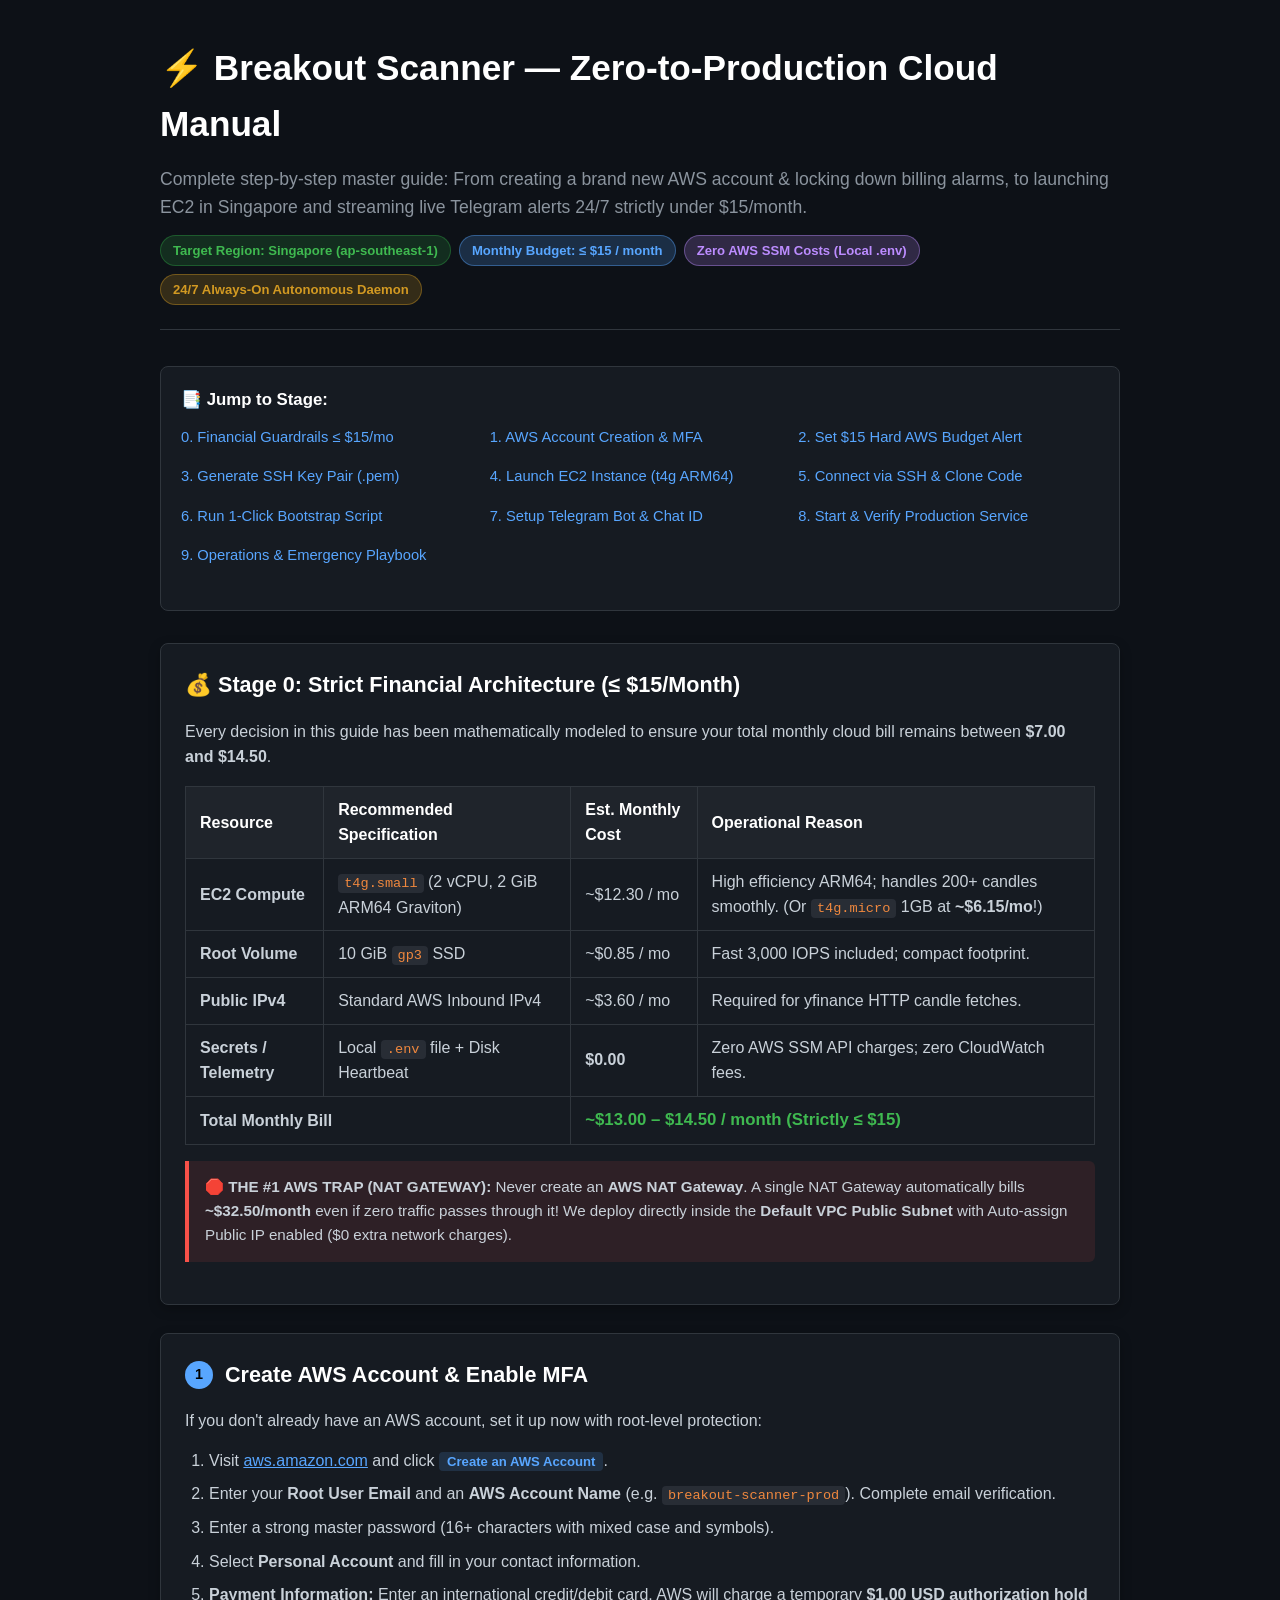
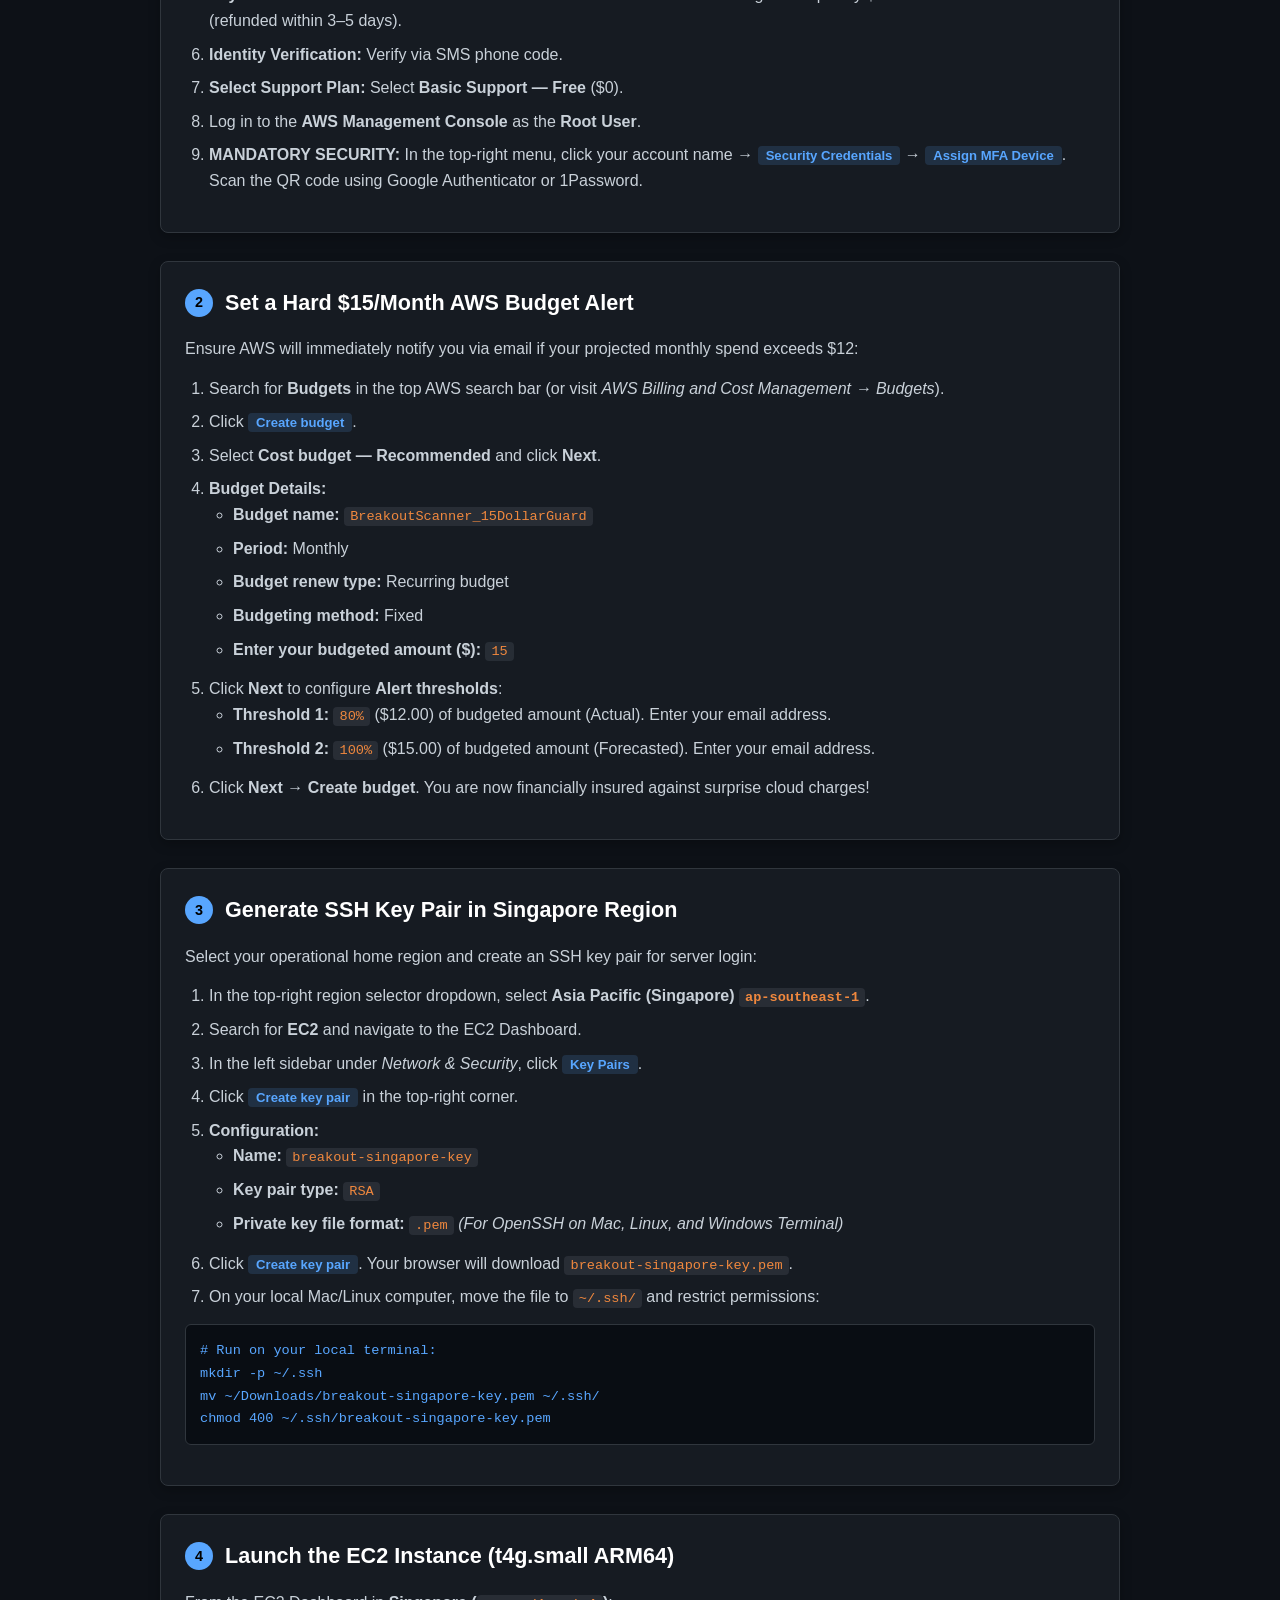
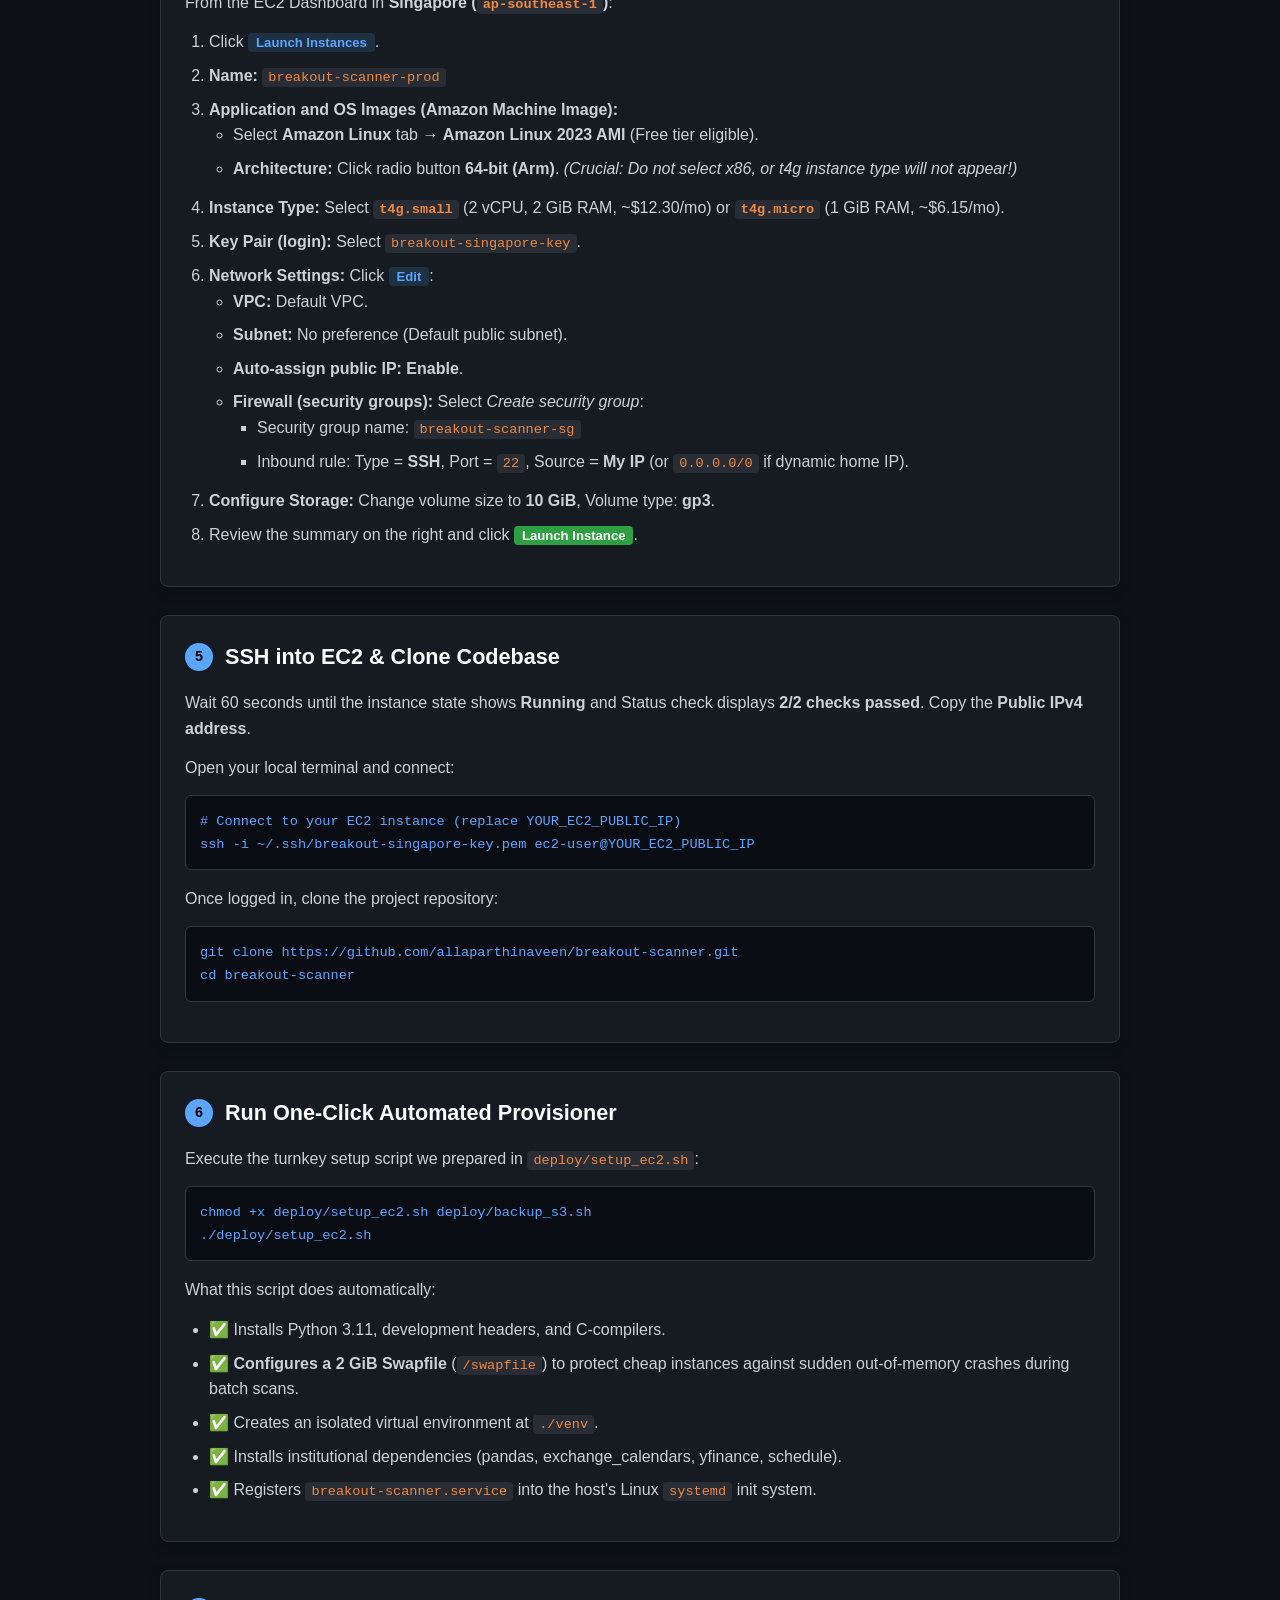
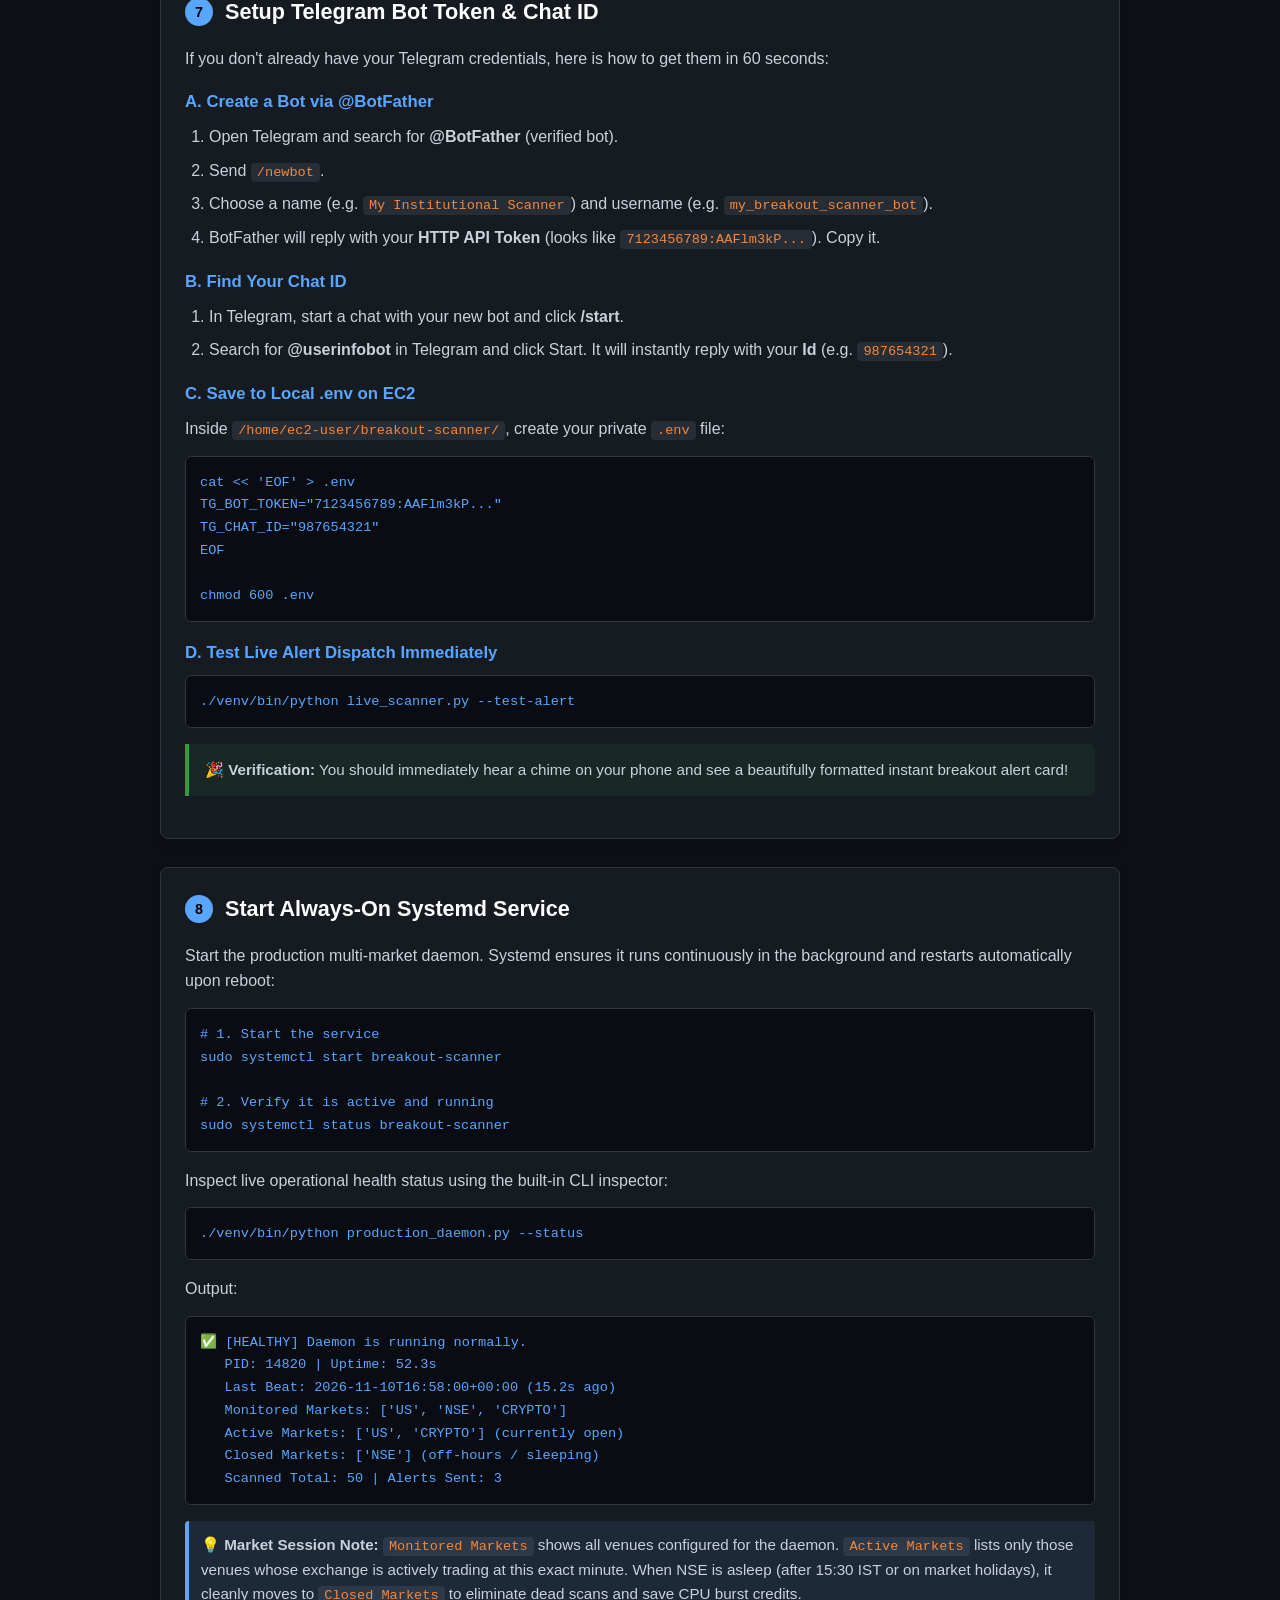
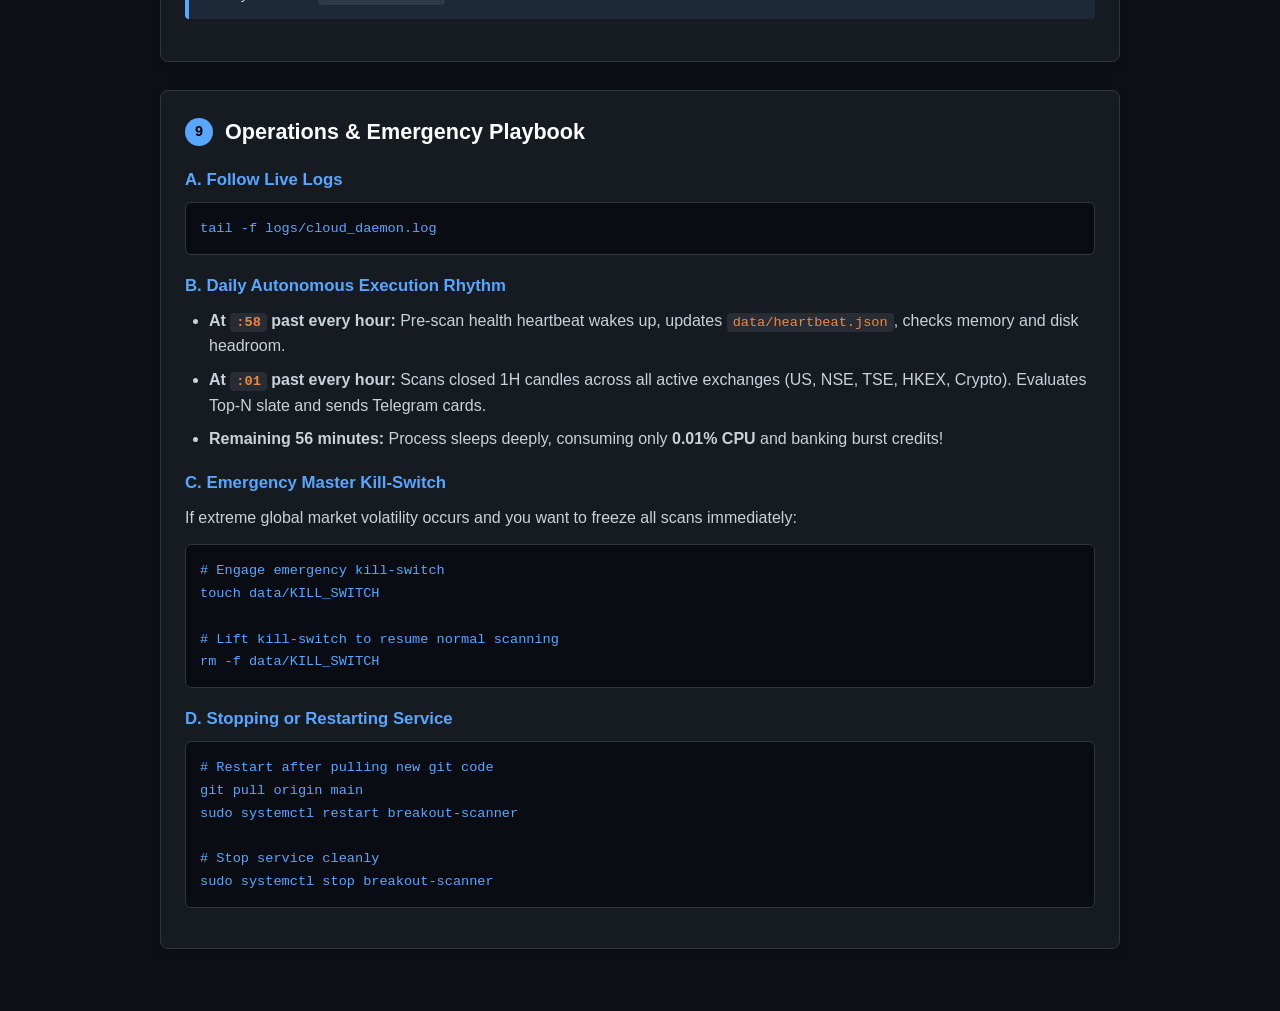
<file: deploy/deployment_manual.html>
<!DOCTYPE html>
<html lang="en">
<head>
    <meta charset="UTF-8">
    <meta name="viewport" content="width=device-width, initial-scale=1.0">
    <title>Breakout Scanner - Zero-to-Production Cloud Deployment Manual</title>
    <style>
        :root {
            --bg: #0d1117;
            --surface: #161b22;
            --surface-hover: #1f242c;
            --surface-border: #30363d;
            --text-main: #c9d1d9;
            --text-muted: #8b949e;
            --accent-green: #2ea043;
            --accent-blue: #58a6ff;
            --accent-purple: #bc8cff;
            --accent-amber: #d29922;
            --accent-red: #f85149;
            --code-bg: #090d13;
        }
        * {
            box-sizing: border-box;
            margin: 0;
            padding: 0;
        }
        body {
            font-family: -apple-system, BlinkMacSystemFont, "Segoe UI", Roboto, Helvetica, Arial, sans-serif;
            background-color: var(--bg);
            color: var(--text-main);
            line-height: 1.6;
            padding: 40px 20px;
        }
        .container {
            max-width: 960px;
            margin: 0 auto;
        }
        header {
            margin-bottom: 36px;
            border-bottom: 1px solid var(--surface-border);
            padding-bottom: 24px;
        }
        h1 {
            color: #ffffff;
            font-size: 2.2rem;
            margin-bottom: 12px;
            display: flex;
            align-items: center;
            gap: 12px;
        }
        .subtitle {
            color: var(--text-muted);
            font-size: 1.1rem;
        }
        .badge-bar {
            margin-top: 14px;
            display: flex;
            gap: 8px;
            flex-wrap: wrap;
        }
        .badge {
            display: inline-block;
            padding: 4px 12px;
            border-radius: 20px;
            font-size: 0.82rem;
            font-weight: 600;
        }
        .badge-green { background: rgba(46, 160, 67, 0.2); color: #3fb950; border: 1px solid rgba(46, 160, 67, 0.4); }
        .badge-blue { background: rgba(88, 166, 255, 0.2); color: var(--accent-blue); border: 1px solid rgba(88, 166, 255, 0.4); }
        .badge-amber { background: rgba(210, 153, 34, 0.2); color: var(--accent-amber); border: 1px solid rgba(210, 153, 34, 0.4); }
        .badge-purple { background: rgba(188, 140, 255, 0.2); color: var(--accent-purple); border: 1px solid rgba(188, 140, 255, 0.4); }

        .toc {
            background: var(--surface);
            border: 1px solid var(--surface-border);
            border-radius: 8px;
            padding: 20px;
            margin-bottom: 32px;
        }
        .toc h3 {
            font-size: 1.05rem;
            color: #ffffff;
            margin-bottom: 12px;
        }
        .toc ul {
            list-style: none;
            display: grid;
            grid-template-columns: repeat(auto-fit, minmax(280px, 1fr));
            gap: 8px;
            padding-left: 0;
        }
        .toc a {
            color: var(--accent-blue);
            text-decoration: none;
            font-size: 0.92rem;
            display: flex;
            align-items: center;
            gap: 6px;
        }
        .toc a:hover {
            text-decoration: underline;
        }

        .card {
            background-color: var(--surface);
            border: 1px solid var(--surface-border);
            border-radius: 8px;
            padding: 24px;
            margin-bottom: 28px;
            box-shadow: 0 4px 12px rgba(0, 0, 0, 0.25);
        }
        .card h2 {
            font-size: 1.35rem;
            color: #ffffff;
            margin-bottom: 16px;
            display: flex;
            align-items: center;
            gap: 12px;
        }
        .card h3 {
            font-size: 1.05rem;
            color: var(--accent-blue);
            margin: 18px 0 8px 0;
        }
        p, ul, ol {
            margin-bottom: 14px;
        }
        ul, ol {
            padding-left: 24px;
        }
        li {
            margin-bottom: 8px;
        }
        pre {
            background-color: var(--code-bg);
            border: 1px solid var(--surface-border);
            border-radius: 6px;
            padding: 14px;
            overflow-x: auto;
            font-family: ui-monospace, SFMono-Regular, "SF Mono", Menlo, Consolas, monospace;
            font-size: 0.88rem;
            color: #58a6ff;
            margin-bottom: 16px;
        }
        code {
            font-family: ui-monospace, SFMono-Regular, "SF Mono", Menlo, Consolas, monospace;
            background-color: rgba(110, 118, 129, 0.2);
            padding: 2px 6px;
            border-radius: 4px;
            font-size: 0.85rem;
            color: #f0883e;
        }
        pre code {
            background: none;
            padding: 0;
            color: inherit;
        }
        .alert {
            border-left: 4px solid var(--accent-amber);
            background-color: rgba(210, 153, 34, 0.1);
            padding: 14px 16px;
            border-radius: 0 6px 6px 0;
            margin-bottom: 18px;
            font-size: 0.95rem;
        }
        .alert-danger {
            border-left-color: var(--accent-red);
            background-color: rgba(248, 81, 73, 0.1);
        }
        .alert-success {
            border-left-color: var(--accent-green);
            background-color: rgba(46, 160, 67, 0.1);
        }
        .cost-table {
            width: 100%;
            border-collapse: collapse;
            margin: 16px 0;
        }
        .cost-table th, .cost-table td {
            border: 1px solid var(--surface-border);
            padding: 10px 14px;
            text-align: left;
        }
        .cost-table th {
            background-color: rgba(255, 255, 255, 0.04);
            color: #ffffff;
            font-weight: 600;
        }
        .step-number {
            display: inline-flex;
            align-items: center;
            justify-content: center;
            width: 28px;
            height: 28px;
            border-radius: 50%;
            background-color: var(--accent-blue);
            color: #000;
            font-weight: bold;
            font-size: 0.9rem;
            flex-shrink: 0;
        }
        .action-chip {
            background: rgba(88, 166, 255, 0.15);
            color: var(--accent-blue);
            padding: 2px 8px;
            border-radius: 4px;
            font-size: 0.82rem;
            font-weight: 600;
        }
    </style>
</head>
<body>
    <div class="container">
        <header>
            <h1>⚡ Breakout Scanner — Zero-to-Production Cloud Manual</h1>
            <p class="subtitle">Complete step-by-step master guide: From creating a brand new AWS account &amp; locking down billing alarms, to launching EC2 in Singapore and streaming live Telegram alerts 24/7 strictly under $15/month.</p>
            <div class="badge-bar">
                <span class="badge badge-green">Target Region: Singapore (ap-southeast-1)</span>
                <span class="badge badge-blue">Monthly Budget: &le; $15 / month</span>
                <span class="badge badge-purple">Zero AWS SSM Costs (Local .env)</span>
                <span class="badge badge-amber">24/7 Always-On Autonomous Daemon</span>
            </div>
        </header>

        <!-- TABLE OF CONTENTS -->
        <div class="toc">
            <h3>📑 Jump to Stage:</h3>
            <ul>
                <li><a href="#stage-0">0. Financial Guardrails &le; $15/mo</a></li>
                <li><a href="#stage-1">1. AWS Account Creation &amp; MFA</a></li>
                <li><a href="#stage-2">2. Set $15 Hard AWS Budget Alert</a></li>
                <li><a href="#stage-3">3. Generate SSH Key Pair (.pem)</a></li>
                <li><a href="#stage-4">4. Launch EC2 Instance (t4g ARM64)</a></li>
                <li><a href="#stage-5">5. Connect via SSH &amp; Clone Code</a></li>
                <li><a href="#stage-6">6. Run 1-Click Bootstrap Script</a></li>
                <li><a href="#stage-7">7. Setup Telegram Bot &amp; Chat ID</a></li>
                <li><a href="#stage-8">8. Start &amp; Verify Production Service</a></li>
                <li><a href="#stage-9">9. Operations &amp; Emergency Playbook</a></li>
            </ul>
        </div>

        <!-- STAGE 0: FINANCIAL ARCHITECTURE -->
        <div class="card" id="stage-0">
            <h2>💰 Stage 0: Strict Financial Architecture (&le; $15/Month)</h2>
            <p>Every decision in this guide has been mathematically modeled to ensure your total monthly cloud bill remains between <strong>$7.00 and $14.50</strong>.</p>
            <table class="cost-table">
                <thead>
                    <tr>
                        <th>Resource</th>
                        <th>Recommended Specification</th>
                        <th>Est. Monthly Cost</th>
                        <th>Operational Reason</th>
                    </tr>
                </thead>
                <tbody>
                    <tr>
                        <td><strong>EC2 Compute</strong></td>
                        <td><code>t4g.small</code> (2 vCPU, 2 GiB ARM64 Graviton)</td>
                        <td>~$12.30 / mo</td>
                        <td>High efficiency ARM64; handles 200+ candles smoothly. (Or <code>t4g.micro</code> 1GB at <strong>~$6.15/mo</strong>!)</td>
                    </tr>
                    <tr>
                        <td><strong>Root Volume</strong></td>
                        <td>10 GiB <code>gp3</code> SSD</td>
                        <td>~$0.85 / mo</td>
                        <td>Fast 3,000 IOPS included; compact footprint.</td>
                    </tr>
                    <tr>
                        <td><strong>Public IPv4</strong></td>
                        <td>Standard AWS Inbound IPv4</td>
                        <td>~$3.60 / mo</td>
                        <td>Required for yfinance HTTP candle fetches.</td>
                    </tr>
                    <tr>
                        <td><strong>Secrets / Telemetry</strong></td>
                        <td>Local <code>.env</code> file + Disk Heartbeat</td>
                        <td><strong>$0.00</strong></td>
                        <td>Zero AWS SSM API charges; zero CloudWatch fees.</td>
                    </tr>
                    <tr>
                        <td colspan="2"><strong>Total Monthly Bill</strong></td>
                        <td colspan="2" style="color: #3fb950; font-weight: bold; font-size: 1.05rem;">~$13.00 – $14.50 / month (Strictly &le; $15)</td>
                    </tr>
                </tbody>
            </table>
            <div class="alert alert-danger">
                <strong>🛑 THE #1 AWS TRAP (NAT GATEWAY):</strong> Never create an <strong>AWS NAT Gateway</strong>. A single NAT Gateway automatically bills <strong>~$32.50/month</strong> even if zero traffic passes through it! We deploy directly inside the <strong>Default VPC Public Subnet</strong> with Auto-assign Public IP enabled ($0 extra network charges).
            </div>
        </div>

        <!-- STAGE 1: AWS ACCOUNT CREATION -->
        <div class="card" id="stage-1">
            <h2><span class="step-number">1</span> Create AWS Account &amp; Enable MFA</h2>
            <p>If you don't already have an AWS account, set it up now with root-level protection:</p>
            <ol>
                <li>Visit <a href="https://aws.amazon.com" target="_blank" style="color: var(--accent-blue);">aws.amazon.com</a> and click <span class="action-chip">Create an AWS Account</span>.</li>
                <li>Enter your <strong>Root User Email</strong> and an <strong>AWS Account Name</strong> (e.g. <code>breakout-scanner-prod</code>). Complete email verification.</li>
                <li>Enter a strong master password (16+ characters with mixed case and symbols).</li>
                <li>Select <strong>Personal Account</strong> and fill in your contact information.</li>
                <li><strong>Payment Information:</strong> Enter an international credit/debit card. AWS will charge a temporary <strong>$1.00 USD authorization hold</strong> (refunded within 3–5 days).</li>
                <li><strong>Identity Verification:</strong> Verify via SMS phone code.</li>
                <li><strong>Select Support Plan:</strong> Select <strong>Basic Support — Free</strong> ($0).</li>
                <li>Log in to the <strong>AWS Management Console</strong> as the <strong>Root User</strong>.</li>
                <li><strong>MANDATORY SECURITY:</strong> In the top-right menu, click your account name &rarr; <span class="action-chip">Security Credentials</span> &rarr; <span class="action-chip">Assign MFA Device</span>. Scan the QR code using Google Authenticator or 1Password.</li>
            </ol>
        </div>

        <!-- STAGE 2: SET HARD BUDGET ALARM -->
        <div class="card" id="stage-2">
            <h2><span class="step-number">2</span> Set a Hard $15/Month AWS Budget Alert</h2>
            <p>Ensure AWS will immediately notify you via email if your projected monthly spend exceeds $12:</p>
            <ol>
                <li>Search for <strong>Budgets</strong> in the top AWS search bar (or visit <em>AWS Billing and Cost Management &rarr; Budgets</em>).</li>
                <li>Click <span class="action-chip">Create budget</span>.</li>
                <li>Select <strong>Cost budget — Recommended</strong> and click <strong>Next</strong>.</li>
                <li><strong>Budget Details:</strong>
                    <ul>
                        <li><strong>Budget name:</strong> <code>BreakoutScanner_15DollarGuard</code></li>
                        <li><strong>Period:</strong> Monthly</li>
                        <li><strong>Budget renew type:</strong> Recurring budget</li>
                        <li><strong>Budgeting method:</strong> Fixed</li>
                        <li><strong>Enter your budgeted amount ($):</strong> <code>15</code></li>
                    </ul>
                </li>
                <li>Click <strong>Next</strong> to configure <strong>Alert thresholds</strong>:
                    <ul>
                        <li><strong>Threshold 1:</strong> <code>80%</code> ($12.00) of budgeted amount (Actual). Enter your email address.</li>
                        <li><strong>Threshold 2:</strong> <code>100%</code> ($15.00) of budgeted amount (Forecasted). Enter your email address.</li>
                    </ul>
                </li>
                <li>Click <strong>Next &rarr; Create budget</strong>. You are now financially insured against surprise cloud charges!</li>
            </ol>
        </div>

        <!-- STAGE 3: GENERATE SSH KEY PAIR -->
        <div class="card" id="stage-3">
            <h2><span class="step-number">3</span> Generate SSH Key Pair in Singapore Region</h2>
            <p>Select your operational home region and create an SSH key pair for server login:</p>
            <ol>
                <li>In the top-right region selector dropdown, select <strong>Asia Pacific (Singapore) <code>ap-southeast-1</code></strong>.</li>
                <li>Search for <strong>EC2</strong> and navigate to the EC2 Dashboard.</li>
                <li>In the left sidebar under <em>Network &amp; Security</em>, click <span class="action-chip">Key Pairs</span>.</li>
                <li>Click <span class="action-chip">Create key pair</span> in the top-right corner.</li>
                <li><strong>Configuration:</strong>
                    <ul>
                        <li><strong>Name:</strong> <code>breakout-singapore-key</code></li>
                        <li><strong>Key pair type:</strong> <code>RSA</code></li>
                        <li><strong>Private key file format:</strong> <code>.pem</code> <em>(For OpenSSH on Mac, Linux, and Windows Terminal)</em></li>
                    </ul>
                </li>
                <li>Click <span class="action-chip">Create key pair</span>. Your browser will download <code>breakout-singapore-key.pem</code>.</li>
                <li>On your local Mac/Linux computer, move the file to <code>~/.ssh/</code> and restrict permissions:</li>
            </ol>
            <pre><code># Run on your local terminal:
mkdir -p ~/.ssh
mv ~/Downloads/breakout-singapore-key.pem ~/.ssh/
chmod 400 ~/.ssh/breakout-singapore-key.pem</code></pre>
        </div>

        <!-- STAGE 4: LAUNCH EC2 INSTANCE -->
        <div class="card" id="stage-4">
            <h2><span class="step-number">4</span> Launch the EC2 Instance (t4g.small ARM64)</h2>
            <p>From the EC2 Dashboard in <strong>Singapore (<code>ap-southeast-1</code>)</strong>:</p>
            <ol>
                <li>Click <span class="action-chip">Launch Instances</span>.</li>
                <li><strong>Name:</strong> <code>breakout-scanner-prod</code></li>
                <li><strong>Application and OS Images (Amazon Machine Image):</strong>
                    <ul>
                        <li>Select <strong>Amazon Linux</strong> tab &rarr; <strong>Amazon Linux 2023 AMI</strong> (Free tier eligible).</li>
                        <li><strong>Architecture:</strong> Click radio button <strong>64-bit (Arm)</strong>. <em>(Crucial: Do not select x86, or t4g instance type will not appear!)</em></li>
                    </ul>
                </li>
                <li><strong>Instance Type:</strong> Select <strong><code>t4g.small</code></strong> (2 vCPU, 2 GiB RAM, ~$12.30/mo) or <strong><code>t4g.micro</code></strong> (1 GiB RAM, ~$6.15/mo).</li>
                <li><strong>Key Pair (login):</strong> Select <code>breakout-singapore-key</code>.</li>
                <li><strong>Network Settings:</strong> Click <span class="action-chip">Edit</span>:
                    <ul>
                        <li><strong>VPC:</strong> Default VPC.</li>
                        <li><strong>Subnet:</strong> No preference (Default public subnet).</li>
                        <li><strong>Auto-assign public IP:</strong> <strong>Enable</strong>.</li>
                        <li><strong>Firewall (security groups):</strong> Select <em>Create security group</em>:
                            <ul>
                                <li>Security group name: <code>breakout-scanner-sg</code></li>
                                <li>Inbound rule: Type = <strong>SSH</strong>, Port = <code>22</code>, Source = <strong>My IP</strong> (or <code>0.0.0.0/0</code> if dynamic home IP).</li>
                            </ul>
                        </li>
                    </ul>
                </li>
                <li><strong>Configure Storage:</strong> Change volume size to <strong>10 GiB</strong>, Volume type: <strong>gp3</strong>.</li>
                <li>Review the summary on the right and click <span class="action-chip" style="background: var(--accent-green); color: #fff;">Launch Instance</span>.</li>
            </ol>
        </div>

        <!-- STAGE 5: SSH & CLONE -->
        <div class="card" id="stage-5">
            <h2><span class="step-number">5</span> SSH into EC2 &amp; Clone Codebase</h2>
            <p>Wait 60 seconds until the instance state shows <strong>Running</strong> and Status check displays <strong>2/2 checks passed</strong>. Copy the <strong>Public IPv4 address</strong>.</p>
            <p>Open your local terminal and connect:</p>
            <pre><code># Connect to your EC2 instance (replace YOUR_EC2_PUBLIC_IP)
ssh -i ~/.ssh/breakout-singapore-key.pem ec2-user@YOUR_EC2_PUBLIC_IP</code></pre>
            <p>Once logged in, clone the project repository:</p>
            <pre><code>git clone https://github.com/allaparthinaveen/breakout-scanner.git
cd breakout-scanner</code></pre>
        </div>

        <!-- STAGE 6: RUN BOOTSTRAP SCRIPT -->
        <div class="card" id="stage-6">
            <h2><span class="step-number">6</span> Run One-Click Automated Provisioner</h2>
            <p>Execute the turnkey setup script we prepared in <code>deploy/setup_ec2.sh</code>:</p>
            <pre><code>chmod +x deploy/setup_ec2.sh deploy/backup_s3.sh
./deploy/setup_ec2.sh</code></pre>
            <p>What this script does automatically:</p>
            <ul>
                <li>✅ Installs Python 3.11, development headers, and C-compilers.</li>
                <li>✅ <strong>Configures a 2 GiB Swapfile</strong> (<code>/swapfile</code>) to protect cheap instances against sudden out-of-memory crashes during batch scans.</li>
                <li>✅ Creates an isolated virtual environment at <code>./venv</code>.</li>
                <li>✅ Installs institutional dependencies (pandas, exchange_calendars, yfinance, schedule).</li>
                <li>✅ Registers <code>breakout-scanner.service</code> into the host's Linux <code>systemd</code> init system.</li>
            </ul>
        </div>

        <!-- STAGE 7: TELEGRAM SECRETS SETUP -->
        <div class="card" id="stage-7">
            <h2><span class="step-number">7</span> Setup Telegram Bot Token &amp; Chat ID</h2>
            <p>If you don't already have your Telegram credentials, here is how to get them in 60 seconds:</p>

            <h3>A. Create a Bot via @BotFather</h3>
            <ol>
                <li>Open Telegram and search for <strong>@BotFather</strong> (verified bot).</li>
                <li>Send <code>/newbot</code>.</li>
                <li>Choose a name (e.g. <code>My Institutional Scanner</code>) and username (e.g. <code>my_breakout_scanner_bot</code>).</li>
                <li>BotFather will reply with your <strong>HTTP API Token</strong> (looks like <code>7123456789:AAFlm3kP...</code>). Copy it.</li>
            </ol>

            <h3>B. Find Your Chat ID</h3>
            <ol>
                <li>In Telegram, start a chat with your new bot and click <strong>/start</strong>.</li>
                <li>Search for <strong>@userinfobot</strong> in Telegram and click Start. It will instantly reply with your <strong>Id</strong> (e.g. <code>987654321</code>).</li>
            </ol>

            <h3>C. Save to Local .env on EC2</h3>
            <p>Inside <code>/home/ec2-user/breakout-scanner/</code>, create your private <code>.env</code> file:</p>
            <pre><code>cat &lt;&lt; 'EOF' &gt; .env
TG_BOT_TOKEN="7123456789:AAFlm3kP..."
TG_CHAT_ID="987654321"
EOF

chmod 600 .env</code></pre>

            <h3>D. Test Live Alert Dispatch Immediately</h3>
            <pre><code>./venv/bin/python live_scanner.py --test-alert</code></pre>
            <div class="alert alert-success">
                <strong>🎉 Verification:</strong> You should immediately hear a chime on your phone and see a beautifully formatted instant breakout alert card!
            </div>
        </div>

        <!-- STAGE 8: START SERVICE -->
        <div class="card" id="stage-8">
            <h2><span class="step-number">8</span> Start Always-On Systemd Service</h2>
            <p>Start the production multi-market daemon. Systemd ensures it runs continuously in the background and restarts automatically upon reboot:</p>
            <pre><code># 1. Start the service
sudo systemctl start breakout-scanner

# 2. Verify it is active and running
sudo systemctl status breakout-scanner</code></pre>

            <p>Inspect live operational health status using the built-in CLI inspector:</p>
            <pre><code>./venv/bin/python production_daemon.py --status</code></pre>
            <p>Output:</p>
            <pre><code>✅ [HEALTHY] Daemon is running normally.
   PID: 14820 | Uptime: 52.3s
   Last Beat: 2026-11-10T16:58:00+00:00 (15.2s ago)
   Monitored Markets: ['US', 'NSE', 'CRYPTO']
   Active Markets: ['US', 'CRYPTO'] (currently open)
   Closed Markets: ['NSE'] (off-hours / sleeping)
   Scanned Total: 50 | Alerts Sent: 3</code></pre>
            <div class="alert alert-info" style="margin-top: 10px; padding: 12px; background: rgba(88, 166, 255, 0.1); border-left: 4px solid var(--accent-blue); border-radius: 4px;">
                <strong>💡 Market Session Note:</strong> <code>Monitored Markets</code> shows all venues configured for the daemon. <code>Active Markets</code> lists only those venues whose exchange is actively trading at this exact minute. When NSE is asleep (after 15:30 IST or on market holidays), it cleanly moves to <code>Closed Markets</code> to eliminate dead scans and save CPU burst credits.
            </div>
        </div>

        <!-- STAGE 9: OPERATIONS & EMERGENCY PLAYBOOK -->
        <div class="card" id="stage-9">
            <h2><span class="step-number">9</span> Operations &amp; Emergency Playbook</h2>
            <h3>A. Follow Live Logs</h3>
            <pre><code>tail -f logs/cloud_daemon.log</code></pre>

            <h3>B. Daily Autonomous Execution Rhythm</h3>
            <ul>
                <li><strong>At <code>:58</code> past every hour:</strong> Pre-scan health heartbeat wakes up, updates <code>data/heartbeat.json</code>, checks memory and disk headroom.</li>
                <li><strong>At <code>:01</code> past every hour:</strong> Scans closed 1H candles across all active exchanges (US, NSE, TSE, HKEX, Crypto). Evaluates Top-N slate and sends Telegram cards.</li>
                <li><strong>Remaining 56 minutes:</strong> Process sleeps deeply, consuming only <strong>0.01% CPU</strong> and banking burst credits!</li>
            </ul>

            <h3>C. Emergency Master Kill-Switch</h3>
            <p>If extreme global market volatility occurs and you want to freeze all scans immediately:</p>
            <pre><code># Engage emergency kill-switch
touch data/KILL_SWITCH

# Lift kill-switch to resume normal scanning
rm -f data/KILL_SWITCH</code></pre>

            <h3>D. Stopping or Restarting Service</h3>
            <pre><code># Restart after pulling new git code
git pull origin main
sudo systemctl restart breakout-scanner

# Stop service cleanly
sudo systemctl stop breakout-scanner</code></pre>
        </div>
    </div>
</body>
</html>
</file>
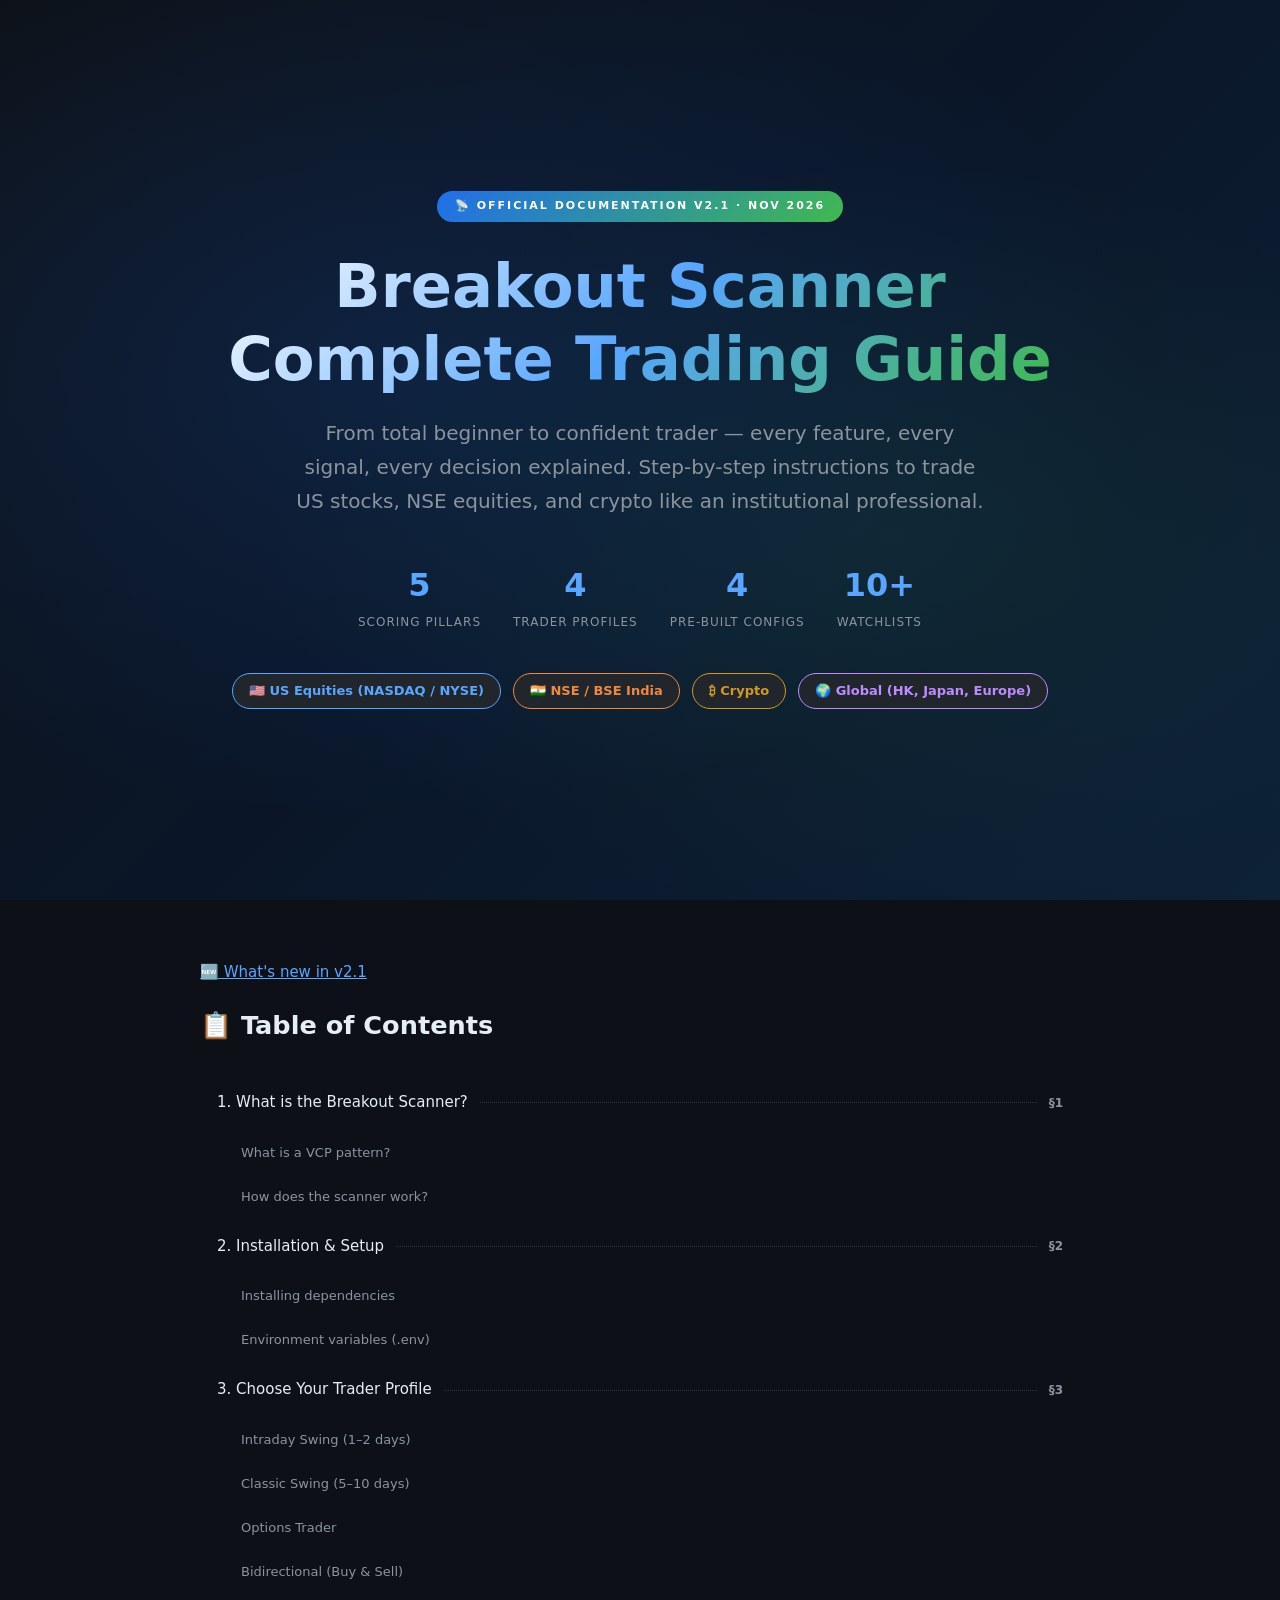
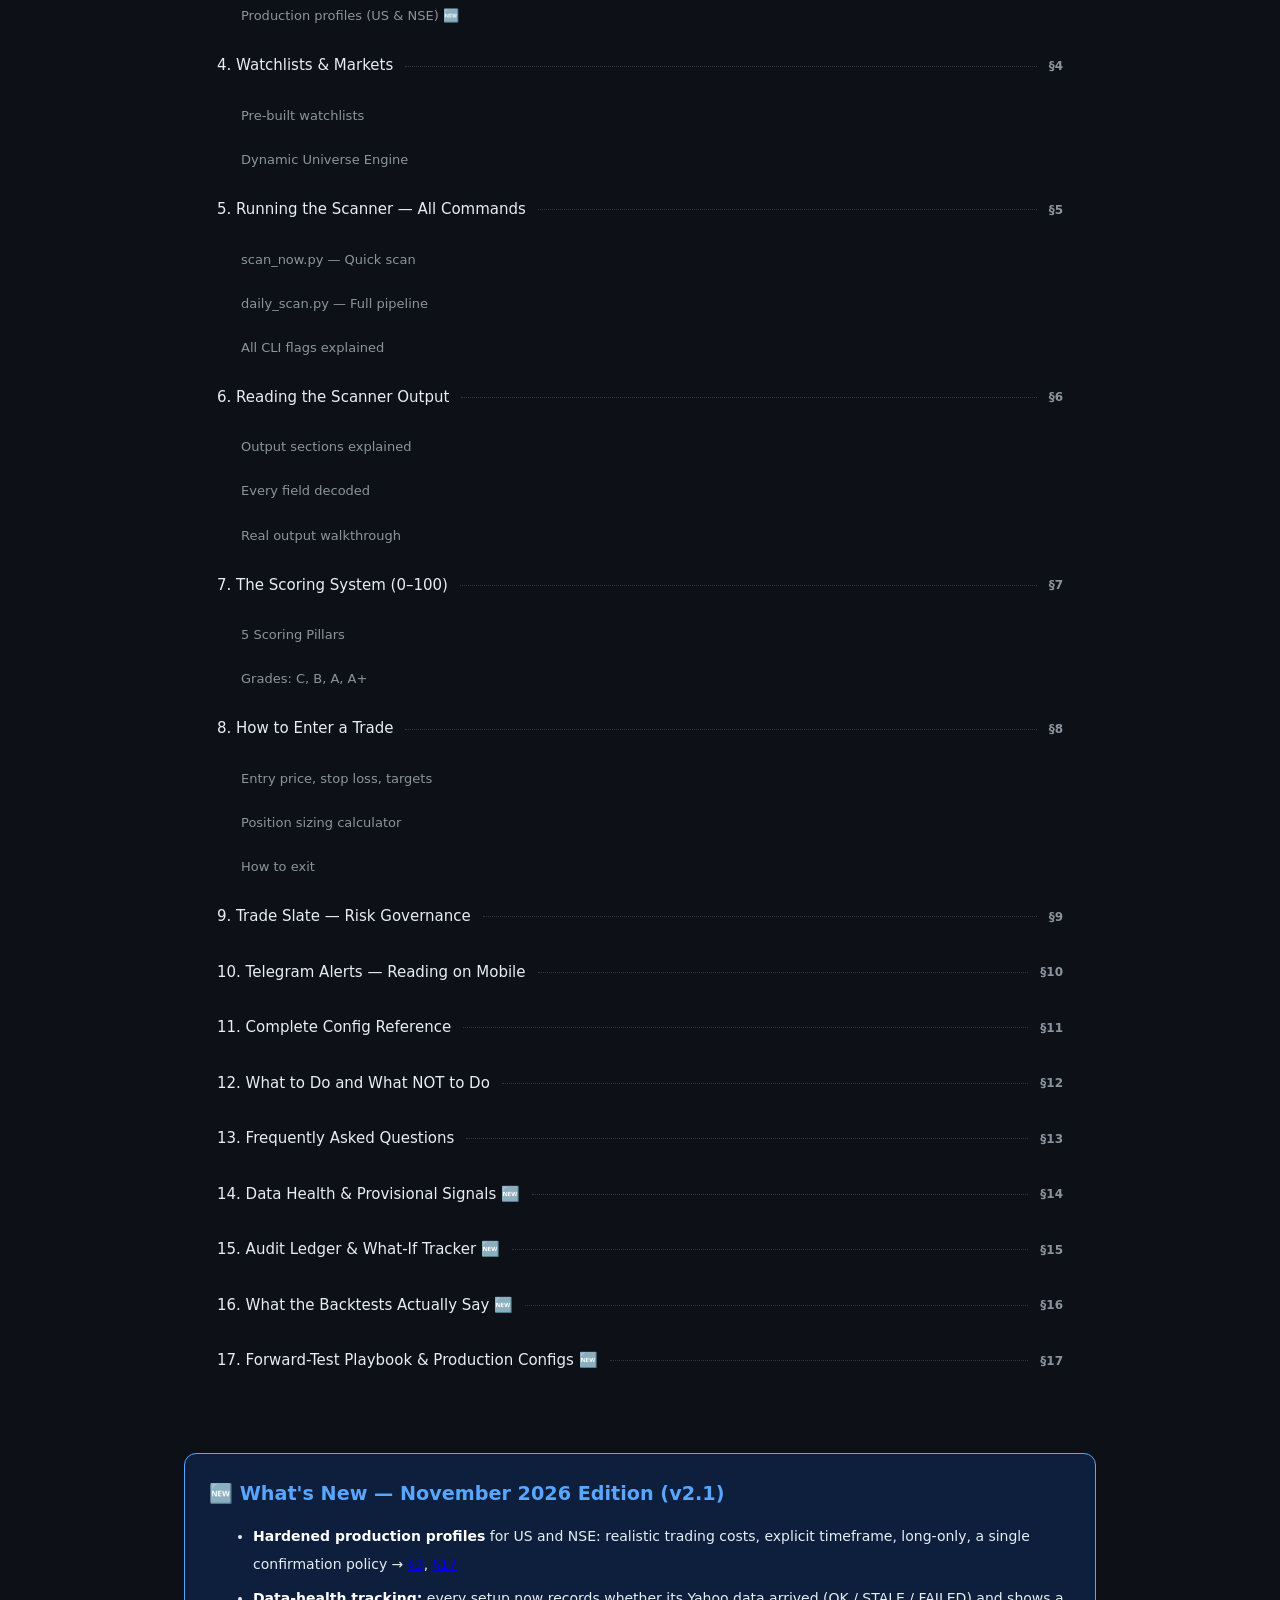
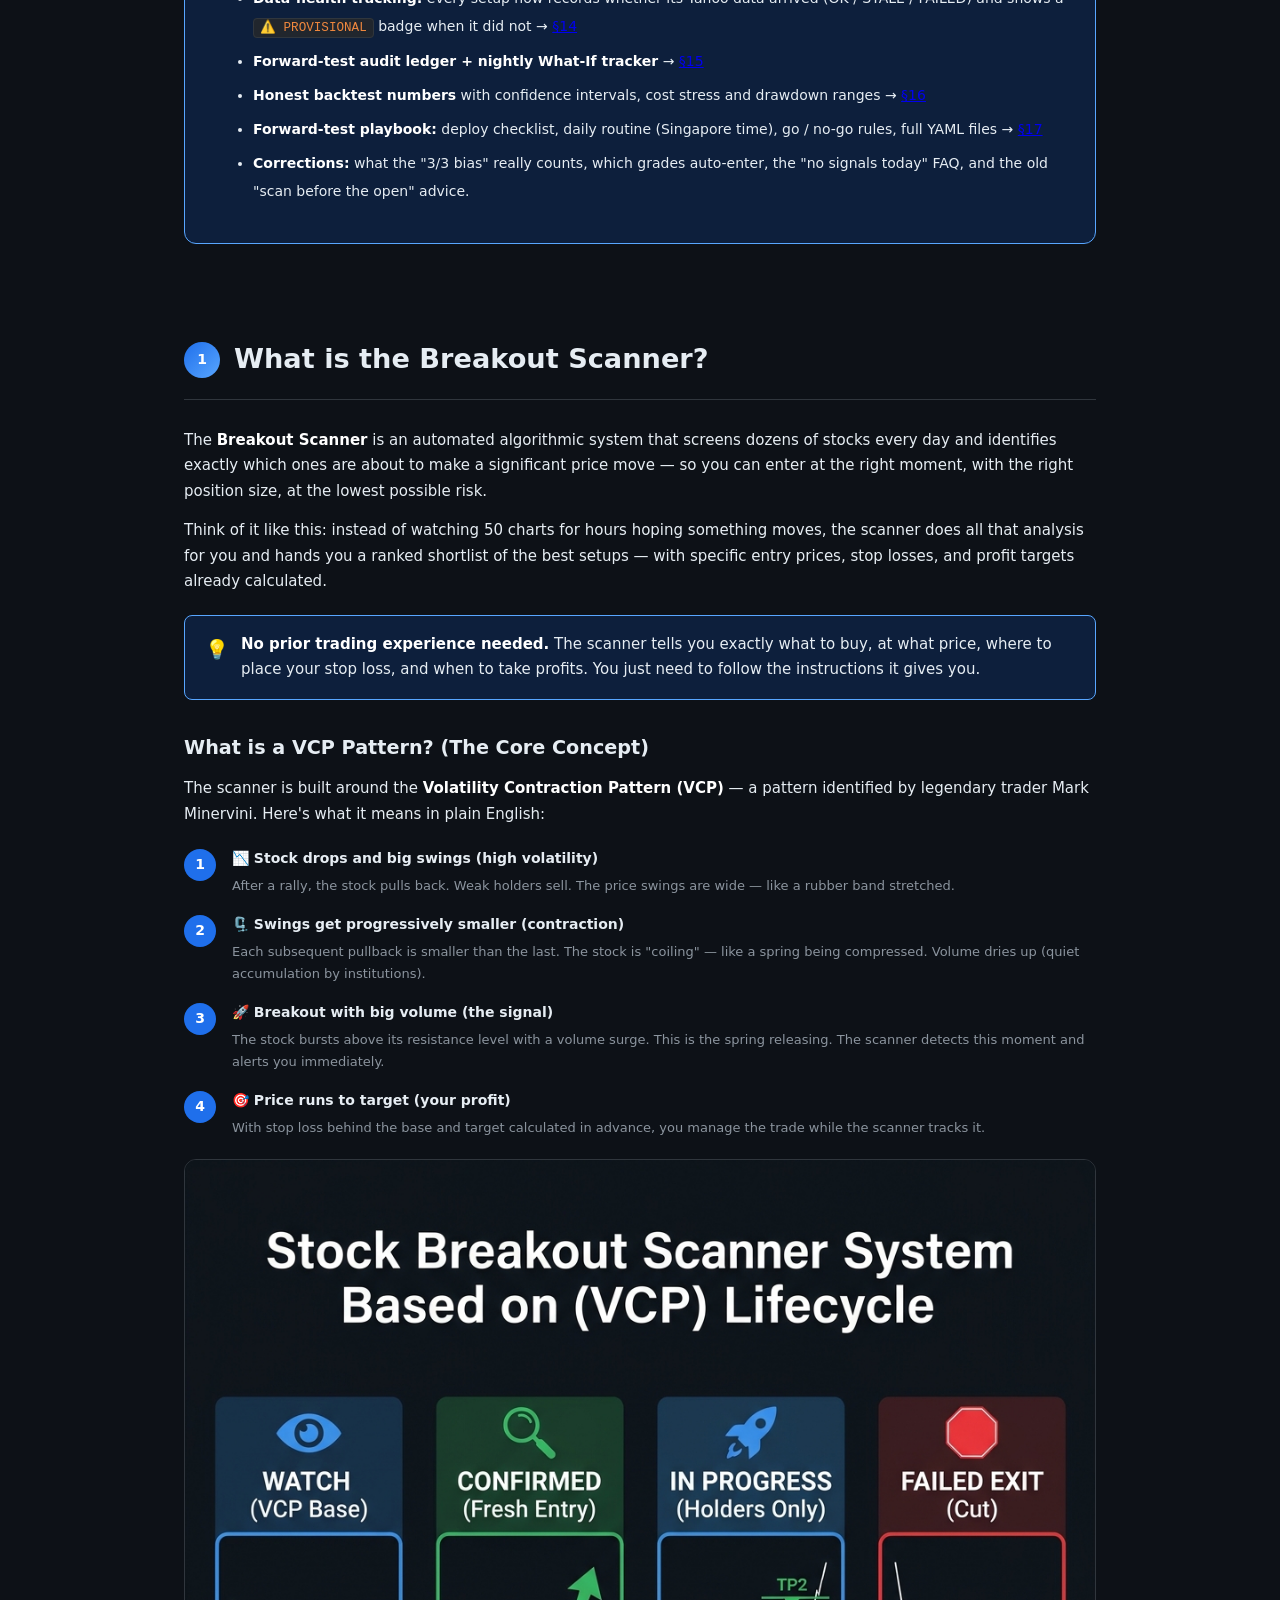
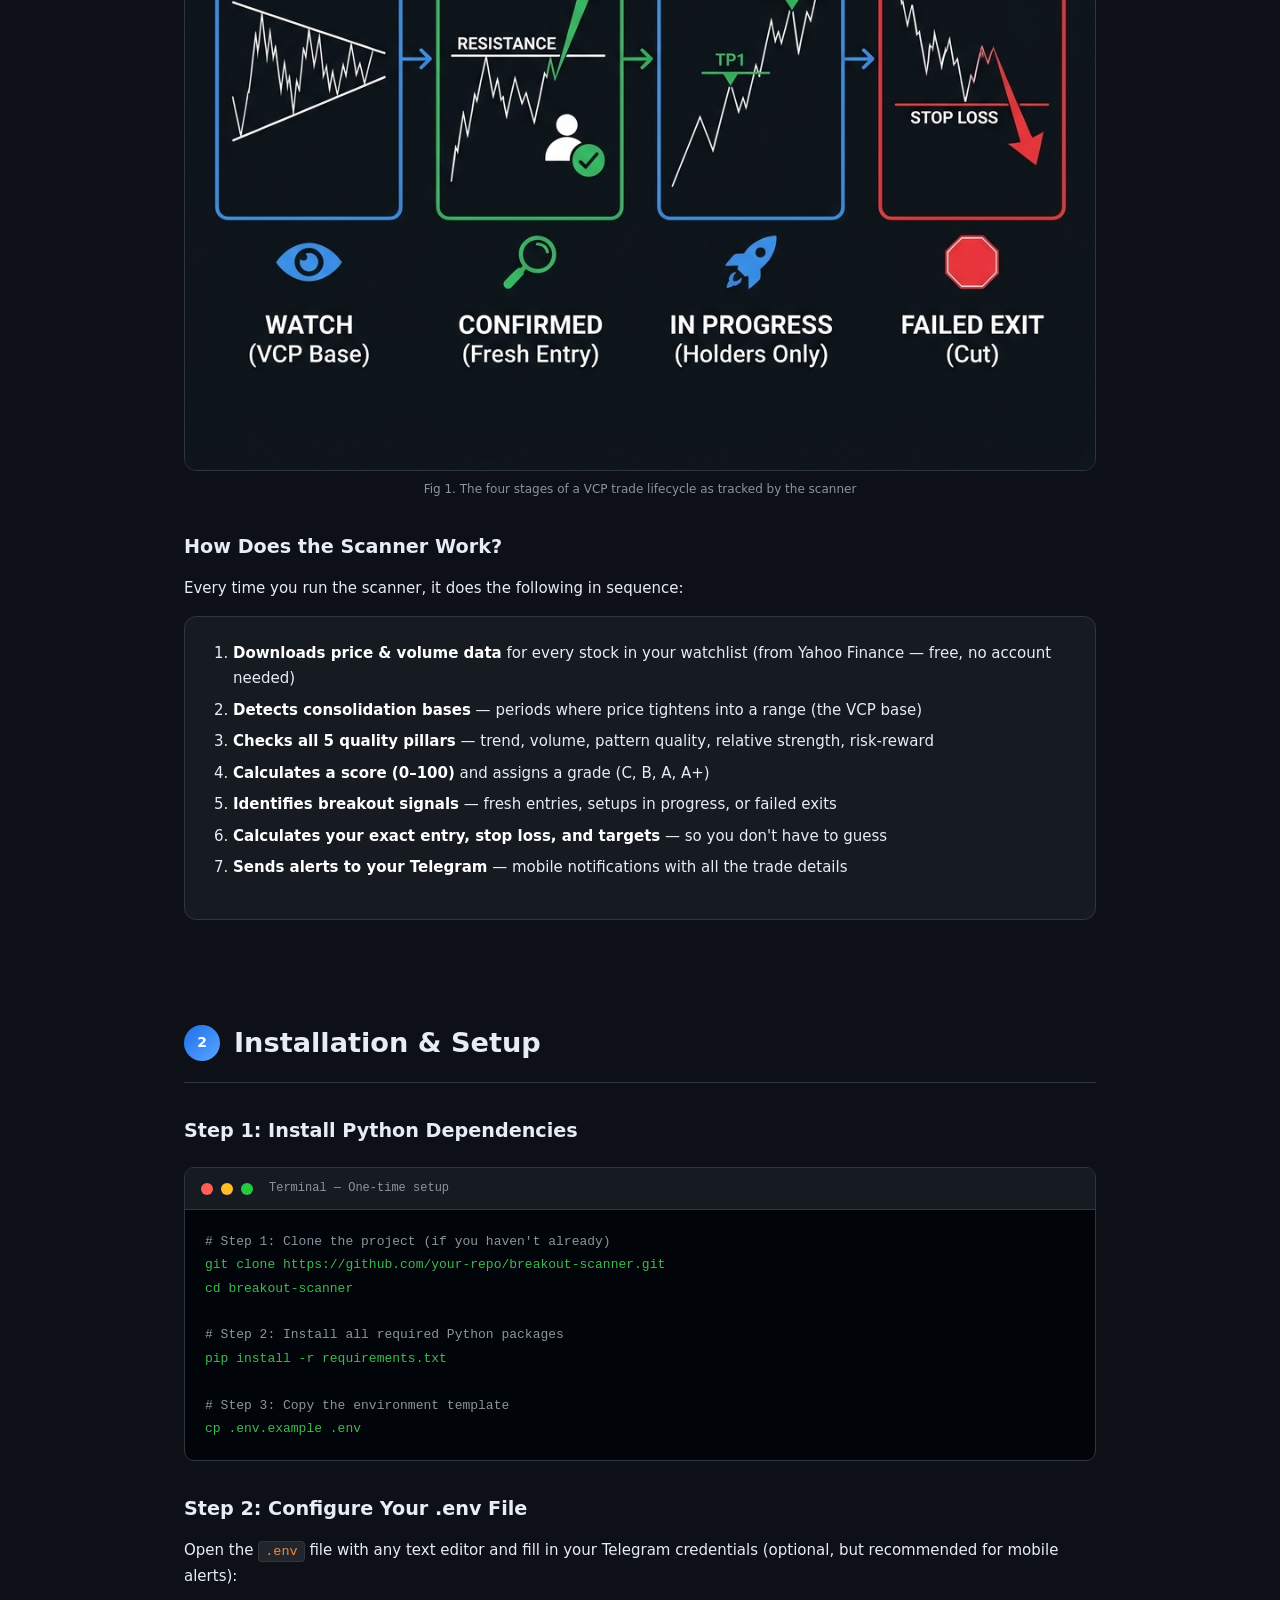
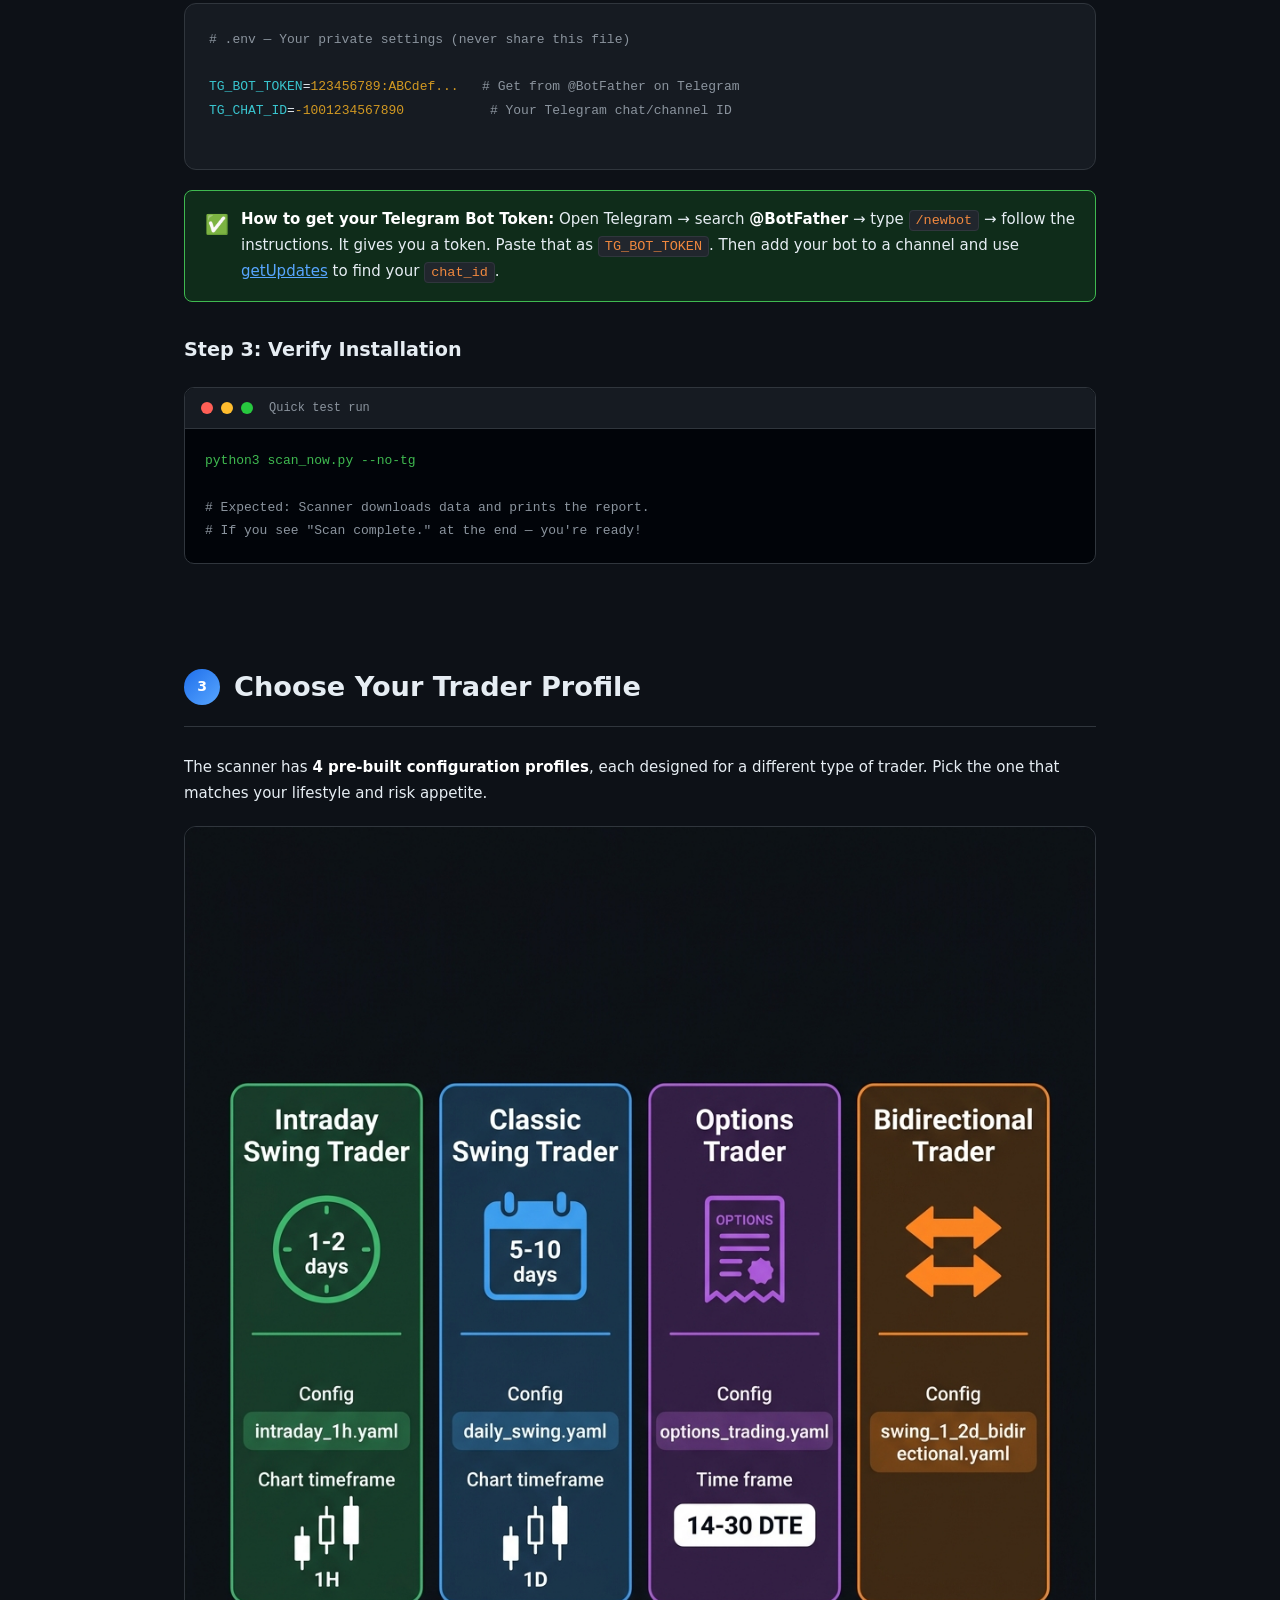
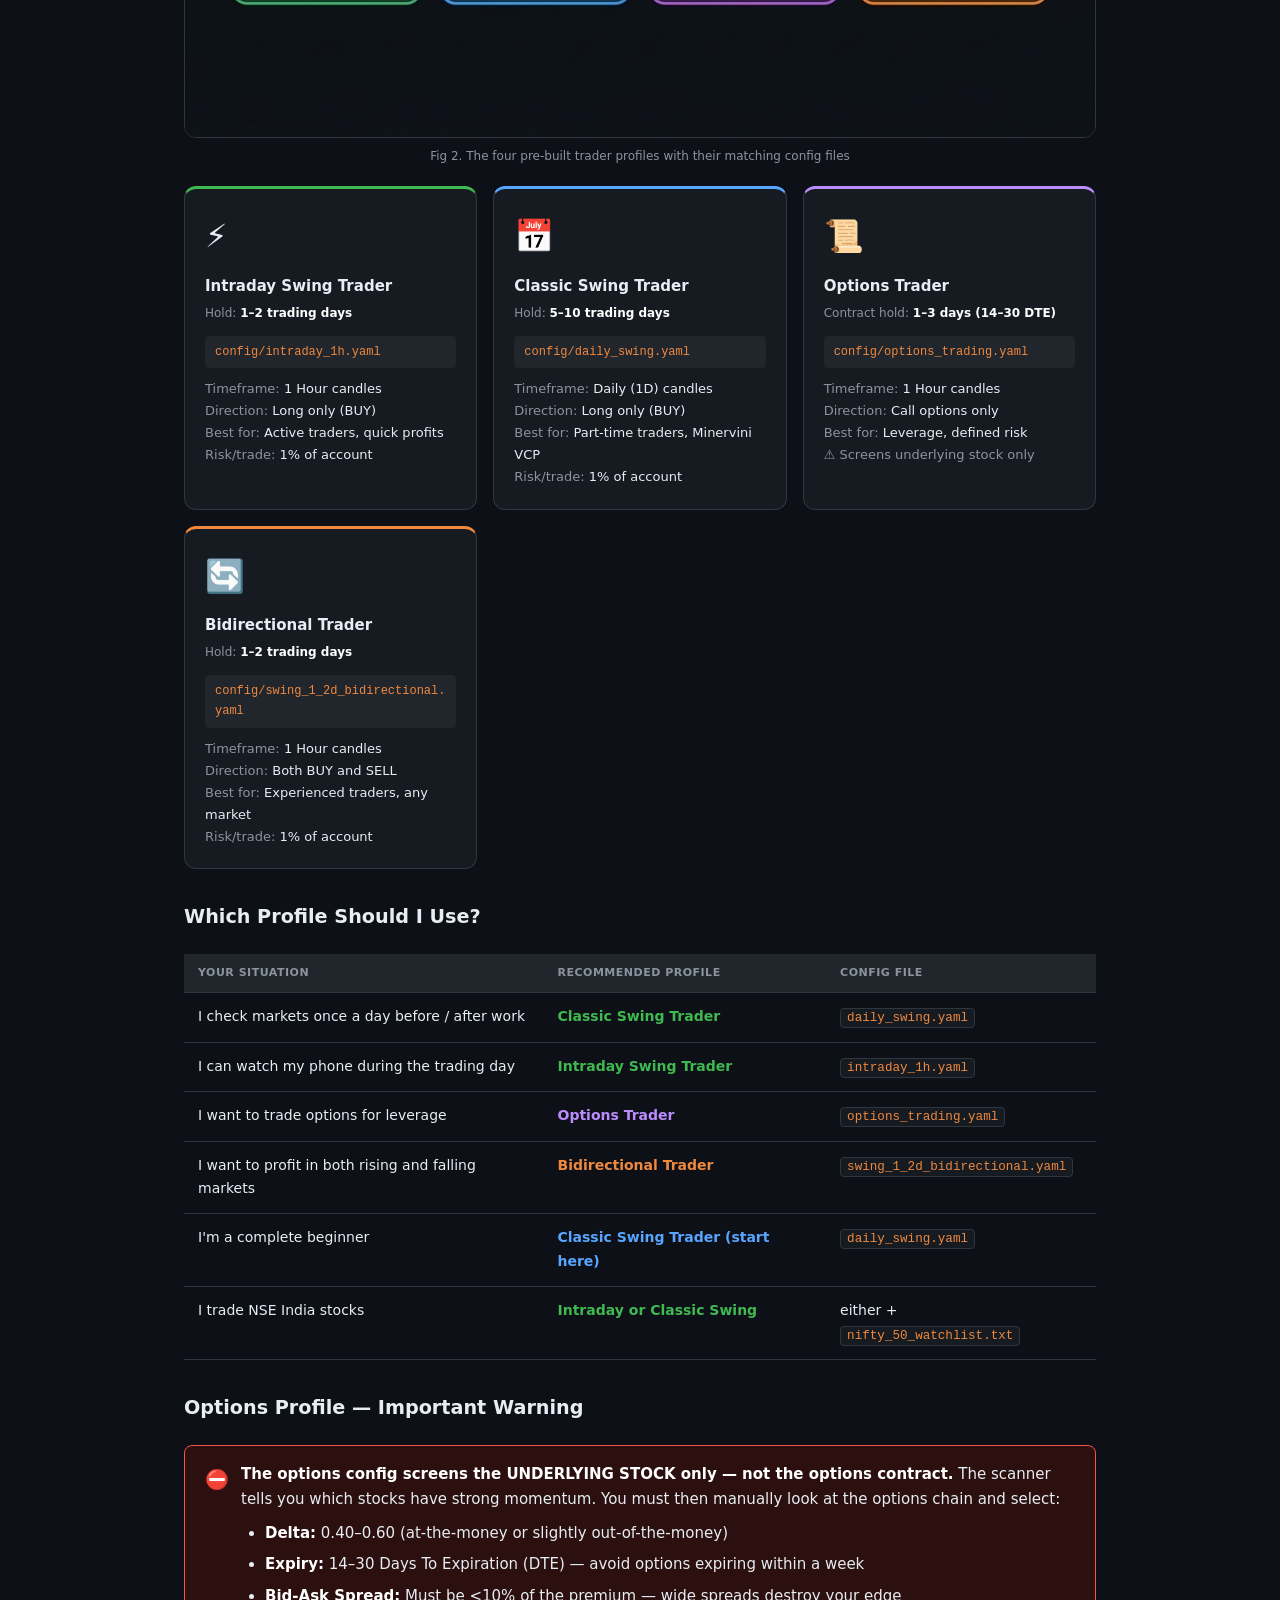
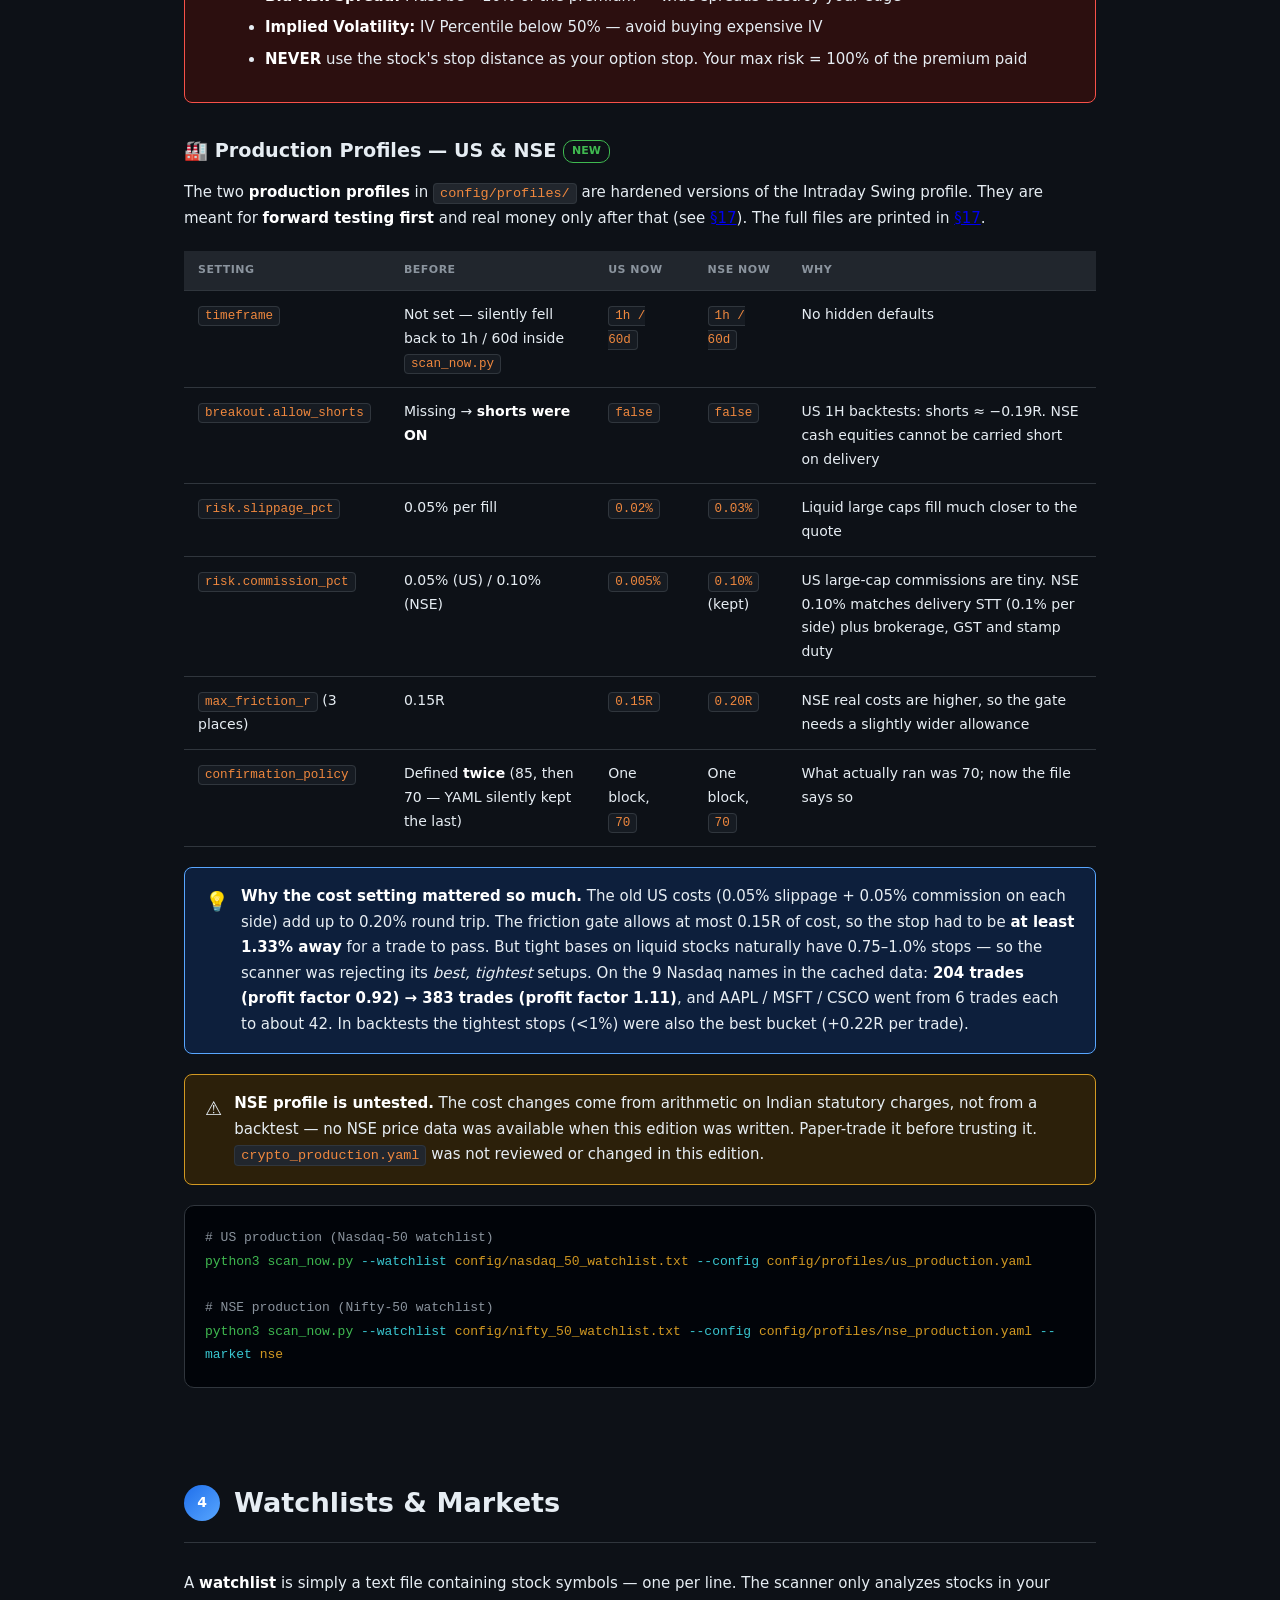
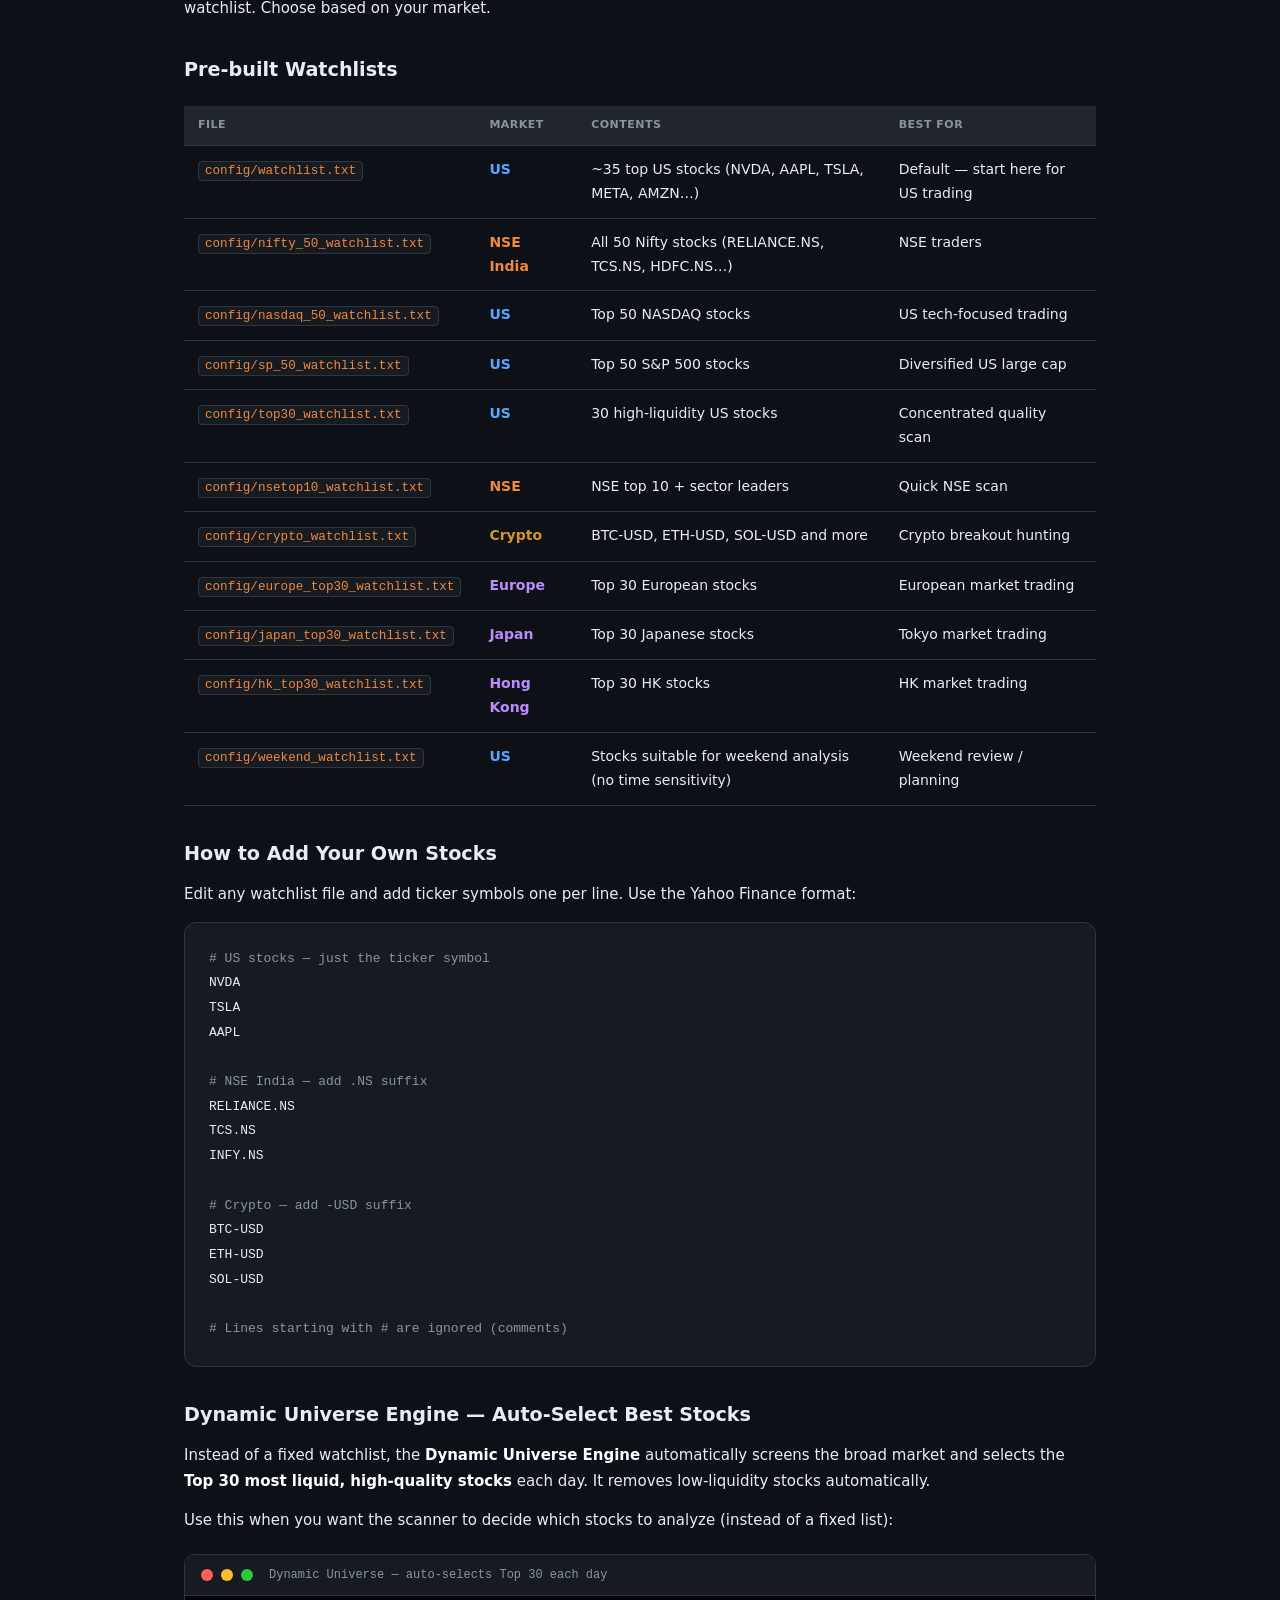
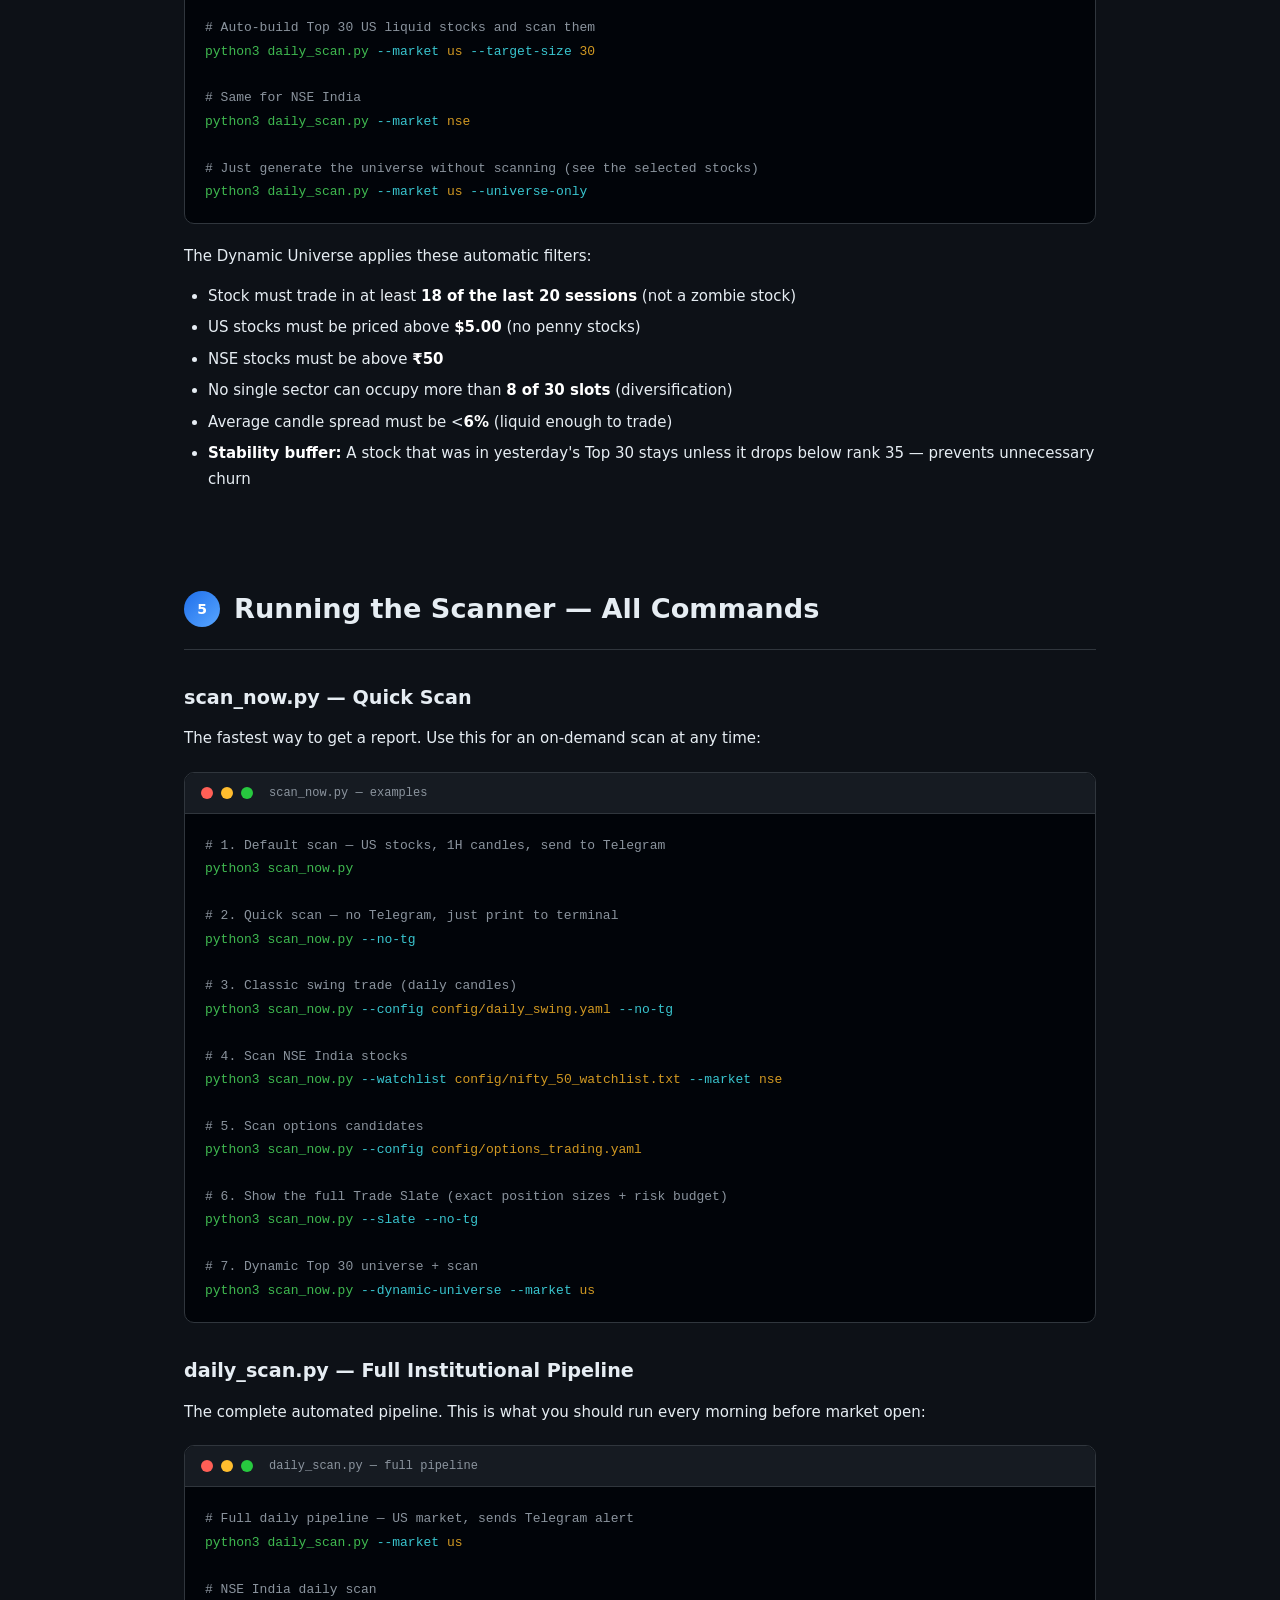
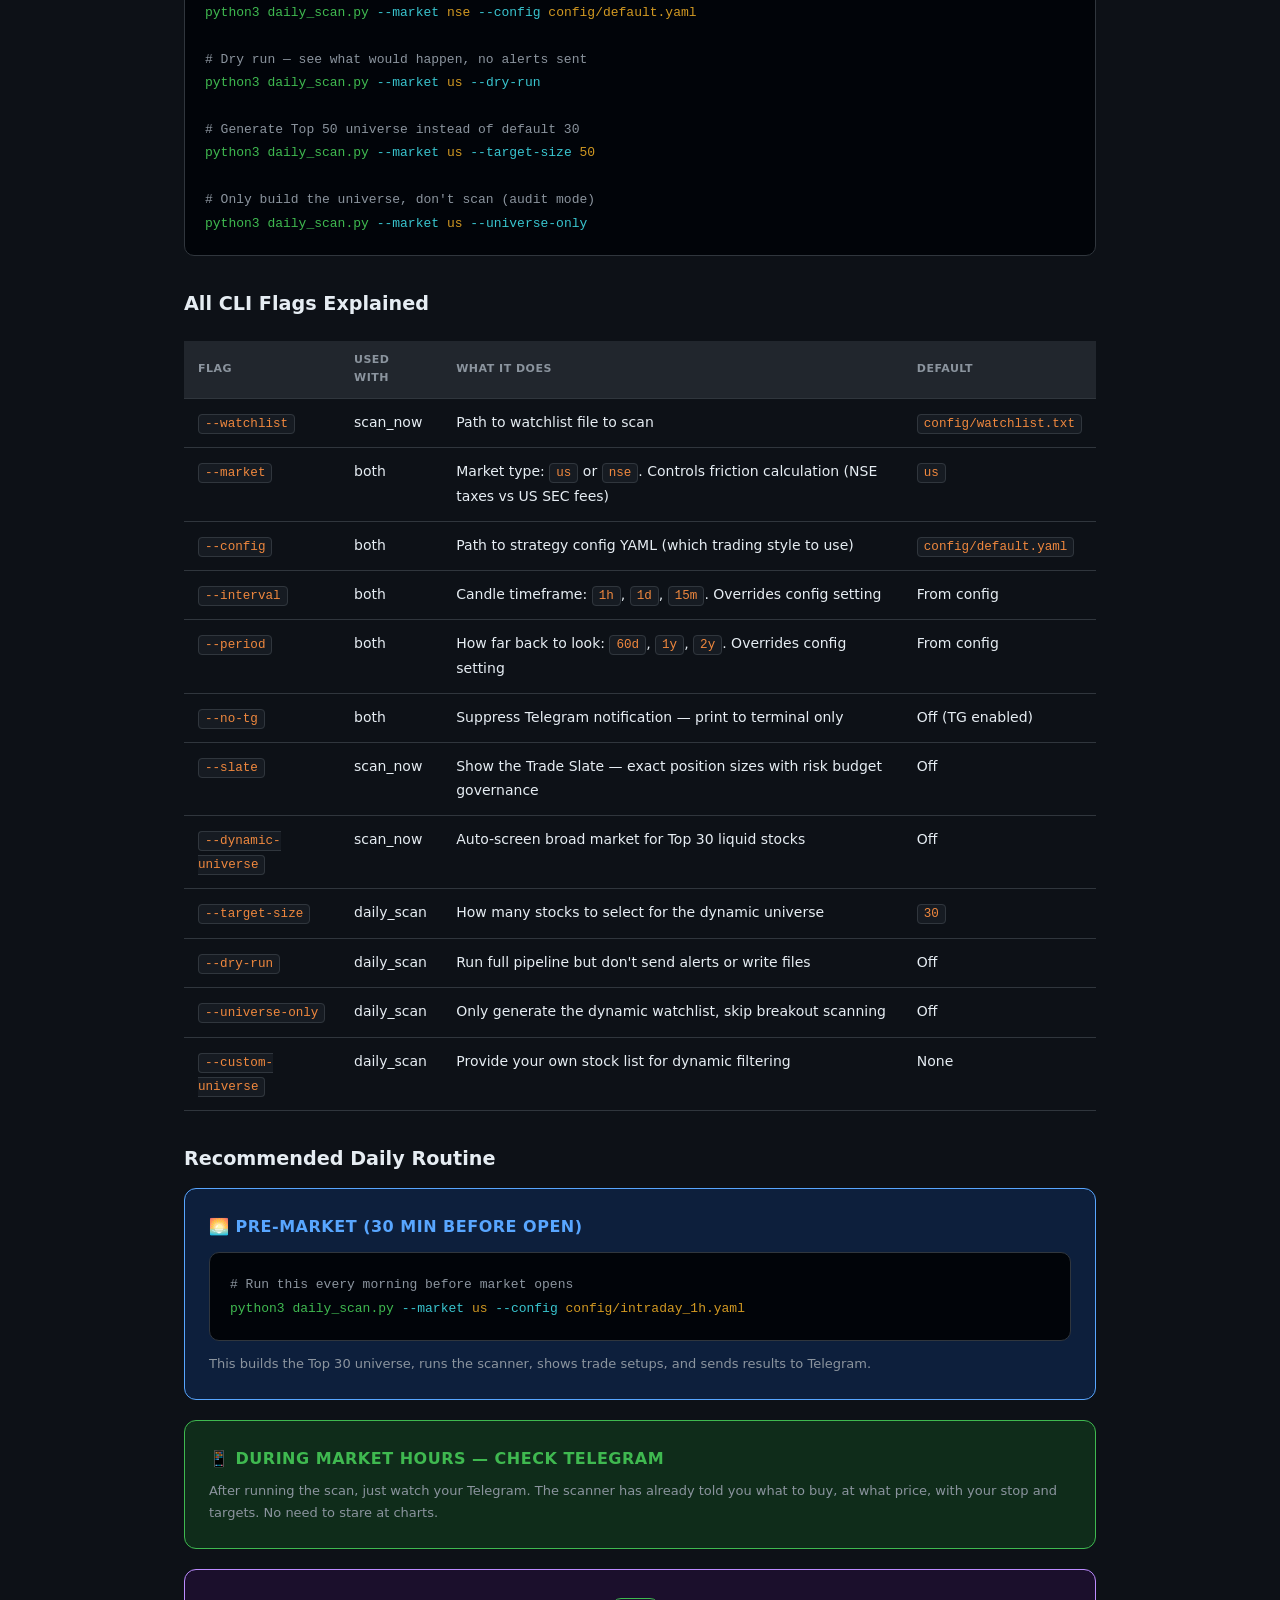
<file: docs/beginner_guide.html>
<!DOCTYPE html>
<html lang="en">
<head>
  <meta charset="UTF-8">
  <meta name="viewport" content="width=device-width, initial-scale=1.0">
  <title>Breakout Scanner — Complete Beginner's Guide to Trading Like a Pro</title>
  <style>
    /* ===================== PRINT & SCREEN RESET ===================== */
    *, *::before, *::after { box-sizing: border-box; margin: 0; padding: 0; }

    :root {
      --bg:        #0d1117;
      --bg2:       #161b22;
      --bg3:       #21262d;
      --border:    #30363d;
      --text:      #e6edf3;
      --muted:     #8b949e;
      --green:     #3fb950;
      --green-bg:  #0f2c1a;
      --red:       #f85149;
      --red-bg:    #2c0f0f;
      --blue:      #58a6ff;
      --blue-bg:   #0d1f3c;
      --yellow:    #d29922;
      --yellow-bg: #2c200a;
      --purple:    #bc8cff;
      --purple-bg: #1b0f2c;
      --orange:    #f0883e;
      --cyan:      #39c5cf;
      --gold:      #ffd700;
      --accent:    #1f6feb;
      --radius:    8px;
    }

    html { scroll-behavior: smooth; }

    body {
      font-family: 'Segoe UI', system-ui, -apple-system, sans-serif;
      background: var(--bg);
      color: var(--text);
      line-height: 1.7;
      font-size: 15px;
    }

    /* ===================== COVER PAGE ===================== */
    .cover {
      background: linear-gradient(135deg, #0d1117 0%, #0a1628 50%, #0d2137 100%);
      min-height: 100vh;
      display: flex;
      flex-direction: column;
      align-items: center;
      justify-content: center;
      text-align: center;
      padding: 60px 40px;
      position: relative;
      overflow: hidden;
      page-break-after: always;
    }
    .cover::before {
      content: '';
      position: absolute;
      inset: 0;
      background: radial-gradient(ellipse at 30% 40%, rgba(31,111,235,0.15) 0%, transparent 60%),
                  radial-gradient(ellipse at 70% 60%, rgba(63,185,80,0.08) 0%, transparent 50%);
    }
    .cover-badge {
      background: linear-gradient(135deg, var(--accent), var(--green));
      color: white;
      font-size: 11px;
      font-weight: 700;
      letter-spacing: 2px;
      text-transform: uppercase;
      padding: 6px 18px;
      border-radius: 20px;
      margin-bottom: 28px;
      position: relative;
    }
    .cover h1 {
      font-size: clamp(2.2rem, 5vw, 3.8rem);
      font-weight: 800;
      line-height: 1.2;
      background: linear-gradient(135deg, #ffffff 0%, #58a6ff 50%, #3fb950 100%);
      -webkit-background-clip: text;
      -webkit-text-fill-color: transparent;
      background-clip: text;
      margin-bottom: 20px;
      position: relative;
    }
    .cover-subtitle {
      font-size: 1.25rem;
      color: var(--muted);
      max-width: 700px;
      margin-bottom: 40px;
      position: relative;
    }
    .cover-meta {
      display: flex;
      gap: 32px;
      flex-wrap: wrap;
      justify-content: center;
      position: relative;
    }
    .cover-meta-item {
      text-align: center;
    }
    .cover-meta-item .num { font-size: 2rem; font-weight: 700; color: var(--blue); }
    .cover-meta-item .label { font-size: 12px; color: var(--muted); text-transform: uppercase; letter-spacing: 1px; }
    .cover-markets {
      display: flex; gap: 12px; flex-wrap: wrap; justify-content: center;
      margin-top: 40px; position: relative;
    }
    .market-chip {
      background: var(--bg3); border: 1px solid var(--border);
      border-radius: 20px; padding: 6px 16px; font-size: 13px; font-weight: 600;
    }
    .market-chip.us { border-color: var(--blue); color: var(--blue); }
    .market-chip.nse { border-color: var(--orange); color: var(--orange); }
    .market-chip.crypto { border-color: var(--yellow); color: var(--yellow); }
    .market-chip.global { border-color: var(--purple); color: var(--purple); }

    /* ===================== LAYOUT ===================== */
    .container { max-width: 960px; margin: 0 auto; padding: 0 24px 80px; }

    /* ===================== TOC ===================== */
    .toc-page {
      padding: 60px 40px;
      max-width: 960px; margin: 0 auto;
      page-break-after: always;
    }
    .toc-title { font-size: 1.6rem; font-weight: 700; margin-bottom: 32px; color: var(--text); }
    .toc-section { margin-bottom: 8px; }
    .toc-section a {
      display: flex; justify-content: space-between; align-items: center;
      text-decoration: none; color: var(--text);
      padding: 10px 16px; border-radius: var(--radius);
      border: 1px solid transparent;
      transition: all 0.2s;
    }
    .toc-section a:hover { background: var(--bg2); border-color: var(--border); color: var(--blue); }
    .toc-section a .dots { flex: 1; border-bottom: 1px dotted var(--border); margin: 0 12px; }
    .toc-num { font-size: 12px; color: var(--muted); font-weight: 600; }
    .toc-sub { padding-left: 24px; }
    .toc-sub a { font-size: 13px; color: var(--muted); padding: 6px 16px; }

    /* ===================== SECTIONS ===================== */
    .section { padding: 64px 0 32px; page-break-inside: avoid; }
    .section-header {
      display: flex; align-items: center; gap: 14px;
      margin-bottom: 28px; padding-bottom: 16px;
      border-bottom: 1px solid var(--border);
    }
    .section-num {
      background: linear-gradient(135deg, var(--accent), var(--blue));
      color: white; font-size: 14px; font-weight: 700;
      width: 36px; height: 36px; border-radius: 50%;
      display: flex; align-items: center; justify-content: center;
      flex-shrink: 0;
    }
    h2 { font-size: 1.7rem; font-weight: 700; }
    h3 { font-size: 1.2rem; font-weight: 700; margin: 32px 0 12px; color: var(--text); }
    h4 { font-size: 1rem; font-weight: 700; margin: 20px 0 8px; color: var(--muted); text-transform: uppercase; letter-spacing: 0.5px; }
    p { margin-bottom: 14px; color: var(--text); }
    ul, ol { padding-left: 24px; margin-bottom: 14px; }
    li { margin-bottom: 6px; }
    strong { color: white; }

    /* ===================== CARDS ===================== */
    .card {
      background: var(--bg2); border: 1px solid var(--border);
      border-radius: 12px; padding: 24px; margin-bottom: 20px;
    }
    .card-green { border-color: var(--green); background: var(--green-bg); }
    .card-red { border-color: var(--red); background: var(--red-bg); }
    .card-blue { border-color: var(--blue); background: var(--blue-bg); }
    .card-yellow { border-color: var(--yellow); background: var(--yellow-bg); }
    .card-purple { border-color: var(--purple); background: var(--purple-bg); }

    .callout {
      border-radius: var(--radius); padding: 16px 20px; margin: 20px 0;
      display: flex; gap: 12px; align-items: flex-start;
    }
    .callout-icon { font-size: 1.2rem; flex-shrink: 0; margin-top: 2px; }
    .callout-tip { background: #0f2c1a; border: 1px solid var(--green); }
    .callout-warn { background: #2c200a; border: 1px solid var(--yellow); }
    .callout-danger { background: #2c0f0f; border: 1px solid var(--red); }
    .callout-info { background: #0d1f3c; border: 1px solid var(--blue); }

    /* ===================== CODE / TERMINAL ===================== */
    .terminal {
      background: #010409; border: 1px solid var(--border);
      border-radius: 10px; overflow: hidden; margin: 20px 0;
      font-family: 'Cascadia Code', 'Fira Code', 'Courier New', monospace;
    }
    .terminal-bar {
      background: #161b22; padding: 10px 16px;
      display: flex; align-items: center; gap: 8px;
      border-bottom: 1px solid var(--border);
    }
    .terminal-dot { width: 12px; height: 12px; border-radius: 50%; }
    .td-red { background: #ff5f56; } .td-yellow { background: #ffbd2e; } .td-green { background: #27c93f; }
    .terminal-title { font-size: 12px; color: var(--muted); margin-left: 8px; }
    .terminal-body { padding: 20px; font-size: 13px; line-height: 1.8; overflow-x: auto; }
    .t-cmd { color: var(--green); }
    .t-flag { color: var(--cyan); }
    .t-val { color: var(--yellow); }
    .t-comment { color: var(--muted); }
    .t-section { color: var(--blue); font-weight: bold; }
    .t-good { color: var(--green); }
    .t-bad { color: var(--red); }
    .t-warn { color: var(--yellow); }
    .t-grade { color: var(--gold); font-weight: bold; }
    .t-dim { color: #555; }

    code {
      font-family: 'Cascadia Code', 'Fira Code', monospace;
      background: var(--bg3); border: 1px solid var(--border);
      border-radius: 4px; padding: 2px 6px; font-size: 0.9em; color: var(--orange);
    }
    pre code { background: none; border: none; padding: 0; }

    /* ===================== TABLES ===================== */
    .table-wrap { overflow-x: auto; margin: 20px 0; }
    table { width: 100%; border-collapse: collapse; font-size: 14px; }
    th {
      background: var(--bg3); color: var(--muted);
      font-size: 11px; font-weight: 700; letter-spacing: 0.5px; text-transform: uppercase;
      padding: 10px 14px; text-align: left; border-bottom: 1px solid var(--border);
    }
    td { padding: 12px 14px; border-bottom: 1px solid var(--border); vertical-align: top; }
    tr:hover td { background: var(--bg2); }
    td.green { color: var(--green); font-weight: 600; }
    td.red { color: var(--red); font-weight: 600; }
    td.blue { color: var(--blue); font-weight: 600; }
    td.yellow { color: var(--yellow); font-weight: 600; }
    td.purple { color: var(--purple); font-weight: 600; }
    td.orange { color: var(--orange); font-weight: 600; }
    td code { background: var(--bg2); }

    /* ===================== BADGES / TAGS ===================== */
    .badge {
      display: inline-block; font-size: 11px; font-weight: 700;
      padding: 3px 10px; border-radius: 20px; text-transform: uppercase; letter-spacing: 0.5px;
    }
    .badge-green { background: var(--green-bg); color: var(--green); border: 1px solid var(--green); }
    .badge-red { background: var(--red-bg); color: var(--red); border: 1px solid var(--red); }
    .badge-blue { background: var(--blue-bg); color: var(--blue); border: 1px solid var(--blue); }
    .badge-yellow { background: var(--yellow-bg); color: var(--yellow); border: 1px solid var(--yellow); }
    .badge-purple { background: var(--purple-bg); color: var(--purple); border: 1px solid var(--purple); }
    .badge-gold { background: rgba(255,215,0,0.1); color: var(--gold); border: 1px solid var(--gold); }

    /* ===================== GRADE BOXES ===================== */
    .grade-grid { display: grid; grid-template-columns: repeat(auto-fit, minmax(180px, 1fr)); gap: 14px; margin: 20px 0; }
    .grade-box {
      border-radius: 10px; padding: 16px; text-align: center;
      border: 2px solid; transition: transform 0.2s;
    }
    .grade-box:hover { transform: translateY(-2px); }
    .grade-ap { border-color: var(--gold); background: rgba(255,215,0,0.08); }
    .grade-a { border-color: var(--green); background: var(--green-bg); }
    .grade-b { border-color: var(--blue); background: var(--blue-bg); }
    .grade-c { border-color: var(--border); background: var(--bg2); }
    .grade-letter { font-size: 2.4rem; font-weight: 900; line-height: 1; }
    .grade-ap .grade-letter { color: var(--gold); }
    .grade-a .grade-letter { color: var(--green); }
    .grade-b .grade-letter { color: var(--blue); }
    .grade-c .grade-letter { color: var(--muted); }
    .grade-range { font-size: 13px; color: var(--muted); margin: 4px 0; }
    .grade-label { font-size: 12px; font-weight: 600; }
    .grade-ap .grade-label { color: var(--gold); }
    .grade-a .grade-label { color: var(--green); }
    .grade-b .grade-label { color: var(--blue); }
    .grade-c .grade-label { color: var(--muted); }

    /* ===================== STATUS EXPLANATION ===================== */
    .status-grid { display: grid; grid-template-columns: repeat(auto-fit, minmax(260px, 1fr)); gap: 14px; margin: 20px 0; }
    .status-card { border-radius: 10px; padding: 16px; border: 1px solid; }
    .status-enter { border-color: var(--green); background: var(--green-bg); }
    .status-watch { border-color: var(--blue); background: var(--blue-bg); }
    .status-hold { border-color: var(--yellow); background: var(--yellow-bg); }
    .status-fail { border-color: var(--red); background: var(--red-bg); }
    .status-emoji { font-size: 1.8rem; }
    .status-name { font-size: 15px; font-weight: 700; margin: 6px 0 4px; }
    .status-desc { font-size: 13px; color: var(--muted); }

    /* ===================== STEP FLOW ===================== */
    .steps { display: flex; flex-direction: column; gap: 16px; margin: 20px 0; }
    .step { display: flex; gap: 16px; align-items: flex-start; }
    .step-num {
      width: 32px; height: 32px; border-radius: 50%; flex-shrink: 0;
      background: var(--accent); color: white; font-weight: 700; font-size: 14px;
      display: flex; align-items: center; justify-content: center; margin-top: 2px;
    }
    .step-content h4 { margin: 0 0 4px; font-size: 14px; color: var(--text); text-transform: none; letter-spacing: 0; }
    .step-content p { margin: 0; font-size: 13px; color: var(--muted); }

    /* ===================== PILLAR CARDS ===================== */
    .pillars { display: grid; grid-template-columns: repeat(auto-fit, minmax(280px, 1fr)); gap: 16px; margin: 20px 0; }
    .pillar {
      background: var(--bg2); border: 1px solid var(--border);
      border-radius: 10px; padding: 18px; border-top: 3px solid;
    }
    .pillar-title { font-size: 14px; font-weight: 700; margin-bottom: 6px; }
    .pillar-score { font-size: 12px; color: var(--muted); margin-bottom: 10px; }
    .pillar-desc { font-size: 13px; color: var(--muted); }
    .p1 { border-top-color: var(--blue); } .p1 .pillar-title { color: var(--blue); }
    .p2 { border-top-color: var(--cyan); } .p2 .pillar-title { color: var(--cyan); }
    .p3 { border-top-color: var(--green); } .p3 .pillar-title { color: var(--green); }
    .p4 { border-top-color: var(--orange); } .p4 .pillar-title { color: var(--orange); }
    .p5 { border-top-color: var(--purple); } .p5 .pillar-title { color: var(--purple); }

    /* ===================== TRADER PROFILES ===================== */
    .trader-cards { display: grid; grid-template-columns: repeat(auto-fit, minmax(220px, 1fr)); gap: 16px; margin: 20px 0; }
    .trader-card {
      background: var(--bg2); border: 1px solid var(--border); border-radius: 12px;
      padding: 20px; border-top: 3px solid;
    }
    .trader-icon { font-size: 2rem; margin-bottom: 10px; }
    .trader-name { font-size: 15px; font-weight: 700; margin-bottom: 4px; }
    .trader-hold { font-size: 12px; color: var(--muted); margin-bottom: 12px; }
    .trader-config { font-size: 12px; background: var(--bg3); border-radius: 4px; padding: 6px 10px; font-family: monospace; color: var(--orange); margin-bottom: 10px; word-break: break-all; }
    .trader-detail { font-size: 13px; color: var(--muted); }
    .trader-detail span { color: var(--text); }
    .tc1 { border-top-color: var(--green); } .tc2 { border-top-color: var(--blue); }
    .tc3 { border-top-color: var(--purple); } .tc4 { border-top-color: var(--orange); }

    /* ===================== IMAGES ===================== */
    .doc-img {
      width: 100%; border-radius: 12px; border: 1px solid var(--border);
      margin: 20px 0; display: block;
    }
    .img-caption { text-align: center; font-size: 12px; color: var(--muted); margin-top: -12px; margin-bottom: 20px; }

    /* ===================== CONFIG TABLE STYLES ===================== */
    .config-group { margin-bottom: 32px; }
    .config-group-title {
      font-size: 13px; font-weight: 700; color: var(--muted);
      text-transform: uppercase; letter-spacing: 1px;
      padding: 8px 0; border-bottom: 1px solid var(--border); margin-bottom: 12px;
    }

    /* ===================== EXAMPLE TRADE CARD ===================== */
    .trade-example {
      background: var(--bg2); border: 1px solid var(--border);
      border-radius: 12px; overflow: hidden; margin: 24px 0;
    }
    .trade-header {
      padding: 14px 20px;
      display: flex; justify-content: space-between; align-items: center;
    }
    .trade-header.buy { background: linear-gradient(90deg, var(--green-bg), transparent); border-bottom: 1px solid var(--green); }
    .trade-header.sell { background: linear-gradient(90deg, var(--red-bg), transparent); border-bottom: 1px solid var(--red); }
    .trade-header .symbol { font-size: 1.3rem; font-weight: 800; }
    .trade-header.buy .symbol { color: var(--green); }
    .trade-header.sell .symbol { color: var(--red); }
    .trade-body { padding: 20px; display: grid; grid-template-columns: repeat(auto-fit, minmax(140px, 1fr)); gap: 16px; }
    .trade-field label { font-size: 11px; color: var(--muted); text-transform: uppercase; letter-spacing: 0.5px; display: block; margin-bottom: 4px; }
    .trade-field .val { font-size: 1.1rem; font-weight: 700; }
    .trade-field .val.entry { color: var(--text); }
    .trade-field .val.stop { color: var(--red); }
    .trade-field .val.tp { color: var(--green); }
    .trade-field .val.grade { color: var(--gold); }
    .trade-field .val.risk { color: var(--yellow); }

    /* ===================== DIVIDER ===================== */
    .divider { height: 1px; background: var(--border); margin: 40px 0; }
    .section-break { page-break-before: always; padding-top: 48px; }

    /* ===================== FOOTER ===================== */
    footer {
      border-top: 1px solid var(--border);
      padding: 40px; text-align: center;
      color: var(--muted); font-size: 13px;
    }
    footer strong { color: var(--text); }

    /* ===================== PRINT STYLES ===================== */
    @media print {
      body { background: white; color: #1a1a1a; font-size: 12pt; }
      :root {
        --bg: white; --bg2: #f6f8fa; --bg3: #edf0f3;
        --border: #d0d7de; --text: #1f2328; --muted: #57606a;
        --green: #1a7f37; --green-bg: #dafbe1;
        --red: #cf222e; --red-bg: #fff5f5;
        --blue: #0969da; --blue-bg: #ddf4ff;
        --yellow: #9a6700; --yellow-bg: #fff8c5;
        --purple: #8250df; --purple-bg: #fbefff;
        --orange: #bc4c00; --gold: #b08800;
        --cyan: #0550ae;
      }
      .cover { min-height: auto; padding: 40px 20px; background: #0969da !important; color: white; }
      .cover h1 { -webkit-text-fill-color: white; color: white; }
      .section { page-break-inside: avoid; }
      .terminal { background: #f6f8fa; border: 1px solid #d0d7de; }
      .terminal-bar { background: #edf0f3; }
      .t-cmd { color: #1a7f37; } .t-flag { color: #0550ae; }
      .t-good { color: #1a7f37; } .t-bad { color: #cf222e; }
      .t-grade { color: #b08800; } .t-comment { color: #57606a; }
      .t-section { color: #0969da; } .t-val { color: #bc4c00; }
      .t-warn { color: #9a6700; } .t-dim { color: #999; }
      a { color: #0969da; }
      .cover::before { display: none; }
      .no-print { display: none; }
      .section-break { page-break-before: always; }
    }

    @media (max-width: 640px) {
      .cover { padding: 40px 20px; }
      .cover-meta { gap: 20px; }
      .cover-meta-item .num { font-size: 1.4rem; }
    }

    /* ===================== NOV 2026 EDITION ADDITIONS ===================== */
    .code-block {
      background: var(--bg3); border: 1px solid var(--border); border-radius: var(--radius);
      padding: 14px 16px; overflow-x: auto; font-family: 'Consolas','SFMono-Regular',Menlo,monospace;
      font-size: 12.5px; line-height: 1.55; white-space: pre; color: var(--text); margin: 10px 0;
    }
    details.cfg { margin: 14px 0; border: 1px solid var(--border); border-radius: var(--radius); background: var(--bg2); }
    details.cfg > summary { cursor: pointer; padding: 12px 16px; font-weight: 600; color: var(--blue); }
    details.cfg > .code-block { margin: 0; border: 0; border-top: 1px solid var(--border); border-radius: 0 0 var(--radius) var(--radius); }
    .chart-box { background: var(--bg2); border: 1px solid var(--border); border-radius: var(--radius); padding: 14px 10px 6px; margin: 14px 0; }
    .chart-box svg { width: 100%; height: auto; display: block; }
    .chart-title { font-weight: 600; font-size: 14px; margin: 0 6px 6px; }
    .chart-note { color: var(--muted); font-size: 12px; margin: 4px 6px 8px; }
    .tag { display: inline-block; font-size: 11px; font-weight: 700; padding: 1px 8px; border-radius: 10px; border: 1px solid var(--border); color: var(--muted); vertical-align: middle; }
    .tag-new { color: var(--green); border-color: var(--green); }
    .tag-warn { color: var(--yellow); border-color: var(--yellow); }
    @media print {
      .code-block { background: #f6f8fa; color: #24292f; border-color: #d0d7de; white-space: pre-wrap; }
      details.cfg { background: #fff; border-color: #d0d7de; }
      .chart-box { background: #fff; border-color: #d0d7de; }
    }
  </style>
</head>
<body>

<!-- ================================================================ COVER -->
<div class="cover" id="top">
  <div class="cover-badge">📡 Official Documentation v2.1 · Nov 2026</div>
  <h1>Breakout Scanner<br>Complete Trading Guide</h1>
  <p class="cover-subtitle">
    From total beginner to confident trader — every feature, every signal, every decision explained.
    Step-by-step instructions to trade US stocks, NSE equities, and crypto like an institutional professional.
  </p>
  <div class="cover-meta">
    <div class="cover-meta-item"><div class="num">5</div><div class="label">Scoring Pillars</div></div>
    <div class="cover-meta-item"><div class="num">4</div><div class="label">Trader Profiles</div></div>
    <div class="cover-meta-item"><div class="num">4</div><div class="label">Pre-built Configs</div></div>
    <div class="cover-meta-item"><div class="num">10+</div><div class="label">Watchlists</div></div>
  </div>
  <div class="cover-markets">
    <span class="market-chip us">🇺🇸 US Equities (NASDAQ / NYSE)</span>
    <span class="market-chip nse">🇮🇳 NSE / BSE India</span>
    <span class="market-chip crypto">₿ Crypto</span>
    <span class="market-chip global">🌍 Global (HK, Japan, Europe)</span>
  </div>
</div>

<!-- ================================================================ TOC -->
<div class="toc-page" id="toc">
  <div style="margin:0 0 18px"><a href="#whatsnew" style="color:var(--blue)">🆕 What's new in v2.1</a></div>
  <div class="toc-title">📋 Table of Contents</div>

  <div class="toc-section"><a href="#s1"><span>1. What is the Breakout Scanner?</span><span class="dots"></span><span class="toc-num">§1</span></a></div>
  <div class="toc-section toc-sub"><a href="#s1-vcp">What is a VCP pattern?</a></div>
  <div class="toc-section toc-sub"><a href="#s1-howwork">How does the scanner work?</a></div>

  <div class="toc-section"><a href="#s2"><span>2. Installation &amp; Setup</span><span class="dots"></span><span class="toc-num">§2</span></a></div>
  <div class="toc-section toc-sub"><a href="#s2-install">Installing dependencies</a></div>
  <div class="toc-section toc-sub"><a href="#s2-env">Environment variables (.env)</a></div>

  <div class="toc-section"><a href="#s3"><span>3. Choose Your Trader Profile</span><span class="dots"></span><span class="toc-num">§3</span></a></div>
  <div class="toc-section toc-sub"><a href="#s3-intraday">Intraday Swing (1–2 days)</a></div>
  <div class="toc-section toc-sub"><a href="#s3-swing">Classic Swing (5–10 days)</a></div>
  <div class="toc-section toc-sub"><a href="#s3-options">Options Trader</a></div>
  <div class="toc-section toc-sub"><a href="#s3-bidir">Bidirectional (Buy &amp; Sell)</a></div>
  <div class="toc-section toc-sub"><a href="#s3-prod">Production profiles (US &amp; NSE) 🆕</a></div>

  <div class="toc-section"><a href="#s4"><span>4. Watchlists &amp; Markets</span><span class="dots"></span><span class="toc-num">§4</span></a></div>
  <div class="toc-section toc-sub"><a href="#s4-wl">Pre-built watchlists</a></div>
  <div class="toc-section toc-sub"><a href="#s4-dynuniverse">Dynamic Universe Engine</a></div>

  <div class="toc-section"><a href="#s5"><span>5. Running the Scanner — All Commands</span><span class="dots"></span><span class="toc-num">§5</span></a></div>
  <div class="toc-section toc-sub"><a href="#s5-scannow">scan_now.py — Quick scan</a></div>
  <div class="toc-section toc-sub"><a href="#s5-daily">daily_scan.py — Full pipeline</a></div>
  <div class="toc-section toc-sub"><a href="#s5-flags">All CLI flags explained</a></div>

  <div class="toc-section"><a href="#s6"><span>6. Reading the Scanner Output</span><span class="dots"></span><span class="toc-num">§6</span></a></div>
  <div class="toc-section toc-sub"><a href="#s6-sections">Output sections explained</a></div>
  <div class="toc-section toc-sub"><a href="#s6-fields">Every field decoded</a></div>
  <div class="toc-section toc-sub"><a href="#s6-realexample">Real output walkthrough</a></div>

  <div class="toc-section"><a href="#s7"><span>7. The Scoring System (0–100)</span><span class="dots"></span><span class="toc-num">§7</span></a></div>
  <div class="toc-section toc-sub"><a href="#s7-pillars">5 Scoring Pillars</a></div>
  <div class="toc-section toc-sub"><a href="#s7-grades">Grades: C, B, A, A+</a></div>

  <div class="toc-section"><a href="#s8"><span>8. How to Enter a Trade</span><span class="dots"></span><span class="toc-num">§8</span></a></div>
  <div class="toc-section toc-sub"><a href="#s8-entry">Entry price, stop loss, targets</a></div>
  <div class="toc-section toc-sub"><a href="#s8-sizing">Position sizing calculator</a></div>
  <div class="toc-section toc-sub"><a href="#s8-exit">How to exit</a></div>

  <div class="toc-section"><a href="#s9"><span>9. Trade Slate — Risk Governance</span><span class="dots"></span><span class="toc-num">§9</span></a></div>

  <div class="toc-section"><a href="#s10"><span>10. Telegram Alerts — Reading on Mobile</span><span class="dots"></span><span class="toc-num">§10</span></a></div>

  <div class="toc-section"><a href="#s11"><span>11. Complete Config Reference</span><span class="dots"></span><span class="toc-num">§11</span></a></div>

  <div class="toc-section"><a href="#s12"><span>12. What to Do and What NOT to Do</span><span class="dots"></span><span class="toc-num">§12</span></a></div>

  <div class="toc-section"><a href="#s13"><span>13. Frequently Asked Questions</span><span class="dots"></span><span class="toc-num">§13</span></a></div>
  <div class="toc-section"><a href="#s14"><span>14. Data Health &amp; Provisional Signals 🆕</span><span class="dots"></span><span class="toc-num">§14</span></a></div>
  <div class="toc-section"><a href="#s15"><span>15. Audit Ledger &amp; What-If Tracker 🆕</span><span class="dots"></span><span class="toc-num">§15</span></a></div>
  <div class="toc-section"><a href="#s16"><span>16. What the Backtests Actually Say 🆕</span><span class="dots"></span><span class="toc-num">§16</span></a></div>
  <div class="toc-section"><a href="#s17"><span>17. Forward-Test Playbook &amp; Production Configs 🆕</span><span class="dots"></span><span class="toc-num">§17</span></a></div>
</div>

<!-- ================================================================ MAIN CONTENT -->
<div class="container">

<div class="card card-blue" id="whatsnew" style="margin-bottom: 28px;">
  <h3 style="color: var(--blue); margin-top: 0;">🆕 What's New — November 2026 Edition (v2.1)</h3>
  <ul style="font-size: 14px; line-height: 2; margin-left: 20px;">
    <li><strong>Hardened production profiles</strong> for US and NSE: realistic trading costs, explicit timeframe, long-only, a single confirmation policy → <a href="#s3-prod">§3</a>, <a href="#s17">§17</a></li>
    <li><strong>Data-health tracking:</strong> every setup now records whether its Yahoo data arrived (OK / STALE / FAILED) and shows a <code>⚠️ PROVISIONAL</code> badge when it did not → <a href="#s14">§14</a></li>
    <li><strong>Forward-test audit ledger + nightly What-If tracker</strong> → <a href="#s15">§15</a></li>
    <li><strong>Honest backtest numbers</strong> with confidence intervals, cost stress and drawdown ranges → <a href="#s16">§16</a></li>
    <li><strong>Forward-test playbook:</strong> deploy checklist, daily routine (Singapore time), go / no-go rules, full YAML files → <a href="#s17">§17</a></li>
    <li><strong>Corrections:</strong> what the "3/3 bias" really counts, which grades auto-enter, the "no signals today" FAQ, and the old "scan before the open" advice.</li>
  </ul>
</div>


<!-- ============================== SECTION 1 ============================== -->
<div class="section" id="s1">
  <div class="section-header">
    <div class="section-num">1</div>
    <h2>What is the Breakout Scanner?</h2>
  </div>

  <p>The <strong>Breakout Scanner</strong> is an automated algorithmic system that screens dozens of stocks every day and identifies exactly which ones are about to make a significant price move — so you can enter at the right moment, with the right position size, at the lowest possible risk.</p>

  <p>Think of it like this: instead of watching 50 charts for hours hoping something moves, the scanner does all that analysis for you and hands you a ranked shortlist of the best setups — with specific entry prices, stop losses, and profit targets already calculated.</p>

  <div class="callout callout-info">
    <div class="callout-icon">💡</div>
    <div>
      <strong>No prior trading experience needed.</strong> The scanner tells you exactly what to buy, at what price, where to place your stop loss, and when to take profits. You just need to follow the instructions it gives you.
    </div>
  </div>

  <h3 id="s1-vcp">What is a VCP Pattern? (The Core Concept)</h3>

  <p>The scanner is built around the <strong>Volatility Contraction Pattern (VCP)</strong> — a pattern identified by legendary trader Mark Minervini. Here's what it means in plain English:</p>

  <div class="steps">
    <div class="step">
      <div class="step-num">1</div>
      <div class="step-content">
        <h4>📉 Stock drops and big swings (high volatility)</h4>
        <p>After a rally, the stock pulls back. Weak holders sell. The price swings are wide — like a rubber band stretched.</p>
      </div>
    </div>
    <div class="step">
      <div class="step-num">2</div>
      <div class="step-content">
        <h4>🗜️ Swings get progressively smaller (contraction)</h4>
        <p>Each subsequent pullback is smaller than the last. The stock is "coiling" — like a spring being compressed. Volume dries up (quiet accumulation by institutions).</p>
      </div>
    </div>
    <div class="step">
      <div class="step-num">3</div>
      <div class="step-content">
        <h4>🚀 Breakout with big volume (the signal)</h4>
        <p>The stock bursts above its resistance level with a volume surge. This is the spring releasing. The scanner detects this moment and alerts you immediately.</p>
      </div>
    </div>
    <div class="step">
      <div class="step-num">4</div>
      <div class="step-content">
        <h4>🎯 Price runs to target (your profit)</h4>
        <p>With stop loss behind the base and target calculated in advance, you manage the trade while the scanner tracks it.</p>
      </div>
    </div>
  </div>

  <img class="doc-img" src="vcp_lifecycle.png" alt="VCP Lifecycle: Watch → Confirmed → In Progress → Failed Exit">
  <div class="img-caption">Fig 1. The four stages of a VCP trade lifecycle as tracked by the scanner</div>

  <h3 id="s1-howwork">How Does the Scanner Work?</h3>

  <p>Every time you run the scanner, it does the following in sequence:</p>

  <div class="card">
    <ol>
      <li><strong>Downloads price &amp; volume data</strong> for every stock in your watchlist (from Yahoo Finance — free, no account needed)</li>
      <li><strong>Detects consolidation bases</strong> — periods where price tightens into a range (the VCP base)</li>
      <li><strong>Checks all 5 quality pillars</strong> — trend, volume, pattern quality, relative strength, risk-reward</li>
      <li><strong>Calculates a score (0–100)</strong> and assigns a grade (C, B, A, A+)</li>
      <li><strong>Identifies breakout signals</strong> — fresh entries, setups in progress, or failed exits</li>
      <li><strong>Calculates your exact entry, stop loss, and targets</strong> — so you don't have to guess</li>
      <li><strong>Sends alerts to your Telegram</strong> — mobile notifications with all the trade details</li>
    </ol>
  </div>
</div>

<!-- ============================== SECTION 2 ============================== -->
<div class="section section-break" id="s2">
  <div class="section-header">
    <div class="section-num">2</div>
    <h2>Installation &amp; Setup</h2>
  </div>

  <h3 id="s2-install">Step 1: Install Python Dependencies</h3>

  <div class="terminal">
    <div class="terminal-bar">
      <div class="terminal-dot td-red"></div>
      <div class="terminal-dot td-yellow"></div>
      <div class="terminal-dot td-green"></div>
      <div class="terminal-title">Terminal — One-time setup</div>
    </div>
    <div class="terminal-body">
<span class="t-comment"># Step 1: Clone the project (if you haven't already)</span><br>
<span class="t-cmd">git clone https://github.com/your-repo/breakout-scanner.git</span><br>
<span class="t-cmd">cd breakout-scanner</span><br><br>
<span class="t-comment"># Step 2: Install all required Python packages</span><br>
<span class="t-cmd">pip install -r requirements.txt</span><br><br>
<span class="t-comment"># Step 3: Copy the environment template</span><br>
<span class="t-cmd">cp .env.example .env</span>
    </div>
  </div>

  <h3 id="s2-env">Step 2: Configure Your .env File</h3>

  <p>Open the <code>.env</code> file with any text editor and fill in your Telegram credentials (optional, but recommended for mobile alerts):</p>

  <div class="card">
    <pre style="font-family: monospace; font-size: 13px; color: var(--text); line-height: 1.8;">
<span style="color: var(--muted)"># .env — Your private settings (never share this file)</span>

<span style="color: var(--cyan)">TG_BOT_TOKEN</span>=<span style="color: var(--yellow)">123456789:ABCdef...</span>   <span style="color: var(--muted)"># Get from @BotFather on Telegram</span>
<span style="color: var(--cyan)">TG_CHAT_ID</span>=<span style="color: var(--yellow)">-1001234567890</span>           <span style="color: var(--muted)"># Your Telegram chat/channel ID</span>
    </pre>
  </div>

  <div class="callout callout-tip">
    <div class="callout-icon">✅</div>
    <div>
      <strong>How to get your Telegram Bot Token:</strong>
      Open Telegram → search <strong>@BotFather</strong> → type <code>/newbot</code> → follow the instructions.
      It gives you a token. Paste that as <code>TG_BOT_TOKEN</code>.
      Then add your bot to a channel and use <a href="https://api.telegram.org/bot&lt;TOKEN&gt;/getUpdates" style="color: var(--blue)">getUpdates</a> to find your <code>chat_id</code>.
    </div>
  </div>

  <h3>Step 3: Verify Installation</h3>

  <div class="terminal">
    <div class="terminal-bar">
      <div class="terminal-dot td-red"></div><div class="terminal-dot td-yellow"></div><div class="terminal-dot td-green"></div>
      <div class="terminal-title">Quick test run</div>
    </div>
    <div class="terminal-body">
<span class="t-cmd">python3 scan_now.py --no-tg</span><br><br>
<span class="t-comment"># Expected: Scanner downloads data and prints the report.</span><br>
<span class="t-comment"># If you see "Scan complete." at the end — you're ready!</span>
    </div>
  </div>
</div>

<!-- ============================== SECTION 3 ============================== -->
<div class="section section-break" id="s3">
  <div class="section-header">
    <div class="section-num">3</div>
    <h2>Choose Your Trader Profile</h2>
  </div>

  <p>The scanner has <strong>4 pre-built configuration profiles</strong>, each designed for a different type of trader. Pick the one that matches your lifestyle and risk appetite.</p>

  <img class="doc-img" src="trader_profiles.png" alt="4 Trader Profiles: Intraday, Classic Swing, Options, Bidirectional">
  <div class="img-caption">Fig 2. The four pre-built trader profiles with their matching config files</div>

  <div class="trader-cards">

    <div class="trader-card tc1" id="s3-intraday">
      <div class="trader-icon">⚡</div>
      <div class="trader-name">Intraday Swing Trader</div>
      <div class="trader-hold">Hold: <strong>1–2 trading days</strong></div>
      <div class="trader-config">config/intraday_1h.yaml</div>
      <div class="trader-detail">Timeframe: <span>1 Hour candles</span><br>Direction: <span>Long only (BUY)</span><br>Best for: <span>Active traders, quick profits</span><br>Risk/trade: <span>1% of account</span></div>
    </div>

    <div class="trader-card tc2" id="s3-swing">
      <div class="trader-icon">📅</div>
      <div class="trader-name">Classic Swing Trader</div>
      <div class="trader-hold">Hold: <strong>5–10 trading days</strong></div>
      <div class="trader-config">config/daily_swing.yaml</div>
      <div class="trader-detail">Timeframe: <span>Daily (1D) candles</span><br>Direction: <span>Long only (BUY)</span><br>Best for: <span>Part-time traders, Minervini VCP</span><br>Risk/trade: <span>1% of account</span></div>
    </div>

    <div class="trader-card tc3" id="s3-options">
      <div class="trader-icon">📜</div>
      <div class="trader-name">Options Trader</div>
      <div class="trader-hold">Contract hold: <strong>1–3 days (14–30 DTE)</strong></div>
      <div class="trader-config">config/options_trading.yaml</div>
      <div class="trader-detail">Timeframe: <span>1 Hour candles</span><br>Direction: <span>Call options only</span><br>Best for: <span>Leverage, defined risk</span><br>⚠️ Screens underlying stock only</div>
    </div>

    <div class="trader-card tc4" id="s3-bidir">
      <div class="trader-icon">🔄</div>
      <div class="trader-name">Bidirectional Trader</div>
      <div class="trader-hold">Hold: <strong>1–2 trading days</strong></div>
      <div class="trader-config">config/swing_1_2d_bidirectional.yaml</div>
      <div class="trader-detail">Timeframe: <span>1 Hour candles</span><br>Direction: <span>Both BUY and SELL</span><br>Best for: <span>Experienced traders, any market</span><br>Risk/trade: <span>1% of account</span></div>
    </div>

  </div>

  <h3>Which Profile Should I Use?</h3>

  <div class="table-wrap">
    <table>
      <thead><tr><th>Your Situation</th><th>Recommended Profile</th><th>Config File</th></tr></thead>
      <tbody>
        <tr><td>I check markets once a day before / after work</td><td class="green">Classic Swing Trader</td><td><code>daily_swing.yaml</code></td></tr>
        <tr><td>I can watch my phone during the trading day</td><td class="green">Intraday Swing Trader</td><td><code>intraday_1h.yaml</code></td></tr>
        <tr><td>I want to trade options for leverage</td><td class="purple">Options Trader</td><td><code>options_trading.yaml</code></td></tr>
        <tr><td>I want to profit in both rising and falling markets</td><td class="orange">Bidirectional Trader</td><td><code>swing_1_2d_bidirectional.yaml</code></td></tr>
        <tr><td>I'm a complete beginner</td><td class="blue">Classic Swing Trader (start here)</td><td><code>daily_swing.yaml</code></td></tr>
        <tr><td>I trade NSE India stocks</td><td class="green">Intraday or Classic Swing</td><td>either + <code>nifty_50_watchlist.txt</code></td></tr>
      </tbody>
    </table>
  </div>

  <h3>Options Profile — Important Warning</h3>
  <div class="callout callout-danger">
    <div class="callout-icon">⛔</div>
    <div>
      <strong>The options config screens the UNDERLYING STOCK only — not the options contract.</strong>
      The scanner tells you which stocks have strong momentum. You must then manually look at the options chain and select:
      <ul style="margin-top: 8px;">
        <li><strong>Delta:</strong> 0.40–0.60 (at-the-money or slightly out-of-the-money)</li>
        <li><strong>Expiry:</strong> 14–30 Days To Expiration (DTE) — avoid options expiring within a week</li>
        <li><strong>Bid-Ask Spread:</strong> Must be &lt;10% of the premium — wide spreads destroy your edge</li>
        <li><strong>Implied Volatility:</strong> IV Percentile below 50% — avoid buying expensive IV</li>
        <li><strong>NEVER</strong> use the stock's stop distance as your option stop. Your max risk = 100% of the premium paid</li>
      </ul>
    </div>
  </div>

  <h3 id="s3-prod">🏭 Production Profiles — US &amp; NSE <span class="tag tag-new">NEW</span></h3>
  <p>The two <strong>production profiles</strong> in <code>config/profiles/</code> are hardened versions of the Intraday Swing profile. They are meant for <strong>forward testing first</strong> and real money only after that (see <a href="#s17">§17</a>). The full files are printed in <a href="#s17-yaml">§17</a>.</p>

  <div class="table-wrap">
    <table>
      <thead><tr><th>Setting</th><th>Before</th><th>US now</th><th>NSE now</th><th>Why</th></tr></thead>
      <tbody>
        <tr><td><code>timeframe</code></td><td>Not set — silently fell back to 1h / 60d inside <code>scan_now.py</code></td><td><code>1h / 60d</code></td><td><code>1h / 60d</code></td><td>No hidden defaults</td></tr>
        <tr><td><code>breakout.allow_shorts</code></td><td>Missing → <strong>shorts were ON</strong></td><td><code>false</code></td><td><code>false</code></td><td>US 1H backtests: shorts ≈ −0.19R. NSE cash equities cannot be carried short on delivery</td></tr>
        <tr><td><code>risk.slippage_pct</code></td><td>0.05% per fill</td><td><code>0.02%</code></td><td><code>0.03%</code></td><td>Liquid large caps fill much closer to the quote</td></tr>
        <tr><td><code>risk.commission_pct</code></td><td>0.05% (US) / 0.10% (NSE)</td><td><code>0.005%</code></td><td><code>0.10%</code> (kept)</td><td>US large-cap commissions are tiny. NSE 0.10% matches delivery STT (0.1% per side) plus brokerage, GST and stamp duty</td></tr>
        <tr><td><code>max_friction_r</code> (3 places)</td><td>0.15R</td><td><code>0.15R</code></td><td><code>0.20R</code></td><td>NSE real costs are higher, so the gate needs a slightly wider allowance</td></tr>
        <tr><td><code>confirmation_policy</code></td><td>Defined <strong>twice</strong> (85, then 70 — YAML silently kept the last)</td><td>One block, <code>70</code></td><td>One block, <code>70</code></td><td>What actually ran was 70; now the file says so</td></tr>
      </tbody>
    </table>
  </div>

  <div class="callout callout-info">
    <div class="callout-icon">💡</div>
    <div>
      <strong>Why the cost setting mattered so much.</strong> The old US costs (0.05% slippage + 0.05% commission on each side) add up to 0.20% round trip. The friction gate allows at most 0.15R of cost, so the stop had to be <strong>at least 1.33% away</strong> for a trade to pass. But tight bases on liquid stocks naturally have 0.75–1.0% stops — so the scanner was rejecting its <em>best, tightest</em> setups. On the 9 Nasdaq names in the cached data: <strong>204 trades (profit factor 0.92) → 383 trades (profit factor 1.11)</strong>, and AAPL / MSFT / CSCO went from 6 trades each to about 42. In backtests the tightest stops (&lt;1%) were also the best bucket (+0.22R per trade).
    </div>
  </div>

  <div class="callout callout-warn">
    <div class="callout-icon">⚠️</div>
    <div>
      <strong>NSE profile is untested.</strong> The cost changes come from arithmetic on Indian statutory charges, not from a backtest — no NSE price data was available when this edition was written. Paper-trade it before trusting it. <code>crypto_production.yaml</code> was not reviewed or changed in this edition.
    </div>
  </div>

  <div class="terminal" style="margin: 12px 0;">
    <div class="terminal-body">
<span class="t-comment"># US production (Nasdaq-50 watchlist)</span><br>
<span class="t-cmd">python3 scan_now.py</span> <span class="t-flag">--watchlist</span> <span class="t-val">config/nasdaq_50_watchlist.txt</span> <span class="t-flag">--config</span> <span class="t-val">config/profiles/us_production.yaml</span><br><br>
<span class="t-comment"># NSE production (Nifty-50 watchlist)</span><br>
<span class="t-cmd">python3 scan_now.py</span> <span class="t-flag">--watchlist</span> <span class="t-val">config/nifty_50_watchlist.txt</span> <span class="t-flag">--config</span> <span class="t-val">config/profiles/nse_production.yaml</span> <span class="t-flag">--market</span> <span class="t-val">nse</span>
    </div>
  </div>
</div>

<!-- ============================== SECTION 4 ============================== -->
<div class="section section-break" id="s4">
  <div class="section-header">
    <div class="section-num">4</div>
    <h2>Watchlists &amp; Markets</h2>
  </div>

  <p>A <strong>watchlist</strong> is simply a text file containing stock symbols — one per line. The scanner only analyzes stocks in your watchlist. Choose based on your market.</p>

  <h3 id="s4-wl">Pre-built Watchlists</h3>

  <div class="table-wrap">
    <table>
      <thead><tr><th>File</th><th>Market</th><th>Contents</th><th>Best For</th></tr></thead>
      <tbody>
        <tr>
          <td><code>config/watchlist.txt</code></td>
          <td class="blue">US</td>
          <td>~35 top US stocks (NVDA, AAPL, TSLA, META, AMZN…)</td>
          <td>Default — start here for US trading</td>
        </tr>
        <tr>
          <td><code>config/nifty_50_watchlist.txt</code></td>
          <td class="orange">NSE India</td>
          <td>All 50 Nifty stocks (RELIANCE.NS, TCS.NS, HDFC.NS…)</td>
          <td>NSE traders</td>
        </tr>
        <tr>
          <td><code>config/nasdaq_50_watchlist.txt</code></td>
          <td class="blue">US</td>
          <td>Top 50 NASDAQ stocks</td>
          <td>US tech-focused trading</td>
        </tr>
        <tr>
          <td><code>config/sp_50_watchlist.txt</code></td>
          <td class="blue">US</td>
          <td>Top 50 S&amp;P 500 stocks</td>
          <td>Diversified US large cap</td>
        </tr>
        <tr>
          <td><code>config/top30_watchlist.txt</code></td>
          <td class="blue">US</td>
          <td>30 high-liquidity US stocks</td>
          <td>Concentrated quality scan</td>
        </tr>
        <tr>
          <td><code>config/nsetop10_watchlist.txt</code></td>
          <td class="orange">NSE</td>
          <td>NSE top 10 + sector leaders</td>
          <td>Quick NSE scan</td>
        </tr>
        <tr>
          <td><code>config/crypto_watchlist.txt</code></td>
          <td class="yellow">Crypto</td>
          <td>BTC-USD, ETH-USD, SOL-USD and more</td>
          <td>Crypto breakout hunting</td>
        </tr>
        <tr>
          <td><code>config/europe_top30_watchlist.txt</code></td>
          <td class="purple">Europe</td>
          <td>Top 30 European stocks</td>
          <td>European market trading</td>
        </tr>
        <tr>
          <td><code>config/japan_top30_watchlist.txt</code></td>
          <td class="purple">Japan</td>
          <td>Top 30 Japanese stocks</td>
          <td>Tokyo market trading</td>
        </tr>
        <tr>
          <td><code>config/hk_top30_watchlist.txt</code></td>
          <td class="purple">Hong Kong</td>
          <td>Top 30 HK stocks</td>
          <td>HK market trading</td>
        </tr>
        <tr>
          <td><code>config/weekend_watchlist.txt</code></td>
          <td class="blue">US</td>
          <td>Stocks suitable for weekend analysis (no time sensitivity)</td>
          <td>Weekend review / planning</td>
        </tr>
      </tbody>
    </table>
  </div>

  <h3>How to Add Your Own Stocks</h3>
  <p>Edit any watchlist file and add ticker symbols one per line. Use the Yahoo Finance format:</p>
  <div class="card">
    <pre style="font-family: monospace; font-size: 13px; line-height: 1.9; color: var(--text);">
<span style="color: var(--muted)"># US stocks — just the ticker symbol</span>
NVDA
TSLA
AAPL

<span style="color: var(--muted"># NSE India — add .NS suffix</span>
RELIANCE.NS
TCS.NS
INFY.NS

<span style="color: var(--muted)"># Crypto — add -USD suffix</span>
BTC-USD
ETH-USD
SOL-USD

<span style="color: var(--muted)"># Lines starting with # are ignored (comments)</span></pre>
  </div>

  <h3 id="s4-dynuniverse">Dynamic Universe Engine — Auto-Select Best Stocks</h3>

  <p>Instead of a fixed watchlist, the <strong>Dynamic Universe Engine</strong> automatically screens the broad market and selects the <strong>Top 30 most liquid, high-quality stocks</strong> each day. It removes low-liquidity stocks automatically.</p>

  <p>Use this when you want the scanner to decide which stocks to analyze (instead of a fixed list):</p>

  <div class="terminal">
    <div class="terminal-bar">
      <div class="terminal-dot td-red"></div><div class="terminal-dot td-yellow"></div><div class="terminal-dot td-green"></div>
      <div class="terminal-title">Dynamic Universe — auto-selects Top 30 each day</div>
    </div>
    <div class="terminal-body">
<span class="t-comment"># Auto-build Top 30 US liquid stocks and scan them</span><br>
<span class="t-cmd">python3 daily_scan.py</span> <span class="t-flag">--market</span> <span class="t-val">us</span> <span class="t-flag">--target-size</span> <span class="t-val">30</span><br><br>
<span class="t-comment"># Same for NSE India</span><br>
<span class="t-cmd">python3 daily_scan.py</span> <span class="t-flag">--market</span> <span class="t-val">nse</span><br><br>
<span class="t-comment"># Just generate the universe without scanning (see the selected stocks)</span><br>
<span class="t-cmd">python3 daily_scan.py</span> <span class="t-flag">--market</span> <span class="t-val">us</span> <span class="t-flag">--universe-only</span>
    </div>
  </div>

  <p>The Dynamic Universe applies these automatic filters:</p>
  <ul>
    <li>Stock must trade in at least <strong>18 of the last 20 sessions</strong> (not a zombie stock)</li>
    <li>US stocks must be priced above <strong>$5.00</strong> (no penny stocks)</li>
    <li>NSE stocks must be above <strong>₹50</strong></li>
    <li>No single sector can occupy more than <strong>8 of 30 slots</strong> (diversification)</li>
    <li>Average candle spread must be &lt;<strong>6%</strong> (liquid enough to trade)</li>
    <li><strong>Stability buffer:</strong> A stock that was in yesterday's Top 30 stays unless it drops below rank 35 — prevents unnecessary churn</li>
  </ul>
</div>

<!-- ============================== SECTION 5 ============================== -->
<div class="section section-break" id="s5">
  <div class="section-header">
    <div class="section-num">5</div>
    <h2>Running the Scanner — All Commands</h2>
  </div>

  <h3 id="s5-scannow">scan_now.py — Quick Scan</h3>
  <p>The fastest way to get a report. Use this for an on-demand scan at any time:</p>

  <div class="terminal">
    <div class="terminal-bar">
      <div class="terminal-dot td-red"></div><div class="terminal-dot td-yellow"></div><div class="terminal-dot td-green"></div>
      <div class="terminal-title">scan_now.py — examples</div>
    </div>
    <div class="terminal-body">
<span class="t-comment"># 1. Default scan — US stocks, 1H candles, send to Telegram</span><br>
<span class="t-cmd">python3 scan_now.py</span><br><br>

<span class="t-comment"># 2. Quick scan — no Telegram, just print to terminal</span><br>
<span class="t-cmd">python3 scan_now.py</span> <span class="t-flag">--no-tg</span><br><br>

<span class="t-comment"># 3. Classic swing trade (daily candles)</span><br>
<span class="t-cmd">python3 scan_now.py</span> <span class="t-flag">--config</span> <span class="t-val">config/daily_swing.yaml</span> <span class="t-flag">--no-tg</span><br><br>

<span class="t-comment"># 4. Scan NSE India stocks</span><br>
<span class="t-cmd">python3 scan_now.py</span> <span class="t-flag">--watchlist</span> <span class="t-val">config/nifty_50_watchlist.txt</span> <span class="t-flag">--market</span> <span class="t-val">nse</span><br><br>

<span class="t-comment"># 5. Scan options candidates</span><br>
<span class="t-cmd">python3 scan_now.py</span> <span class="t-flag">--config</span> <span class="t-val">config/options_trading.yaml</span><br><br>

<span class="t-comment"># 6. Show the full Trade Slate (exact position sizes + risk budget)</span><br>
<span class="t-cmd">python3 scan_now.py</span> <span class="t-flag">--slate</span> <span class="t-flag">--no-tg</span><br><br>

<span class="t-comment"># 7. Dynamic Top 30 universe + scan</span><br>
<span class="t-cmd">python3 scan_now.py</span> <span class="t-flag">--dynamic-universe</span> <span class="t-flag">--market</span> <span class="t-val">us</span>
    </div>
  </div>

  <h3 id="s5-daily">daily_scan.py — Full Institutional Pipeline</h3>
  <p>The complete automated pipeline. This is what you should run every morning before market open:</p>

  <div class="terminal">
    <div class="terminal-bar">
      <div class="terminal-dot td-red"></div><div class="terminal-dot td-yellow"></div><div class="terminal-dot td-green"></div>
      <div class="terminal-title">daily_scan.py — full pipeline</div>
    </div>
    <div class="terminal-body">
<span class="t-comment"># Full daily pipeline — US market, sends Telegram alert</span><br>
<span class="t-cmd">python3 daily_scan.py</span> <span class="t-flag">--market</span> <span class="t-val">us</span><br><br>

<span class="t-comment"># NSE India daily scan</span><br>
<span class="t-cmd">python3 daily_scan.py</span> <span class="t-flag">--market</span> <span class="t-val">nse</span> <span class="t-flag">--config</span> <span class="t-val">config/default.yaml</span><br><br>

<span class="t-comment"># Dry run — see what would happen, no alerts sent</span><br>
<span class="t-cmd">python3 daily_scan.py</span> <span class="t-flag">--market</span> <span class="t-val">us</span> <span class="t-flag">--dry-run</span><br><br>

<span class="t-comment"># Generate Top 50 universe instead of default 30</span><br>
<span class="t-cmd">python3 daily_scan.py</span> <span class="t-flag">--market</span> <span class="t-val">us</span> <span class="t-flag">--target-size</span> <span class="t-val">50</span><br><br>

<span class="t-comment"># Only build the universe, don't scan (audit mode)</span><br>
<span class="t-cmd">python3 daily_scan.py</span> <span class="t-flag">--market</span> <span class="t-val">us</span> <span class="t-flag">--universe-only</span>
    </div>
  </div>

  <h3 id="s5-flags">All CLI Flags Explained</h3>

  <div class="table-wrap">
    <table>
      <thead><tr><th>Flag</th><th>Used With</th><th>What It Does</th><th>Default</th></tr></thead>
      <tbody>
        <tr><td><code>--watchlist</code></td><td>scan_now</td><td>Path to watchlist file to scan</td><td><code>config/watchlist.txt</code></td></tr>
        <tr><td><code>--market</code></td><td>both</td><td>Market type: <code>us</code> or <code>nse</code>. Controls friction calculation (NSE taxes vs US SEC fees)</td><td><code>us</code></td></tr>
        <tr><td><code>--config</code></td><td>both</td><td>Path to strategy config YAML (which trading style to use)</td><td><code>config/default.yaml</code></td></tr>
        <tr><td><code>--interval</code></td><td>both</td><td>Candle timeframe: <code>1h</code>, <code>1d</code>, <code>15m</code>. Overrides config setting</td><td>From config</td></tr>
        <tr><td><code>--period</code></td><td>both</td><td>How far back to look: <code>60d</code>, <code>1y</code>, <code>2y</code>. Overrides config setting</td><td>From config</td></tr>
        <tr><td><code>--no-tg</code></td><td>both</td><td>Suppress Telegram notification — print to terminal only</td><td>Off (TG enabled)</td></tr>
        <tr><td><code>--slate</code></td><td>scan_now</td><td>Show the Trade Slate — exact position sizes with risk budget governance</td><td>Off</td></tr>
        <tr><td><code>--dynamic-universe</code></td><td>scan_now</td><td>Auto-screen broad market for Top 30 liquid stocks</td><td>Off</td></tr>
        <tr><td><code>--target-size</code></td><td>daily_scan</td><td>How many stocks to select for the dynamic universe</td><td><code>30</code></td></tr>
        <tr><td><code>--dry-run</code></td><td>daily_scan</td><td>Run full pipeline but don't send alerts or write files</td><td>Off</td></tr>
        <tr><td><code>--universe-only</code></td><td>daily_scan</td><td>Only generate the dynamic watchlist, skip breakout scanning</td><td>Off</td></tr>
        <tr><td><code>--custom-universe</code></td><td>daily_scan</td><td>Provide your own stock list for dynamic filtering</td><td>None</td></tr>
      </tbody>
    </table>
  </div>

  <h3>Recommended Daily Routine</h3>
  <div class="card card-blue">
    <h4 style="color: var(--blue); margin-top: 0;">🌅 Pre-Market (30 min before open)</h4>
    <div class="terminal" style="margin: 12px 0;">
      <div class="terminal-body">
<span class="t-comment"># Run this every morning before market opens</span><br>
<span class="t-cmd">python3 daily_scan.py</span> <span class="t-flag">--market</span> <span class="t-val">us</span> <span class="t-flag">--config</span> <span class="t-val">config/intraday_1h.yaml</span>
      </div>
    </div>
    <p style="margin: 0; font-size: 13px; color: var(--muted)">This builds the Top 30 universe, runs the scanner, shows trade setups, and sends results to Telegram.</p>
  </div>

  <div class="card card-green">
    <h4 style="color: var(--green); margin-top: 0;">📱 During Market Hours — Check Telegram</h4>
    <p style="margin: 0; font-size: 13px; color: var(--muted)">After running the scan, just watch your Telegram. The scanner has already told you what to buy, at what price, with your stop and targets. No need to stare at charts.</p>
  </div>

  <div class="card card-purple">
    <h4 style="color: var(--purple); margin-top: 0;">🏭 Production Run &amp; Nightly Tracker <span class="tag tag-new">NEW</span></h4>
    <div class="terminal" style="margin: 12px 0;">
      <div class="terminal-body">
<span class="t-comment"># Dry run (no Telegram) with the US production profile</span><br>
<span class="t-cmd">python3 scan_now.py</span> <span class="t-flag">--no-tg</span> <span class="t-flag">--watchlist</span> <span class="t-val">config/nasdaq_50_watchlist.txt</span> <span class="t-flag">--config</span> <span class="t-val">config/profiles/us_production.yaml</span><br><br>
<span class="t-comment"># Evaluate what happened after logged signals (also runs nightly in the daemon)</span><br>
<span class="t-cmd">python3 -m breakout_scanner.outcome_tracker</span>
      </div>
    </div>
    <p style="margin: 0; font-size: 13px; color: var(--muted)">
      Signals form when an <strong>hourly candle closes</strong> and the scanner only sees closed candles. Yahoo's US 1h candles start at :30 (9:30, 10:30 … 15:30 ET), so scan shortly after each candle closes during the session. A single pre-market scan only shows the previous session's last candle. In backtests there was <strong>no reliable time-of-day edge</strong>, so there is no "magic hour".
    </p>
  </div>

</div>

<!-- ============================== SECTION 6 ============================== -->
<div class="section section-break" id="s6">
  <div class="section-header">
    <div class="section-num">6</div>
    <h2>Reading the Scanner Output</h2>
  </div>

  <p>The scanner output is organized into <strong>3 numbered sections</strong>. Each section has a specific meaning and tells you what action to take.</p>

  <h3 id="s6-sections">The 3 Output Sections</h3>

  <div class="status-grid">
    <div class="status-card status-enter">
      <div class="status-emoji">🟢</div>
      <div class="status-name">SECTION 2A — Fresh Entries</div>
      <div class="status-desc">Stocks with a <strong>live breakout within the last 3 bars</strong>. Price is still within &lt;1% of the ideal entry. <strong>Action: Enter the trade now.</strong></div>
    </div>
    <div class="status-card status-hold">
      <div class="status-emoji">🔒</div>
      <div class="status-name">SECTION 2B — In Progress</div>
      <div class="status-desc">Breakouts that are already running. Price has moved past the ideal entry. <strong>Action: If you hold — keep holding. If you don't — do NOT chase.</strong></div>
    </div>
    <div class="status-card status-fail">
      <div class="status-emoji">❌</div>
      <div class="status-name">SECTION 2C — Failed Exits</div>
      <div class="status-desc">A previously active breakout has failed — price fell back inside the base or hit stop. <strong>Action: Exit immediately if you hold this position.</strong></div>
    </div>
    <div class="status-card status-watch">
      <div class="status-emoji">◉</div>
      <div class="status-name">SECTION 1 — VCP Bases</div>
      <div class="status-desc">Stocks building a tight consolidation base — the spring is coiling. <strong>Action: Add to watchlist, wait for breakout signal.</strong></div>
    </div>
  </div>

  <h3 id="s6-fields">Every Output Field Decoded</h3>

  <p>Here is a real example of what a fresh entry looks like in the terminal:</p>

  <div class="terminal">
    <div class="terminal-bar">
      <div class="terminal-dot td-red"></div><div class="terminal-dot td-yellow"></div><div class="terminal-dot td-green"></div>
      <div class="terminal-title">Terminal Output — Section 2A Fresh Entry Example</div>
    </div>
    <div class="terminal-body">
<span class="t-section">SECTION 2A: 🟢 FRESH ACTIONABLE ENTRIES (Playable Now)</span><br>
=======================================================<br><br>
  • <strong>NVDA     </strong> | <span class="t-good">▲ BUY [🚀 BREAKOUT]</span> | CP: 875.20 | Entry: 871.50 | Stop: 848.30<br>
    Risk: 2.66% | [Cost: 0.03R] | P&L: +0.42% | [Vol: 2.3x] | [Technology ↗] | ⭐ 1D<br>
    <span class="t-grade">🏆 A+ [94]</span> | TP1: 894.70 | TP2: 917.90 | <span class="t-good">[ENTER NOW]</span>
    </div>
  </div>

  <div class="table-wrap">
    <table>
      <thead><tr><th>Field</th><th>Example</th><th>What It Means</th><th>Your Action</th></tr></thead>
      <tbody>
        <tr><td><strong>Symbol</strong></td><td><code>NVDA</code></td><td>Stock ticker symbol</td><td>This is the stock to buy/sell</td></tr>
        <tr><td><strong>Direction</strong></td><td><code>▲ BUY</code></td><td>▲ BUY = buy the stock (it's going up). ▼ SELL = short sell (it's going down)</td><td>Place a Buy or Sell order</td></tr>
        <tr><td><strong>Type</strong></td><td><code>BREAKOUT</code></td><td>BREAKOUT = fresh breakout above resistance. RETEST = stock broke out earlier, pulled back, holding above pivot</td><td>BREAKOUT = more aggressive. RETEST = safer, lower risk</td></tr>
        <tr><td><strong>CP</strong></td><td><code>875.20</code></td><td>Current Price right now</td><td>Check if it's still near Entry</td></tr>
        <tr><td><strong>Entry</strong></td><td><code>871.50</code></td><td>The ideal price to enter. Place your buy order at or near this price</td><td>Set your limit buy order at this price</td></tr>
        <tr><td><strong>Stop (SL)</strong></td><td><code>848.30</code></td><td>Stop Loss — if price falls to this level, exit immediately. Placed below the base support</td><td>Place a stop loss order at this price</td></tr>
        <tr><td><strong>Risk %</strong></td><td><code>2.66%</code></td><td>Distance from Entry to Stop as a % of entry price. Lower = tighter stop = better setup</td><td>Keep below 5%. Reject if &gt; 5%</td></tr>
        <tr><td><strong>Cost (R)</strong></td><td><code>0.03R</code></td><td>Transaction friction (brokerage + taxes + slippage) as a fraction of your risk unit. 0.03R = 3% of your risk</td><td>Good if &lt;0.15R. If &gt;0.15R, setup is rejected automatically</td></tr>
        <tr><td><strong>P&amp;L %</strong></td><td><code>+0.42%</code></td><td>Current unrealized profit/loss since entry (if you had entered at Entry price)</td><td>Shows how far price has moved from entry</td></tr>
        <tr><td><strong>Vol</strong></td><td><code>2.3x</code></td><td>Relative Volume — how much more volume than normal. 2.3x = 2.3× the 20-period average. Higher = more institutional participation</td><td>Want ≥ 1.2x for a breakout. 2x+ is excellent</td></tr>
        <tr><td><strong>Sector + Arrow</strong></td><td><code>[Technology ↗]</code></td><td>The sector this stock belongs to, and whether it's outperforming (↗), neutral (→), or underperforming (↘) its benchmark</td><td>↗ = tailwind. ↘ = headwind for this trade</td></tr>
        <tr><td><strong>⭐ 1D</strong></td><td><code>⭐ 1D</code></td><td>The Daily (1D) chart SMA50 is also confirming the uptrend — higher timeframe alignment</td><td>This is a bonus confidence signal. ⭐⭐ Multi-TF is even better</td></tr>
        <tr><td><strong>Grade [Score]</strong></td><td><code>A+ [94]</code></td><td>Composite quality score (0–100) and letter grade. Combines all 5 pillars</td><td>A/A+ = trade it. B = playable. C = skip</td></tr>
        <tr><td><strong>TP1</strong></td><td><code>894.70</code></td><td>Take Profit 1 — sell 50% of your position here (1R profit = 100% of your risk unit)</td><td>When price hits TP1, sell half, move stop to breakeven</td></tr>
        <tr><td><strong>TP2</strong></td><td><code>917.90</code></td><td>Take Profit 2 — sell the remaining 50% here (2R profit)</td><td>Let the rest run to TP2 with breakeven stop</td></tr>
        <tr><td><strong>Status</strong></td><td><code>[ENTER NOW]</code></td><td>ENTER NOW = fresh entry within tolerance. DO NOT CHASE = price moved too far. TP1 HIT = already at target. DO NOT ENTER</td><td>Only enter on "ENTER NOW" signals</td></tr>
      </tbody>
    </table>
  </div>

  <h3>VCP Base Fields (Section 1)</h3>
  <div class="table-wrap">
    <table>
      <thead><tr><th>Field</th><th>Example</th><th>What It Means</th></tr></thead>
      <tbody>
        <tr><td><strong>Resistance</strong></td><td><code>871.50</code></td><td>The upper boundary of the base. A breakout above this = buy signal</td></tr>
        <tr><td><strong>Support</strong></td><td><code>848.30</code></td><td>The lower boundary of the base. If price breaks below = no setup</td></tr>
        <tr><td><strong>Width %</strong></td><td><code>W: 3.2%</code></td><td>How tight the consolidation base is. Lower = better coil. Below 4% is excellent</td></tr>
        <tr><td><strong>Coil 🗜️</strong></td><td><code>🗜️ 0.4x</code></td><td>Decay ratio — how much volatility has contracted. 0.4x = each wave is 40% of the previous. Lower = tighter coil</td></tr>
        <tr><td><strong>VDU 💧</strong></td><td><code>💧 0.6x</code></td><td>Volume Dry-Up — volume is 60% of average during base. Institutional accumulation — quiet before the storm</td></tr>
        <tr><td><strong>Bias</strong></td><td><code>Strong Upside Bias (3/3)</code></td><td>How many of 3 simple filters agree: <strong>(1)</strong> 1H trend, <strong>(2)</strong> sector relative strength vs its benchmark, <strong>(3)</strong> analyst rating (US stocks, from Yahoo) or index regime (NSE / crypto). Section 1 only lists bases with 3/3. <em>Note:</em> the daily trend is <strong>not</strong> part of this number — it feeds the score instead (§7). If Yahoo is throttled, filters 2 and 3 can silently drop out (§14).</td></tr>
        <tr><td><strong>⚠️ PROVISIONAL</strong></td><td><code>[⚠️ PROVISIONAL: DATA INCOMPLETE]</code></td><td>Daily or sector data could not be fetched, so the score is missing pillars. The setup is <em>not</em> blocked by the score — treat it as a technical-only signal and read §14 before acting</td></tr>
        <tr><td><strong>⏳ AWAITING CONFIRMATION</strong></td><td><code>[⏳ AWAITING CONFIRMATION]</code></td><td>Score is below the auto-entry threshold (70 in production profiles). Enter only after a later candle trades above the signal price</td></tr>
      </tbody>
    </table>
  </div>

  <h3 id="s6-realexample">Complete Real Walkthrough</h3>

  <p>Here's how to read an entire scan output, step by step:</p>

  <div class="terminal">
    <div class="terminal-bar">
      <div class="terminal-dot td-red"></div><div class="terminal-dot td-yellow"></div><div class="terminal-dot td-green"></div>
      <div class="terminal-title">Full scan output — step by step walkthrough</div>
    </div>
    <div class="terminal-body">
<span class="t-section">===  BREAKOUT SCANNER: INTRADAY_1H.YAML  ===</span><br>
<span class="t-dim">  • Strategy Config: config/intraday_1h.yaml</span><br>
<span class="t-dim">  • Watchlist:       config/watchlist.txt (35 symbols)</span><br>
<span class="t-dim">  • Timeframe:       1H (Period: 60d)</span><br>
<span class="t-dim">  • Long-Only:       Yes</span><br><br>

<span class="t-section">SECTION 2A: 🟢 FRESH ACTIONABLE ENTRIES</span><br>
<span class="t-dim">===========================================</span><br>
  • <strong>META</strong>      | <span class="t-good">▲ BUY [🚀 BREAKOUT]</span> | CP: 523.10 | Entry: 519.80 | Stop: 501.20<br>
    Risk: 3.58% | [Cost: 0.04R] | [Vol: 1.8x] | [Comm Tech ↗] | ⭐ 1D<br>
    <span class="t-grade">🏆 A [82]</span> | TP1: 538.60 | TP2: 557.40 | <span class="t-good">[ENTER NOW]</span><br><br>

<span class="t-comment">  ↑ ACTION: Buy META at ~$519.80, stop at $501.20, TP1 at $538.60</span><br><br>

<span class="t-section">SECTION 2B: 🔒 TRADES IN PROGRESS (Holders Only)</span><br>
<span class="t-dim">===========================================</span><br>
  • <strong>NVDA</strong>      | <span class="t-good">▲ BUY [🔄 RETEST]</span> | CP: 895.40 | Entry: 871.50 | Stop: 848.30<br>
    [Vol: 1.4x] | <span class="t-warn">[EXTENDED: +2.7% — DO NOT CHASE]</span> | <span class="t-grade">🏆 A+ [91]</span><br><br>

<span class="t-comment">  ↑ NVDA already moved up +2.7% from entry — too late to enter safely.</span><br>
<span class="t-comment">    If you hold it: keep your stop at $848.30 and let it run.</span><br><br>

<span class="t-section">SECTION 1: ◉ VCP BASES (Watch List)</span><br>
<span class="t-dim">===========================================</span><br>
  • <strong>MSFT     </strong> | Resistance: 415.20 | Support: 400.80 | W: 3.6% | 💧 VDU: 0.65x<br>
    [Software ↗] | ⭐ 1D | <span class="t-grade">🏆 A [85]</span> | Strong Upside Bias (3/3)<br><br>

<span class="t-comment">  ↑ MSFT is coiling nicely. No signal yet — add to watchlist.</span><br>
<span class="t-comment">    When price breaks above $415.20 with volume, that's your entry signal.</span>
    </div>
  </div>
</div>

<!-- ============================== SECTION 7 ============================== -->
<div class="section section-break" id="s7">
  <div class="section-header">
    <div class="section-num">7</div>
    <h2>The Scoring System (0–100)</h2>
  </div>

  <p>Every setup gets a composite score from <strong>0 to 100</strong>. This is an objective, data-driven ranking calculated from 5 pillars — each worth a maximum of 20 points. No guessing, no intuition — pure quantitative analysis.</p>

  <img class="doc-img" src="score_grade_chart.png" alt="Score chart: 5 pillars each worth 20 points, grades C/B/A/A+">
  <div class="img-caption">Fig 3. The 5-Pillar scoring system — each pillar contributes up to 20 points</div>

  <h3 id="s7-grades">Grade Tiers</h3>

  <div class="grade-grid">
    <div class="grade-box grade-ap">
      <div class="grade-letter">A+</div>
      <div class="grade-range">90–100 points</div>
      <div class="grade-label">Institutional Grade</div>
      <p style="font-size: 12px; color: var(--muted); margin-top: 8px;">Ultra-tight coil, strong volume dry-up, 1D+1H aligned, accelerating RS. Highest conviction. Enter immediately when status = CONFIRMED.</p>
    </div>
    <div class="grade-box grade-a">
      <div class="grade-letter">A</div>
      <div class="grade-range">80–89 points</div>
      <div class="grade-label">High Conviction</div>
      <p style="font-size: 12px; color: var(--muted); margin-top: 8px;">Strong setup on most pillars. Tradeable without additional confirmation. Auto-entry eligible under every profile.</p>
    </div>
    <div class="grade-box grade-b">
      <div class="grade-letter">B</div>
      <div class="grade-range">70–79 points</div>
      <div class="grade-label">Playable Standard</div>
      <p style="font-size: 12px; color: var(--muted); margin-top: 8px;">Good setup but may lack one confirmation. With the older 85 threshold B waits for the next bar to break the signal high; production profiles use 70, so B auto-enters there.</p>
    </div>
    <div class="grade-box grade-c">
      <div class="grade-letter">C</div>
      <div class="grade-range">Below 70</div>
      <div class="grade-label">Filtered</div>
      <p style="font-size: 12px; color: var(--muted); margin-top: 8px;">Too many missing or weak confirmations. The scanner shows these in VCP Base section but they are not presented as tradeable entries.</p>
    </div>
  </div>


  <div class="callout callout-info">
    <div class="callout-icon">🎚️</div>
    <div>
      <strong>Which grades actually auto-enter?</strong> That is set by <code>confirmation_policy.min_auto_entry_score</code>. The older default was 85 (A and above). <strong>The production profiles use 70</strong>, so B-grade setups (70–79) also count as confirmed. Below the threshold, a setup shows <code>AWAITING CONFIRMATION</code> until price trades above the signal level on a later candle.
    </div>
  </div>

  <div class="callout callout-warn">
    <div class="callout-icon">🧪</div>
    <div>
      <strong>A low grade is not always a weak setup.</strong> Missing data scores zero. In a test, an A+ setup (96) dropped to <strong>64 (C)</strong> when only the daily and sector data failed to load, and an A-grade setup (87) dropped to 55. If a clean-looking breakout shows a C and a <code>⚠️ PROVISIONAL</code> badge, the grade reflects a Yahoo problem, not the chart. See <a href="#s14">§14</a>.
    </div>
  </div>

  <h3 id="s7-pillars">The 5 Scoring Pillars (20 pts each)</h3>

  <div class="pillars">
    <div class="pillar p1">
      <div class="pillar-title">🔵 Pillar 1: Contraction Physics</div>
      <div class="pillar-score">Max 20 points</div>
      <div class="pillar-desc">
        <strong>Base Width (10 pts):</strong> ≤4% = 10pts | ≤6.5% = 8pts | ≤9% = 5pts | ≤12% = 3pts<br><br>
        <strong>Coil Decay (10 pts):</strong> How much each price wave shrinks vs the previous one. Decay ≤0.40 with confirmed tightening = full 10pts. A decay ratio of 0.4 means each pullback wave is only 40% as large as the previous — perfect coiling behavior.
      </div>
    </div>
    <div class="pillar p2">
      <div class="pillar-title">🔵 Pillar 2: Volume Footprint</div>
      <div class="pillar-score">Max 20 points</div>
      <div class="pillar-desc">
        <strong>For bases (VDU):</strong> Volume Dry-Up ratio ≤0.60 = 20pts | ≤0.75 = 16pts | ≤0.90 = 11pts. This confirms institutions are quietly accumulating.<br><br>
        <strong>For breakouts (RVOL):</strong> Relative Volume ≥2.0x = 20pts | ≥1.5x = 17pts | ≥1.2x = 14pts | ≥1.0x = 10pts. Volume surge confirms real demand.
      </div>
    </div>
    <div class="pillar p3">
      <div class="pillar-title">🟢 Pillar 3: Multi-Timeframe Trend</div>
      <div class="pillar-score">Max 20 points</div>
      <div class="pillar-desc">
        <strong>Daily (1D) SMA50 (12 pts):</strong> Stock is above its 50-day moving average AND that average is rising = full 12pts. This ensures you're trading WITH the big trend, not against it.<br><br>
        <strong>Hourly (1H) trend (8 pts):</strong> The hourly chart also shows an uptrend. Both timeframes aligned = maximum score.
      </div>
    </div>
    <div class="pillar p4">
      <div class="pillar-title">🟠 Pillar 4: Relative Strength</div>
      <div class="pillar-score">Max 20 points</div>
      <div class="pillar-desc">
        <strong>Sector RS Delta (10 pts):</strong> How much better (or worse) the stock has performed vs its sector benchmark over 20 bars. RS ≥+3% = 10pts. The stock must be a sector leader, not a laggard.<br><br>
        <strong>RS Slope (10 pts):</strong> Is relative strength accelerating (↗ = 10pts), flat (→ = 6pts), or decelerating (↘ = 1pt)?
      </div>
    </div>
    <div class="pillar p5">
      <div class="pillar-title">🟣 Pillar 5: Risk-Reward Structure</div>
      <div class="pillar-score">Max 20 points</div>
      <div class="pillar-desc">
        <strong>Risk Tightness (12 pts):</strong> How small is the stop distance? Risk ≤1.2% = 12pts | ≤2.0% = 9pts | ≤3.0% = 6pts | ≤5.0% = 2pts. Tight stops = better setups.<br><br>
        <strong>Pattern Quality (8 pts):</strong> Retest confirmed with clean pivot = 8pts. Active breakout with structural entry = 6pts. Clear support/resistance levels defined = 4–8pts.
      </div>
    </div>
  </div>
</div>

<!-- ============================== SECTION 8 ============================== -->
<div class="section section-break" id="s8">
  <div class="section-header">
    <div class="section-num">8</div>
    <h2>How to Enter a Trade</h2>
  </div>

  <h3 id="s8-entry">Understanding Entry, Stop, and Targets</h3>

  <p>Every setup the scanner identifies has three key prices calculated for you. You never have to figure these out yourself.</p>

  <div class="trade-example">
    <div class="trade-header buy">
      <span class="symbol">▲ BUY SETUP — META</span>
      <span class="badge badge-gold">A [82]</span>
    </div>
    <div class="trade-body">
      <div class="trade-field"><label>Current Price</label><div class="val entry">$523.10</div></div>
      <div class="trade-field"><label>Entry Price</label><div class="val entry">$519.80</div></div>
      <div class="trade-field"><label>Stop Loss</label><div class="val stop">$501.20</div></div>
      <div class="trade-field"><label>TP1 (1R)</label><div class="val tp">$538.60</div></div>
      <div class="trade-field"><label>TP2 (2R)</label><div class="val tp">$557.40</div></div>
      <div class="trade-field"><label>Risk</label><div class="val risk">3.58%</div></div>
    </div>
  </div>

  <div class="table-wrap">
    <table>
      <thead><tr><th>Price Level</th><th>How It's Calculated</th><th>Your Order Type</th></tr></thead>
      <tbody>
        <tr>
          <td><strong style="color: var(--text)">Entry Price</strong></td>
          <td>The resistance level of the base + a small buffer (0.10–0.15%). This is where price "breaks out" of the consolidation.</td>
          <td>Buy Limit order at Entry price. Or Market order if price is already within 0.5% of Entry.</td>
        </tr>
        <tr>
          <td><strong style="color: var(--red)">Stop Loss</strong></td>
          <td>Placed below the structural support of the base (lowest point of the consolidation minus a 0.25% buffer). <strong>This is your maximum loss point.</strong></td>
          <td>Immediately place a Stop Loss order at this price after your entry is filled.</td>
        </tr>
        <tr>
          <td><strong style="color: var(--green)">TP1 (1R)</strong></td>
          <td>Entry + (Entry − Stop) × 1.0. Your first target = 100% of your risk unit. You sell 50% of your position here.</td>
          <td>Set a Limit Sell order for 50% of your position at TP1.</td>
        </tr>
        <tr>
          <td><strong style="color: var(--green)">TP2 (2R)</strong></td>
          <td>Entry + (Entry − Stop) × 2.0. Your second target = 200% of your risk unit. Sell remaining 50% here.</td>
          <td>Set a Limit Sell order for the remaining 50% at TP2. Move stop to breakeven after TP1 hit.</td>
        </tr>
      </tbody>
    </table>
  </div>

  <div class="callout callout-warn">
    <div class="callout-icon">⚠️</div>
    <div>
      <strong>Breakeven Rule:</strong> Once TP1 is hit and you've sold 50%, <strong>move your stop loss to your original entry price (breakeven)</strong>. This means the remaining position can never be a loss. The scanner auto-detects TP1-hit status and shows "<code>TP1 HIT — DO NOT ENTER</code>" for others.
    </div>
  </div>

  <h3 id="s8-sizing">Position Sizing — How Many Shares to Buy</h3>

  <p>This is the most important part of trading — and most beginners get it wrong. The scanner's <strong>Trade Slate</strong> (run with <code>--slate</code>) calculates this automatically, but here's the formula so you understand it:</p>

  <div class="card card-blue">
    <h4 style="color: var(--blue); margin-top: 0;">Position Size Formula</h4>
    <div style="font-size: 18px; text-align: center; padding: 16px; font-family: monospace;">
      Shares = floor( (Account × Risk%) ÷ (Entry − Stop) )
    </div>
    <div class="divider" style="margin: 16px 0;"></div>
    <strong>Example with META:</strong>
    <ul style="margin-top: 10px; font-size: 14px;">
      <li>Account = $100,000</li>
      <li>Risk per trade = 1% → $1,000 at risk</li>
      <li>Entry = $519.80, Stop = $501.20 → Risk per share = $18.60</li>
      <li><strong>Shares = floor($1,000 ÷ $18.60) = 53 shares</strong></li>
      <li>Position value = 53 × $519.80 = $27,549</li>
      <li>Maximum loss if stop hit = 53 × $18.60 = $985.80 (~$1,000 = 1%)</li>
    </ul>
  </div>

  <p>With this approach, <strong>no single trade can ever lose more than 1% of your account</strong> — even if the worst happens and the stock gaps down through your stop.</p>

  <h3 id="s8-exit">How and When to Exit</h3>

  <div class="table-wrap">
    <table>
      <thead><tr><th>Situation</th><th>What to Do</th><th>Scanner Signal</th></tr></thead>
      <tbody>
        <tr><td>Price hits <strong>TP1</strong></td><td class="green">Sell 50% of shares. Move stop to entry (breakeven). Let remaining 50% run.</td><td><code>TP1 HIT</code> in Section 2B</td></tr>
        <tr><td>Price hits <strong>TP2</strong></td><td class="green">Sell remaining 50%. Trade is complete. Full 2R profit achieved.</td><td>Not shown (you monitor this)</td></tr>
        <tr><td>Price hits <strong>Stop Loss</strong></td><td class="red">Your stop order auto-executes. You lose ~1% of account. Move on.</td><td>Symbol may appear in Section 2C</td></tr>
        <tr><td>Trade held for <strong>max time</strong></td><td class="yellow">Exit at market regardless of profit/loss. Time exit prevents dead money. Intraday = 2 days. Swing = 10 days.</td><td>Not shown (track manually)</td></tr>
        <tr><td>Scanner shows <strong>FAILED EXIT</strong></td><td class="red">Price has fallen back inside the base after the breakout. Exit immediately — this setup has failed.</td><td>Section 2C — <code>❌ EXIT SIGNAL</code></td></tr>
        <tr><td>Scanner shows <strong>DO NOT CHASE</strong></td><td>You missed the entry window. Do not buy now — the risk/reward has deteriorated. Wait for the next setup.</td><td>Section 2B — <code>EXTENDED</code></td></tr>
      </tbody>
    </table>
  </div>

  <h3>Good vs Bad Stocks for This Strategy</h3>

  <div class="table-wrap">
    <table>
      <thead><tr><th></th><th>✅ Ideal Candidate</th><th>❌ Avoid</th></tr></thead>
      <tbody>
        <tr><td><strong>Price</strong></td><td>US: Above $5. NSE: Above ₹50</td><td>Penny stocks — too much spread and manipulation</td></tr>
        <tr><td><strong>Volume</strong></td><td>Average daily volume &gt;500,000 shares (US)</td><td>Stocks that barely trade — you can't exit at your price</td></tr>
        <tr><td><strong>Base Width</strong></td><td>Below 8% — tight, controlled consolidation</td><td>Wide, choppy bases above 12% — too much noise</td></tr>
        <tr><td><strong>Trend</strong></td><td>Above 50-day SMA with SMA rising</td><td>Stock below 50-day SMA — trading against the trend</td></tr>
        <tr><td><strong>Earnings</strong></td><td>No earnings within 3 days</td><td>⚠️ EARNINGS in &lt;3 days — scanner blocks these automatically</td></tr>
        <tr><td><strong>Grade</strong></td><td>A or A+ grade</td><td>C grade — too many weak signals</td></tr>
        <tr><td><strong>When to buy</strong></td><td>US: 9:30–10:30am EST (opening hour) or after lunch dip<br>NSE: 9:15–10:15am IST</td><td>Last 30 minutes of session — manipulation and whipsaws</td></tr>
      </tbody>
    </table>
  </div>
</div>

<!-- ============================== SECTION 9 ============================== -->
<div class="section section-break" id="s9">
  <div class="section-header">
    <div class="section-num">9</div>
    <h2>Trade Slate — Risk Governance</h2>
  </div>

  <p>The <strong>Institutional Trade Slate</strong> is an optional output layer that converts scanner signals into a fully sized, risk-governed daily trade plan. Run it with <code>--slate</code> flag or it appears automatically in <code>daily_scan.py</code>.</p>

  <p>It applies four automatic safeguards:</p>

  <div class="card">
    <ol>
      <li><strong>🛡️ Daily Risk Budget:</strong> Maximum 2% of account risk per day. After 2 approved trades of 1% each, no more trades are added.</li>
      <li><strong>📊 Max Active Positions:</strong> Never more than 4 concurrent open trades (default).</li>
      <li><strong>🏭 Sector Cap:</strong> Maximum 25% of capital in any one sector. If 3 semiconductor stocks trigger, only the highest-scoring one is approved.</li>
      <li><strong>🚫 Correlation Guard:</strong> If NVDA, AMD, and QCOM all break out simultaneously, only the top-scored one enters. No correlated position stacking.</li>
    </ol>
  </div>

  <div class="terminal">
    <div class="terminal-bar">
      <div class="terminal-dot td-red"></div><div class="terminal-dot td-yellow"></div><div class="terminal-dot td-green"></div>
      <div class="terminal-title">Trade Slate output example</div>
    </div>
    <div class="terminal-body">
<span class="t-section">SECTION 3: 🛡️ INSTITUTIONAL ACTIONABLE TRADE SLATE</span><br>
=======================================================<br>
 Portfolio Equity: <span class="t-good">$100,000.00</span> | Daily Risk Cap: <span class="t-warn">$2,000.00 (2.0%)</span><br>
 Allocated Risk:  <span class="t-warn">$985.80</span>         | Remaining Risk Budget: <span class="t-good">$1,014.20</span><br>
 Allocated Capital: $27,549.40     | Open Slots: 3 / 4<br>
-------------------------------------------------------<br>
  • <span class="t-good">BUY 53 shares META    </span> @ $519.80 (Value: $27,549.40 / 27.5% equity) [Comm Tech]<br>
    Stop: $501.20 | TP1: $538.60 (+1.0R) | TP2: $557.40 (+2.0R)<br>
    Risk: $985.80 (0.99% equity) | Grade: A [82]<br><br>
-------------------------------------------------------<br>
 ⚠️ SUPPRESSED CANDIDATES (PORTFOLIO GUARD DEFENSE):<br>
  • NVDA: CORRELATION_STACKING: Sector 'Technology' capped at 1 trade. Top: META [82]<br>
  • GOOGL: DAILY_RISK_BUDGET_EXCEEDED: Trade risk $990.00 exceeds remaining $1,014.20<br>
=======================================================
    </div>
  </div>

  <div class="callout callout-tip">
    <div class="callout-icon">💡</div>
    <div>
      The Trade Slate tells you <strong>exactly</strong> how many shares to buy — no guesswork. Copy the numbers directly into your broker's order form. Your maximum daily loss is strictly controlled by the 2% daily risk cap.
    </div>
  </div>

  <h3>Automatic Trade Rejection Gates</h3>
  <p>Before any trade appears in the Trade Slate, it passes through 7 automatic rejection checks:</p>

  <div class="table-wrap">
    <table>
      <thead><tr><th>Rule</th><th>Threshold</th><th>Why It Matters</th></tr></thead>
      <tbody>
        <tr><td><strong>Missing Stop Loss</strong></td><td>Stop = 0 or missing</td><td>No synthetic fallbacks — if the scanner can't calculate a structural stop, the trade is rejected entirely</td></tr>
        <tr><td><strong>Structural Risk Too Wide</strong></td><td>Stop distance &gt; 5.0%</td><td>Stops wider than 5% create poor risk:reward — your position size becomes too small to matter</td></tr>
        <tr><td><strong>Unfavorable Payoff</strong></td><td>TP1 &lt; 1.0× risk distance</td><td>You need to make at least as much as you risk. RR &lt; 1.0 is a losing game mathematically</td></tr>
        <tr><td><strong>Imminent Earnings</strong></td><td>Earnings ≤ 3 trading days away</td><td>Earnings can gap a stock 10–20% overnight. This destroys your stop and creates undefined risk</td></tr>
        <tr><td><strong>Excessive Friction</strong></td><td>Round-trip costs &gt; max_friction_r (0.15R US, 0.20R NSE)</td><td>If brokerage + taxes + slippage eats more than that share of your risk unit, the edge disappears. Cost inputs must be realistic (see below)</td></tr>
        <tr><td><strong>Late Chase / Extended</strong></td><td>Price &gt;1.0% or &gt;0.5 ATR past pivot</td><td>Buying too late means your stop gets wider and RR deteriorates — you're buying someone else's trade</td></tr>
        <tr><td><strong>Base Trap</strong></td><td>&gt;2 failed breakout wicks in base</td><td>A base where price repeatedly spikes above resistance and fails is a trap — institutions are selling into each spike</td></tr>
      </tbody>
    </table>
  </div>

  <div class="callout callout-tip">
    <div class="callout-icon">🧮</div>
    <div>
      <strong>Cost settings must be realistic.</strong> If you set slippage and commission too high, the friction gate silently rejects your tightest (and historically best) setups; if you set them too low you will over-trade and fool yourself. Measure your <em>actual</em> fills during the forward test (§17) and set the numbers from that. Backtest edge disappears at roughly 0.08% slippage per fill (§16).
    </div>
  </div>
</div>

<!-- ============================== SECTION 10 ============================== -->
<div class="section section-break" id="s10">
  <div class="section-header">
    <div class="section-num">10</div>
    <h2>Telegram Alerts — Reading on Mobile</h2>
  </div>

  <p>When configured, the scanner sends beautifully formatted alerts to your Telegram. Here's how to read the mobile card format:</p>

  <div class="card card-green">
    <div style="font-size: 13px; line-height: 2; font-family: monospace;">
      🚨 <strong>FRESH BREAKOUT DETECTED: NVDA</strong><br>
      ━━━━━━━━━━━━━━━━━━━━<br>
      💎 <strong>NVDA</strong>  •  🟢 <strong>▲ BUY [BREAKOUT]</strong><br>
      • <strong>Entry:</strong> <code>871.50</code> | <strong>Stop:</strong> <code>848.30</code> | <strong>Risk:</strong> <code>2.66%</code><br>
      • <strong>Grade:</strong> <code>A+ [94]</code>  •  ⭐ <strong>1D Macro</strong><br>
      • <strong>Triggered:</strong> <em>Just now (1H candle close)</em><br>
      • <strong>Current Price:</strong> <code>875.20</code><br>
      • <strong>Targets:</strong> TP1: <code>894.70</code> | TP2: <code>917.90</code><br>
      • <strong>Edge:</strong> <code>Vol: 2.3x RVOL 🔥</code> | <code>Technology +2.1% ↗</code><br>
      • <strong>Status:</strong> 🟢 <strong>[ENTER NOW — FRESH]</strong><br>
      ━━━━━━━━━━━━━━━━━━━━
    </div>
  </div>

  <div class="table-wrap">
    <table>
      <thead><tr><th>What You See</th><th>What It Means</th><th>Your Action</th></tr></thead>
      <tbody>
        <tr><td>🚨 FRESH BREAKOUT</td><td>Immediate alert — just happened</td><td>Act quickly — within next 1–2 candles</td></tr>
        <tr><td>🔄 RETEST HOLD</td><td>A prior breakout that pulled back and is holding its pivot</td><td>Lower risk entry opportunity</td></tr>
        <tr><td><code>Entry: 871.50</code></td><td>Your buy price</td><td>Place limit buy at this price</td></tr>
        <tr><td><code>Stop: 848.30</code></td><td>Your stop loss</td><td>Place stop loss immediately after entry fills</td></tr>
        <tr><td><code>A+ [94]</code></td><td>Grade A+, score 94/100 — highest conviction</td><td>Full position size (1% risk)</td></tr>
        <tr><td>⭐ 1D Macro</td><td>Daily chart also confirms uptrend</td><td>Extra confidence — multi-timeframe aligned</td></tr>
        <tr><td>Vol: 2.3x RVOL 🔥</td><td>Volume is 2.3× normal — strong institutional buying</td><td>Good confirmation</td></tr>
        <tr><td>Technology +2.1% ↗</td><td>Stock outperforming its tech sector by +2.1%, and RS is rising</td><td>Sector tailwind — favorable</td></tr>
        <tr><td>🟢 ENTER NOW</td><td>Price is still within entry tolerance — fresh signal</td><td>Enter now</td></tr>
        <tr><td>⚠️ EXTENDED</td><td>Already moved past entry tolerance</td><td>Do NOT enter — wait for next setup</td></tr>
        <tr><td>⚠️ PROVISIONAL: DATA INCOMPLETE</td><td>Daily / sector data failed to load (usually a Yahoo throttle). The grade is understated</td><td>Technical-only signal: check the daily chart yourself, consider half size, or re-run in 10–15 minutes (§14)</td></tr>
        <tr><td>⏳ AWAITING CONFIRMATION</td><td>Score is under the auto-entry threshold</td><td>Wait for a later candle to trade above the signal price</td></tr>
      </tbody>
    </table>
  </div>

  <h3>Scan Report on Telegram — Three Sections</h3>
  <p>When you run a full scan, the Telegram report mirrors the terminal output in mobile-friendly card format:</p>
  <ul>
    <li><strong>🟢 SECTION 2A: FRESH ENTRIES</strong> — Tradeable now</li>
    <li><strong>🔒 SECTION 2B: IN PROGRESS</strong> — For holders only</li>
    <li><strong>⚠️ SECTION 2C: FAILED EXITS</strong> — Exit alerts</li>
    <li><strong>◉ SECTION 1: VCP BASES</strong> — Watchlist (no action yet)</li>
    <li><strong>🛡️ TRADE SLATE</strong> (if daily_scan.py) — Exact share sizes</li>
  </ul>
</div>

<!-- ============================== SECTION 11 ============================== -->
<div class="section section-break" id="s11">
  <div class="section-header">
    <div class="section-num">11</div>
    <h2>Complete Config Reference</h2>
  </div>

  <p>Every behavior of the scanner can be customized via the YAML config files in <code>config/</code>. Here is every option explained:</p>


  <div class="config-group">
    <div class="config-group-title">💸 Cost Model &amp; Confirmation Policy <span class="tag tag-new">NEW</span></div>
    <div class="table-wrap"><table>
      <thead><tr><th>Key</th><th>US prod</th><th>NSE prod</th><th>Effect</th></tr></thead>
      <tbody>
        <tr><td><code>risk.slippage_pct</code></td><td><code>0.02</code></td><td><code>0.03</code></td><td>Percent of price lost on every fill (entry, TP1 leg, exit). Backtest edge is ~zero near 0.08–0.10</td></tr>
        <tr><td><code>risk.commission_pct</code></td><td><code>0.005</code></td><td><code>0.10</code></td><td>Percent of turnover charged per side. NSE figure includes delivery STT, brokerage, GST, stamp duty</td></tr>
        <tr><td><code>friction.base_slippage_pct</code> / <code>commission_pct</code></td><td><code>0.02</code> / <code>0.005</code></td><td><code>0.03</code> / <code>0.10</code></td><td>Used by the friction engine for slate sizing. Keep identical to the <code>risk</code> values so the two never disagree</td></tr>
        <tr><td><code>confirmation_policy.min_auto_entry_score</code></td><td><code>70</code></td><td><code>70</code></td><td>Score needed to skip the "awaiting confirmation" step. Must appear <strong>once</strong> in the file — a duplicate key silently overrides the first</td></tr>
        <tr><td><code>breakout.allow_shorts</code></td><td><code>false</code></td><td><code>false</code></td><td><strong>If the key is missing, shorts are ON.</strong> Always set it explicitly</td></tr>
        <tr><td><code>timeframe.interval</code> / <code>period</code></td><td><code>1h</code> / <code>60d</code></td><td><code>1h</code> / <code>60d</code></td><td>Set explicitly in production profiles</td></tr>
      </tbody>
    </table></div>
  </div>

  <div class="config-group">
    <div class="config-group-title">📅 Timeframe Settings</div>
    <div class="table-wrap"><table>
      <thead><tr><th>Key</th><th>Default</th><th>Options</th><th>Effect</th></tr></thead>
      <tbody>
        <tr><td><code>timeframe.interval</code></td><td><code>1h</code></td><td><code>1h</code>, <code>1d</code>, <code>15m</code></td><td>The candle size to analyze. 1h for intraday swing, 1d for classic swing</td></tr>
        <tr><td><code>timeframe.period</code></td><td><code>60d</code></td><td><code>60d</code>, <code>1y</code>, <code>2y</code></td><td>How far back to download data. Daily swing needs 2y (2 years) to build SMA50</td></tr>
      </tbody>
    </table></div>
  </div>

  <div class="config-group">
    <div class="config-group-title">📈 Trend Filter</div>
    <div class="table-wrap"><table>
      <thead><tr><th>Key</th><th>Default</th><th>Effect</th></tr></thead>
      <tbody>
        <tr><td><code>trend.sma_length</code></td><td><code>50</code></td><td>The moving average period used for trend detection (50-bar SMA)</td></tr>
        <tr><td><code>trend.use_trend_filter</code></td><td><code>true</code></td><td>Require stock to be above SMA50 before showing any signal</td></tr>
        <tr><td><code>trend.use_slope_filter</code></td><td><code>false</code></td><td>When true, also requires SMA50 to be sloping upward (more strict)</td></tr>
        <tr><td><code>trend.slope_lookback_bars</code></td><td><code>5</code></td><td>How many bars back to measure the SMA slope</td></tr>
      </tbody>
    </table></div>
  </div>

  <div class="config-group">
    <div class="config-group-title">📦 Base / Consolidation Settings</div>
    <div class="table-wrap"><table>
      <thead><tr><th>Key</th><th>Default</th><th>Effect</th></tr></thead>
      <tbody>
        <tr><td><code>base.base_lookback</code></td><td><code>20</code></td><td>How many bars to look back to detect a base (20 bars = ~20 hours on 1H)</td></tr>
        <tr><td><code>base.max_base_range_pct</code></td><td><code>12.0%</code></td><td>Maximum allowed base width. Wider than this = too sloppy, rejected</td></tr>
        <tr><td><code>base.max_tight_range_pct</code></td><td><code>6.0%</code></td><td>Width threshold for calling a base "tight" (tight bases score higher)</td></tr>
        <tr><td><code>base.require_tightening</code></td><td><code>false</code></td><td>When true, requires progressive contraction waves (T1→T2→T3 getting smaller)</td></tr>
        <tr><td><code>base.min_setup_bars</code></td><td><code>5</code></td><td>Minimum number of bars the base must have formed over</td></tr>
        <tr><td><code>base.max_setup_bars</code></td><td><code>30</code></td><td>Maximum bars. Bases older than this are ignored (stale)</td></tr>
        <tr><td><code>base.min_box_density_pct</code></td><td><code>75.0%</code></td><td>At least 75% of closes must be inside the base range (quality gate)</td></tr>
      </tbody>
    </table></div>
  </div>

  <div class="config-group">
    <div class="config-group-title">📊 Volume Settings</div>
    <div class="table-wrap"><table>
      <thead><tr><th>Key</th><th>Default</th><th>Effect</th></tr></thead>
      <tbody>
        <tr><td><code>volume.use_breakout_volume</code></td><td><code>true</code></td><td>Require above-average volume on the breakout candle</td></tr>
        <tr><td><code>volume.breakout_multiplier</code></td><td><code>1.20</code></td><td>Breakout volume must be at least 1.2× the 20-period average</td></tr>
        <tr><td><code>volume.vdu_threshold</code></td><td><code>0.75</code></td><td>Volume Dry-Up threshold — base volume must be ≤75% of average to confirm dryup</td></tr>
        <tr><td><code>volume.rvol_threshold</code></td><td><code>1.20</code></td><td>Minimum Relative Volume on breakout bar (1.2 = 20% above normal)</td></tr>
        <tr><td><code>volume.use_hourly_volume_profile</code></td><td><code>false</code></td><td>When true, compares volume against the same time-of-day median (removes open/close bias). Recommended for 1H intraday config</td></tr>
      </tbody>
    </table></div>
  </div>

  <div class="config-group">
    <div class="config-group-title">💥 Breakout Settings</div>
    <div class="table-wrap"><table>
      <thead><tr><th>Key</th><th>Default</th><th>Effect</th></tr></thead>
      <tbody>
        <tr><td><code>breakout.allow_shorts</code></td><td><code>false</code></td><td>Enable SELL (short) signals in addition to BUY signals. Only for bidirectional config</td></tr>
        <tr><td><code>breakout.buffer_pct</code></td><td><code>0.10%</code></td><td>How far above resistance price must close to confirm breakout (prevents false close)</td></tr>
        <tr><td><code>breakout.close_location</code></td><td><code>0.55</code></td><td>Breakout candle must close in the upper 45% of its bar range (0.55 = top 45%). Prevents shooting star traps</td></tr>
        <tr><td><code>breakout.require_momentum_candle</code></td><td><code>true</code></td><td>Requires the breakout candle to have a solid body (not a doji or small candle)</td></tr>
        <tr><td><code>breakout.min_body_pct</code></td><td><code>40.0%</code></td><td>Minimum candle body as % of the full bar range. Filters weak, indecisive candles</td></tr>
        <tr><td><code>breakout.use_open_confirmation</code></td><td><code>false</code></td><td>When true, requires the next bar's open to remain above the breakout level (prevents gap-and-fail)</td></tr>
      </tbody>
    </table></div>
  </div>

  <div class="config-group">
    <div class="config-group-title">⚖️ Risk &amp; Stop Loss Settings</div>
    <div class="table-wrap"><table>
      <thead><tr><th>Key</th><th>Default</th><th>Effect</th></tr></thead>
      <tbody>
        <tr><td><code>risk.atr_multiplier</code></td><td><code>1.50</code></td><td>Stop = ATR × multiplier below support. Wider ATR multiplier = looser stops</td></tr>
        <tr><td><code>risk.min_stop_pct</code></td><td><code>0.75%</code></td><td>Minimum stop distance. Prevents stops so tight they get hit by normal spread noise</td></tr>
        <tr><td><code>risk.max_stop_pct</code></td><td><code>5.00%</code></td><td>Maximum stop distance. Setups with wider stops are automatically rejected</td></tr>
        <tr><td><code>risk.account_size</code></td><td><code>$100,000</code></td><td>Your total trading capital. Used for position sizing calculations</td></tr>
        <tr><td><code>risk.risk_per_trade_pct</code></td><td><code>1.0%</code></td><td>What % of your account to risk per trade. 1% on $100k = $1,000 max risk per trade</td></tr>
        <tr><td><code>risk.use_cost_filter</code></td><td><code>false</code></td><td>When true, rejects trades where total friction &gt; max_friction_r</td></tr>
        <tr><td><code>risk.max_friction_r</code></td><td><code>0.15</code></td><td>Maximum allowed friction as fraction of risk unit (0.15 = 15% of 1R). NSE production uses 0.20</td></tr>
      </tbody>
    </table></div>
  </div>

  <div class="config-group">
    <div class="config-group-title">🎯 Target Settings</div>
    <div class="table-wrap"><table>
      <thead><tr><th>Key</th><th>Default</th><th>Effect</th></tr></thead>
      <tbody>
        <tr><td><code>target.tp1_r</code></td><td><code>1.0</code></td><td>TP1 = Entry + (risk × 1.0). Take 50% profit at 1R gain.</td></tr>
        <tr><td><code>target.tp2_r</code></td><td><code>2.0</code></td><td>TP2 = Entry + (risk × 2.0). Take remaining 50% profit at 2R gain.</td></tr>
      </tbody>
    </table></div>
  </div>

  <div class="config-group">
    <div class="config-group-title">🕐 Trade Management Settings</div>
    <div class="table-wrap"><table>
      <thead><tr><th>Key</th><th>Default</th><th>Effect</th></tr></thead>
      <tbody>
        <tr><td><code>management.use_breakeven</code></td><td><code>true</code></td><td>After TP1 hit, move stop to entry (breakeven) — protects profit on 50% while running the rest</td></tr>
        <tr><td><code>management.max_hold_days</code></td><td><code>10</code></td><td>Maximum days to hold. Automatically exits if target not reached. Prevents dead money.</td></tr>
        <tr><td><code>management.use_time_exit</code></td><td><code>true</code></td><td>Enforce the max hold days time exit</td></tr>
        <tr><td><code>management.use_failed_breakout_exit</code></td><td><code>false</code></td><td>When true, exits immediately if price closes back inside the base after breakout. Aggressive loss control.</td></tr>
      </tbody>
    </table></div>
  </div>

  <div class="config-group">
    <div class="config-group-title">🛡️ Portfolio Guard Settings</div>
    <div class="table-wrap"><table>
      <thead><tr><th>Key</th><th>Default</th><th>Effect</th></tr></thead>
      <tbody>
        <tr><td><code>portfolio_guard.enabled</code></td><td><code>false</code></td><td>Enable/disable the full portfolio guard. Set true for Trade Slate in scanner.report()</td></tr>
        <tr><td><code>portfolio_guard.account_equity</code></td><td><code>$100,000</code></td><td>Total trading capital for position sizing</td></tr>
        <tr><td><code>portfolio_guard.max_daily_risk_pct</code></td><td><code>2.0%</code></td><td>Maximum total risk across all trades in one day (2% = $2,000 on $100k)</td></tr>
        <tr><td><code>portfolio_guard.max_active_trades</code></td><td><code>4</code></td><td>Maximum concurrent open positions</td></tr>
        <tr><td><code>portfolio_guard.max_sector_allocation_pct</code></td><td><code>25.0%</code></td><td>Max capital in any one sector (prevents concentration risk)</td></tr>
        <tr><td><code>portfolio_guard.max_trades_per_sector</code></td><td><code>1</code></td><td>Max simultaneous trades in same sector (prevents correlation stacking)</td></tr>
        <tr><td><code>portfolio_guard.allow_fractional</code></td><td><code>false</code></td><td>Set true for crypto fractional unit sizing</td></tr>
      </tbody>
    </table></div>
  </div>

  <div class="config-group">
    <div class="config-group-title">🚫 Rejection Gate Settings</div>
    <div class="table-wrap"><table>
      <thead><tr><th>Key</th><th>Default</th><th>Effect</th></tr></thead>
      <tbody>
        <tr><td><code>rejection_gate.enabled</code></td><td><code>true</code></td><td>Master switch for all automatic rejection rules</td></tr>
        <tr><td><code>rejection_gate.max_stop_pct</code></td><td><code>5.0%</code></td><td>Reject if stop distance exceeds this %</td></tr>
        <tr><td><code>rejection_gate.max_friction_r</code></td><td><code>0.15</code></td><td>Reject if round-trip costs exceed 15% of risk unit</td></tr>
        <tr><td><code>rejection_gate.min_rr_ratio</code></td><td><code>1.0</code></td><td>Minimum reward-to-risk ratio. Reject if RR &lt; 1.0</td></tr>
        <tr><td><code>rejection_gate.earnings_buffer_days</code></td><td><code>3</code></td><td>Reject if earnings report within this many days</td></tr>
        <tr><td><code>rejection_gate.max_extension_pct</code></td><td><code>1.0%</code></td><td>Reject if price is more than 1% past the pivot (anti-chase)</td></tr>
        <tr><td><code>rejection_gate.max_failed_breakouts_in_base</code></td><td><code>2</code></td><td>Reject if more than 2 prior failed breakout attempts in the same base</td></tr>
      </tbody>
    </table></div>
  </div>
</div>

<!-- ============================== SECTION 12 ============================== -->
<div class="section section-break" id="s12">
  <div class="section-header">
    <div class="section-num">12</div>
    <h2>What To Do and What NOT To Do</h2>
  </div>

  <div class="card card-green">
    <h3 style="color: var(--green); margin-top: 0;">✅ The Golden Rules — Always Do This</h3>
    <ol style="font-size: 14px; line-height: 2.2;">
      <li><strong>Only enter on "ENTER NOW" signals</strong> — never on "DO NOT CHASE" or "EXTENDED"</li>
      <li><strong>Always place your stop loss immediately</strong> after your entry order fills — before doing anything else</li>
      <li><strong>Respect position sizing</strong> — use the Trade Slate or the formula. Never risk more than 1–2% per trade</li>
      <li><strong>Exit at TP1 (sell 50%)</strong> and move remaining stop to breakeven</li>
      <li><strong>Exit at max hold time</strong> even if you're slightly down — dead money is opportunity cost</li>
      <li><strong>Use A/A+ grades only</strong> when starting out — skip B and C grades until you're profitable. <em>Exception:</em> a C with a ⚠️ PROVISIONAL badge may be a data problem, not a weak setup (§14)</li>
      <li><strong>Scan after each hourly candle closes</strong> — the scanner only sees closed candles; backtests showed no reliable "best hour" of the day</li>
      <li><strong>Avoid earnings</strong> — the scanner blocks these automatically, but always double-check your broker's earnings calendar</li>
      <li><strong>Paper-trade first, and freeze your config</strong> — change nothing except bug fixes during the forward test, or the results mean nothing (§17)</li>
      <li><strong>Record your real fill prices</strong> — your slippage decides whether the edge survives (§16)</li>
    </ol>
  </div>

  <div class="card card-red">
    <h3 style="color: var(--red); margin-top: 0;">❌ Never Do These Things</h3>
    <ol style="font-size: 14px; line-height: 2.2;">
      <li><strong>Never chase a "DO NOT CHASE" signal</strong> — the entry window has closed, your risk:reward is ruined</li>
      <li><strong>Never skip the stop loss</strong> — "I'll watch it closely" is how small losses become account-wiping losses</li>
      <li><strong>Never hold past the time exit</strong> — if a setup hasn't worked in 2 days (1H) or 10 days (1D), it's not working</li>
      <li><strong>Never open more than 4 positions at once</strong> — you can't monitor them all and correlation increases</li>
      <li><strong>Never risk more than 2% per day</strong> — a bad day should be a minor setback, not a catastrophe</li>
      <li><strong>Never trade a stock with earnings in 3 days</strong> — the scanner warns you with ⚠️ EARNINGS RISK</li>
      <li><strong>Never ignore the grade</strong> — a C grade is a reason to pass, not a challenge to beat</li>
      <li><strong>Never use options config stop distance for the options contract</strong> — your option risk = 100% of premium</li>
      <li><strong>Never read "no signals" as "calm market" without checking data health</strong> — a Yahoo throttle can look identical (§14)</li>
      <li><strong>Never size up because of a short winning streak</strong> — even a real edge here is about +0.05 to +0.1R per trade (§16)</li>
    </ol>
  </div>

  <div class="callout callout-warn">
    <div class="callout-icon">🎓</div>
    <div>
      <strong>The most important rule in trading:</strong> Protecting your capital is more important than making profits. A trader who loses 50% of their account needs a 100% gain just to get back to even. The scanner's risk management is designed to keep losses small and let winners run. Trust the system.
    </div>
  </div>
</div>

<!-- ============================== SECTION 13 ============================== -->
<div class="section section-break" id="s13">
  <div class="section-header">
    <div class="section-num">13</div>
    <h2>Frequently Asked Questions</h2>
  </div>

  <div class="card">
    <h4 style="color: var(--blue);">Q: The scanner shows no signals today. Is something broken?</h4>
    <p style="margin: 0;">Not necessarily broken — but check before you assume. A quiet day is genuinely common: the scanner only shows high-quality setups, and the production profile is strict. <strong>However</strong>, a Yahoo Finance throttle (HTTP 429) can look exactly the same: missing daily/sector data lowers scores, and the US analyst-rating point can silently drop, which empties the VCP-base list. Check for <code>[DataHealth]</code> warnings in the log, look for <code>⚠️ PROVISIONAL</code> badges, and re-run in 10–15 minutes before concluding the market is quiet (§14). The <strong>Heartbeat Monitor</strong> will alert you via Telegram if 3+ consecutive sessions produce zero candidates.</p>
  </div>

  <div class="card">
    <h4 style="color: var(--blue);">Q: A stock is showing WATCH (VCP Base) but hasn't broken out yet. Should I buy it now?</h4>
    <p style="margin: 0;">No. VCP Bases are on the watchlist — not buy signals. Wait for the scanner to show it in Section 2A (ENTER NOW). Buying inside the base means your stop is far away (bad RR) and you're guessing which direction it breaks. Patience pays.</p>
  </div>

  <div class="card">
    <h4 style="color: var(--blue);">Q: The stock broke out but I missed the entry. What do I do?</h4>
    <p style="margin: 0;">Let it go. The scanner will show "DO NOT CHASE" or "EXTENDED" for this reason. There will be another setup. Chasing extended breakouts is one of the most common ways beginners blow up accounts — you're buying at someone else's exit point with an already-deteriorated risk:reward.</p>
  </div>

  <div class="card">
    <h4 style="color: var(--blue);">Q: Should I use the default config or a custom one?</h4>
    <p style="margin: 0;">Start with the profile that matches your trading style:
    <strong>Intraday (1–2 day)</strong> → <code>intraday_1h.yaml</code>.
    <strong>Swing (multi-day)</strong> → <code>daily_swing.yaml</code>.
    <strong>Options</strong> → <code>options_trading.yaml</code>.
    Don't modify config values until you understand the effect of each parameter. The defaults are empirically validated.</p>
  </div>

  <div class="card">
    <h4 style="color: var(--blue);">Q: Can I trade NSE India stocks with this scanner?</h4>
    <p style="margin: 0;">Yes. Use the <code>nifty_50_watchlist.txt</code> or <code>nsetop10_watchlist.txt</code>, add the <code>--market nse</code> flag, and the scanner automatically uses Indian market friction calculations (STT, GST, Stamp Duty) in the rejection gate. NSE tickers end in <code>.NS</code>.</p>
  </div>

  <div class="card">
    <h4 style="color: var(--blue);">Q: What is "1R" and why does the scanner use it?</h4>
    <p style="margin: 0;"><strong>1R = 1 Risk Unit</strong> = the dollar amount you risked on a trade. If your entry is $100, stop is $95, and you buy 200 shares → your risk = 200 × $5 = $1,000 → 1R = $1,000.
    TP1 at +1R means your profit = $1,000 (your risk amount).
    Expressing everything in R units makes performance comparable across all trades regardless of position size or stock price.</p>
  </div>

  <div class="card">
    <h4 style="color: var(--blue);">Q: The scan takes a long time. How do I speed it up?</h4>
    <p style="margin: 0;">Use a smaller watchlist (top30 instead of nifty_50), or reduce the <code>--period</code> (e.g., <code>--period 30d</code> for 1H configs). The scanner fetches live data from Yahoo Finance — speed depends on your internet connection and how many stocks are in your list.</p>
  </div>

  <div class="card">
    <h4 style="color: var(--blue);">Q: What is the best time of day to run the scanner?</h4>
    <p>
    <strong>For US stocks (1H config):</strong><br>
    • Pre-market: 8:30–9:00 AM EST — plan your setups<br>
    • Market open: 9:30–10:30 AM EST — best breakout window, highest volume<br>
    • Lunch dip: 12:00–1:00 PM EST — second opportunity window<br>
    • Avoid: Last 30 min before close (3:30–4:00 PM EST) — manipulation and reversals
    </p>
    <p style="margin-bottom: 0;">
    <strong>For NSE India:</strong><br>
    • Pre-market: 8:45–9:10 AM IST<br>
    • Opening session: 9:15–10:15 AM IST — highest quality breakouts<br>
    • Avoid: Last hour before 3:30 PM IST close
    </p>
  </div>

  <div class="card">
    <h4 style="color: var(--blue);">Q: How much money do I need to start?</h4>
    <p style="margin: 0;">The scanner is designed for accounts of any size. With the default 1% risk per trade, you need enough to buy at least 1 share. However, practically:
    <strong>US stocks:</strong> $5,000–$10,000 minimum to have meaningful position sizes.
    <strong>NSE India:</strong> ₹50,000–₹1,00,000.
    <strong>Crypto:</strong> $500+ (fractional sizing supported).
    Remember: the scanner calculates share sizes based on YOUR account size — just update <code>risk.account_size</code> in your config.</p>
  </div>
</div>


<div class="section section-break" id="s14">
  <div class="section-header"><div class="section-num">14</div><h2>Data Health &amp; Provisional Signals <span class="tag tag-new">NEW</span></h2></div>
  <p>The scanner gets its data from Yahoo Finance for free. Yahoo throttles (HTTP 429) when many symbols are requested quickly — and <code>scan_now.py</code> fires several extra calls per symbol (daily trend, sector, analyst info, earnings). Before v2.1 a failed call just meant "0 points" with no warning.</p>
  <div class="chart-box"><div class="chart-title">Score when Yahoo fails (daily + sector data missing)</div><svg viewBox="0 0 620 156" role="img" aria-label="Score when Yahoo fails (daily + sector data missing)"><text x="0" y="27" fill="#8b949e" font-size="12">A+ setup — healthy</text><rect x="200" y="13" width="364" height="20" rx="3" fill="#3fb950"/><text x="572" y="28" fill="#e6edf3" font-size="12" font-weight="700">96</text><text x="0" y="61" fill="#8b949e" font-size="12">A+ setup — throttled</text><rect x="200" y="47" width="243" height="20" rx="3" fill="#f85149"/><text x="451" y="62" fill="#e6edf3" font-size="12" font-weight="700">64</text><text x="0" y="95" fill="#8b949e" font-size="12">A setup — healthy</text><rect x="200" y="81" width="330" height="20" rx="3" fill="#3fb950"/><text x="538" y="96" fill="#e6edf3" font-size="12" font-weight="700">87</text><text x="0" y="129" fill="#8b949e" font-size="12">A setup — throttled</text><rect x="200" y="115" width="209" height="20" rx="3" fill="#f85149"/><text x="417" y="130" fill="#e6edf3" font-size="12" font-weight="700">55</text></svg><div class="chart-note">Same chart, same breakout — only the data differs. Missing evidence is scored as zero.</div></div>
  <h3>What the patch does</h3>
  <div class="table-wrap"><table>
    <thead><tr><th>Status field</th><th>Values</th><th>Meaning</th></tr></thead>
    <tbody>
      <tr><td><code>htf_data_status</code></td><td>OK / STALE / FAILED</td><td>Daily (higher-timeframe) evidence</td></tr>
      <tr><td><code>sector_data_status</code></td><td>OK / STALE / FAILED</td><td>Sector relative-strength evidence</td></tr>
      <tr><td><code>regime_data_status</code></td><td>OK / STALE / FAILED</td><td>Index / market regime evidence</td></tr>
      <tr><td><code>provisional_data_incomplete</code></td><td>true / false</td><td>True when daily or sector data was not OK</td></tr>
    </tbody>
  </table></div>
  <ul>
    <li>Failures are <strong>logged</strong> (<code>[DataHealth]</code>) and the scorer's evidence text says "unavailable" instead of showing a fake low number.</li>
    <li>A provisional setup is <strong>exempt from the "awaiting confirmation" suppression</strong>, gets <code>confirmation_status = "PROVISIONAL - DATA INCOMPLETE"</code>, and shows <code>[⚠️ PROVISIONAL: DATA INCOMPLETE]</code> in Telegram.</li>
  </ul>
  <div class="callout callout-warn"><div class="callout-icon">⚠️</div><div>
    <strong>Provisional ≠ approved.</strong> The exemption means the signal is <em>shown</em>, not that it is verified. You still have to look at the daily chart yourself. The current build also counts provisional signals alongside approved ones in the slate, so size them conservatively (half size or skip) until that is tightened (§17 known limitations).
  </div></div>
  <h3>Your 30-second check after every scan</h3>
  <ol>
    <li>Scan the log for <code>[DataHealth]</code> lines. Many of them = Yahoo was throttled.</li>
    <li>"No signals" and lots of warnings → <strong>re-run in 10–15 minutes</strong>. Do not conclude the market is quiet.</li>
    <li>A signal with a PROVISIONAL badge → check the daily trend (price above the daily 50-day average) and the sector yourself.</li>
  </ol>
  <div class="callout callout-info"><div class="callout-icon">💡</div><div>
    <strong>Where this is going:</strong> the durable fix is batching downloads, caching daily/sector data on disk, and making failure loud at the top of every report. Switching data vendor is not required — the free IEX-only feeds are worse for 1H bars than Yahoo.
  </div></div>
</div>

<div class="section section-break" id="s15">
  <div class="section-header"><div class="section-num">15</div><h2>Audit Ledger &amp; What-If Tracker <span class="tag tag-new">NEW</span></h2></div>
  <p>A forward test is only worth something if you can prove what the scanner said at the time. Two new modules do that.</p>
  <h3>1 · Forward-test ledger — <code>breakout_scanner/audit_ledger.py</code></h3>
  <p>Every scan appends one JSON line per setup to <code>logs/forward_test_ledger.jsonl</code> (written by <code>scan_now.py</code> and by the slate pipeline).</p>
  <div class="table-wrap"><table>
    <thead><tr><th>Field group</th><th>What is stored</th></tr></thead>
    <tbody>
      <tr><td>Identity</td><td><code>timestamp</code>, <code>config_hash</code>, <code>profile_name</code>, <code>symbol</code>, <code>direction</code></td></tr>
      <tr><td>Decision</td><td><code>state</code>, <code>status</code>, <code>code</code>, <code>reason</code>, <code>quant_score</code>/grade, <code>bias_score</code></td></tr>
      <tr><td>Price plan</td><td>current, entry, stop, risk %, TP1, TP2</td></tr>
      <tr><td>Data health</td><td>htf / sector / regime status, provisional flag</td></tr>
      <tr><td>Shadow feature</td><td><code>is_above_daily_sma50</code> — recorded only, <strong>not</strong> used to filter (so you can later test whether it should be)</td></tr>
      <tr><td>Execution (you fill in)</td><td>your real fill, slippage, exit — currently empty fields</td></tr>
      <tr><td>What-if outcome</td><td>filled in later by the tracker</td></tr>
    </tbody>
  </table></div>
  <p><strong>Config hash:</strong> a fingerprint of the active YAML. If it changes mid-test, the hash changes — so you can see exactly which rows ran under which settings. If the hash changes, the test restarts.</p>
  <h3>2 · Nightly outcome tracker — <code>breakout_scanner/outcome_tracker.py</code></h3>
  <p>The production daemon runs it every night at <strong>00:15</strong> (server clock, UTC on EC2). For each ledger row it downloads recent 1h bars and walks forward up to <strong>24 bars</strong> to see whether the stop, TP1 or TP2 would have been hit first, writing the result into <code>what_if_outcome</code>. You can also run it by hand: <code>python3 -m breakout_scanner.outcome_tracker</code>.</p>
  <div class="callout callout-warn"><div class="callout-icon">🧪</div><div>
    <strong>Read the what-if numbers as rough.</strong> They assume a perfect fill at the planned entry and use hourly bars, so they flatter reality. A review of the current build also found: the same setup can be logged on every scan (duplicate rows), outcomes can be finalised before the 24-bar window completes, and TP1 R-math is simplified. Do the analysis on <em>de-duplicated</em> rows (first row per symbol per signal) and treat your own fills as the source of truth.
  </div></div>
  <h3>Handy one-liners</h3>
  <div class="terminal"><div class="terminal-body">
<span class="t-comment"># how many ledger rows, and how many were provisional?</span><br>
<span class="t-cmd">wc -l</span> logs/forward_test_ledger.jsonl<br>
<span class="t-cmd">grep -c</span> '"provisional": true' logs/forward_test_ledger.jsonl<br><br>
<span class="t-comment"># which config produced which rows?</span><br>
<span class="t-cmd">grep -o</span> '"config_hash": "[^"]*"' logs/forward_test_ledger.jsonl | <span class="t-cmd">sort | uniq -c</span>
  </div></div>
</div>

<div class="section section-break" id="s16">
  <div class="section-header"><div class="section-num">16</div><h2>What the Backtests Actually Say <span class="tag tag-new">NEW</span></h2></div>
  <p>Honest numbers matter more than a nice grade label. These come from replaying the engine on cached 1H data (about 2.9 years, Nov 2023 – Oct 2026) for large-cap Nasdaq and financial names, with next-bar-open entries, slippage, stop-first fills and gap stops.</p>
  <div class="chart-box"><div class="chart-title">Profit factor — old vs new cost settings (9 Nasdaq names, ~2.9 yrs, 1H)</div><svg viewBox="0 0 620 88" role="img" aria-label="Profit factor — old vs new cost settings (9 Nasdaq names, ~2.9 yrs, 1H)"><text x="0" y="27" fill="#8b949e" font-size="12">Old costs (204 trades)</text><rect x="200" y="13" width="268" height="20" rx="3" fill="#f85149"/><text x="476" y="28" fill="#e6edf3" font-size="12" font-weight="700">0.92</text><text x="0" y="61" fill="#8b949e" font-size="12">New costs (383 trades)</text><rect x="200" y="47" width="324" height="20" rx="3" fill="#3fb950"/><text x="532" y="62" fill="#e6edf3" font-size="12" font-weight="700">1.11</text></svg><div class="chart-note">Same strategy, same data. Only the cost model changed. In-sample — treat as directional, not a promise.</div></div>
  <div class="table-wrap"><table>
    <thead><tr><th>Finding</th><th>What it means for you</th></tr></thead>
    <tbody>
      <tr><td>Production profile: 383 trades, profit factor ≈ 1.11</td><td>A small positive edge, roughly <strong>+0.05 to +0.1R per trade</strong>. Real, but thin</td></tr>
      <tr><td>Last ~12 months were statistically flat</td><td>The edge is regime-dependent. Do not extrapolate the full-period figure</td></tr>
      <tr><td>AAPL / MSFT / NVDA-type mega-caps lost money</td><td>Mega-caps are over-traded and mean-revert; expect better behaviour on mid-large liquid names. Test it on forward data</td></tr>
      <tr><td>Tightest stops (&lt;1%) were the best bucket (about +0.22R)</td><td>This is why the old cost model hurt — it blocked exactly these</td></tr>
      <tr><td>Shorts ≈ −0.19R</td><td>Why <code>allow_shorts: false</code> in production</td></tr>
      <tr><td>Edge vanishes near 0.08% slippage per fill</td><td>Your real fills decide everything. Use limit orders, liquid names, avoid the first and last minutes</td></tr>
    </tbody>
  </table></div>
  <div class="callout callout-warn"><div class="callout-icon">⚖️</div><div>
    <strong>Be realistic.</strong> These results are <em>in-sample</em> (the settings were tuned after looking at this data), the sample is small, and the confidence interval on the average R includes zero. Expect long losing streaks and drawdowns of many R even if the edge is real. This is a reason to forward-test with small size — not a reason to size up. None of this is financial advice.
  </div></div>
</div>

<div class="section section-break" id="s17">
  <div class="section-header"><div class="section-num">17</div><h2>Forward-Test Playbook &amp; Production Configs <span class="tag tag-new">NEW</span></h2></div>

  <h3>Deploy checklist (EC2)</h3>
  <div class="terminal"><div class="terminal-body">
<span class="t-cmd">cd</span> ~/breakout-scanner<br>
<span class="t-cmd">git pull</span> origin main<br>
<span class="t-cmd">sudo systemctl restart</span> breakout-scanner<br>
<span class="t-cmd">journalctl</span> -u breakout-scanner -n 50 --no-pager <span class="t-comment"># confirm it started, tracker scheduled at 00:15</span>
  </div></div>

  <h3>Daily routine (Singapore time, US session)</h3>
  <div class="table-wrap"><table>
    <thead><tr><th>When (SGT)</th><th>Do</th></tr></thead>
    <tbody>
      <tr><td>~22:30 – 04:00 (US regular hours, 1h after DST changes)</td><td>Scan right after each hourly candle closes. Check the data-health lines. Paper-trade or place small orders from A/B signals only</td></tr>
      <tr><td>After the close</td><td>Fill in your actual entry / exit prices and slippage for every trade you took</td></tr>
      <tr><td>Weekly</td><td>De-duplicate the ledger, compare what-if vs your fills, check the config hash never changed</td></tr>
    </tbody>
  </table></div>

  <h3>Rules of the forward test</h3>
  <ol style="line-height: 2">
    <li><strong>Freeze the config.</strong> No threshold changes, only bug fixes. A changed <code>config_hash</code> restarts the count.</li>
    <li><strong>Minimum sample:</strong> at least <strong>100 closed trades</strong> (or 3 months) before judging. 20 trades tells you nothing.</li>
    <li><strong>Size:</strong> paper first; then risk at most 0.25–0.5% per trade, a small fraction of what the config's 1% assumes.</li>
    <li><strong>Hard stop:</strong> if cumulative result reaches <strong>−6R</strong>, stop and review. This is a manual rule for now — the automatic breaker is not in the build.</li>
    <li><strong>Go / no-go:</strong> go live only if your <em>real-fill</em> average R is positive after costs and slippage is under about 0.05% per fill. Otherwise the edge is gone.</li>
  </ol>

  <h3>Known limitations in the current build</h3>
  <div class="callout callout-warn"><div class="callout-icon">🔧</div><div>
    <ul style="margin:0 0 0 18px; line-height:1.9">
      <li>Ledger can log the same setup on every scan (duplicates) and may include non-setup rows</li>
      <li>Outcome tracker can finalise before its 24-bar window completes; it fetches data per record and can be slow or throttled</li>
      <li>Nightly tracker schedule uses the server's local clock, and ledger errors are swallowed silently (<code>except: pass</code>)</li>
      <li>Provisional signals are shown and counted with approved ones in the slate; no terminal badge or "data unhealthy" banner yet</li>
      <li>Analyst-rating <code>.info</code> call is still made per symbol, so Section 1 can empty out under throttling</li>
      <li>Earnings check fails open (an error means "no earnings" rather than "unknown")</li>
      <li>No automatic drawdown circuit breaker; no daily-SMA50 hard gate (it is recorded as a shadow feature only)</li>
      <li>NSE and crypto profiles are untested against backtests</li>
    </ul>
  </div></div>

  <h3 id="s17-yaml">Full production configs</h3>
  <p>Every changed line carries a <code># FIX:</code> comment. Click to expand and copy.</p>
  <details class="cfg"><summary>config/profiles/us_production.yaml</summary><div class="code-block"># 🏛️ Institutional Production Profile: US Equities (NYSE / Nasdaq)
# Profile Name: us_production
profile_name: &quot;US Equities Production (NYSE/Nasdaq)&quot;
market: &quot;US&quot;
currency: &quot;USD&quot;

# FIX: explicit timeframe (previously fell back to 1h/60d inside scan_now.py)
timeframe:
  interval: 1h
  period: 60d

trend:
  sma_length: 50
  use_trend_filter: true
  use_slope_filter: true
  slope_lookback_bars: 5

base:
  base_lookback: 20
  tight_lookback: 5
  max_base_range_pct: 12.0
  max_tight_range_pct: 6.0
  require_tightening: true
  min_setup_bars: 5
  max_setup_bars: 30
  tightening_threshold: 0.70
  min_box_density_pct: 75.0

volume:
  use_volume_contraction: true
  volume_length: 20
  contraction_ratio: 0.90
  use_breakout_volume: true
  breakout_multiplier: 1.20
  vdu_threshold: 0.75
  rvol_threshold: 1.20
  use_hourly_volume_profile: true
  hourly_profile_days: 20

breakout:
  allow_shorts: false          # FIX: long-only. Repo backtests show shorts at about -0.19R on US 1H
  buffer_pct: 0.10
  close_location: 0.55
  require_momentum_candle: true
  min_body_pct: 40.0
  use_open_confirmation: true
  max_open_gap_pct: 0.50

risk:
  atr_length: 14
  atr_multiplier: 1.50
  min_stop_pct: 0.75
  max_stop_pct: 5.00
  use_structure_stop: true
  structure_buffer_pct: 0.25
  account_size: 100000.0
  risk_per_trade_pct: 1.0
  # FIX: 0.05% slippage + 0.05% commission PER SIDE (0.20% round trip) forced stops &gt;= 1.33% wide to pass
  # the 0.15R gate, which blocked tight mega-cap bases (AAPL/MSFT/CSCO: 6 trades vs ~40 in 2y).
  # Realistic liquid Nasdaq-50 costs: ~0.02% slippage + ~0.005% commission per side.
  slippage_pct: 0.02
  commission_pct: 0.005
  use_cost_filter: true
  max_friction_r: 0.15

target:
  target_lookback: 50
  tp1_r: 1.0
  tp2_r: 2.0

management:
  use_breakeven: true
  breakeven_offset_pct: 0.10
  max_hold_days: 10
  use_time_exit: true
  use_failed_breakout_exit: true
  failed_breakout_max_bars: 3

signal_quality:
  enabled: true
  require_clv_confirmation: true
  min_clv_threshold: 0.65
  max_failed_breakouts_in_base: 2
  close_location_weight: 1.0
  vdu_slope_weight: 0.8
  trigger_tightness_weight: 0.6
  failed_breakout_penalty_weight: 1.0

confluence_context:
  enabled: true
  htf_4h_weight: 1.0
  market_regime_weight: 0.8
  earnings_risk_weight: 0.8

portfolio_guard:
  enabled: true
  account_equity: 100000.0
  risk_per_trade_pct: 1.0
  max_daily_risk_pct: 2.0
  max_active_trades: 4
  max_sector_allocation_pct: 25.0
  max_position_size_pct: 20.0
  max_trades_per_sector: 1
  allow_fractional: false

rejection_gate:
  enabled: true
  max_stop_pct: 5.0
  max_friction_r: 0.15
  min_rr_ratio: 1.0
  earnings_buffer_days: 3
  enforce_earnings_check: true
  enforce_anti_chase: true
  max_extension_pct: 1.0
  max_failed_breakouts_in_base: 2

# FIX: this key was defined twice (85 then 70); YAML silently kept the last one (70).
# Kept ONE block at the effective value. Raise to 80-85 only if you want fewer, higher-grade entries.
confirmation_policy:
  enabled: true
  min_auto_entry_score: 70

friction:
  base_slippage_pct: 0.02
  commission_pct: 0.005
  use_dynamic_slippage: true
  max_friction_r: 0.15

safeguards:
  enforce_stale_data: true
  max_stale_data_seconds: 120
  kill_switch_file: &quot;data/KILL_SWITCH&quot;
  max_daily_loss_pct: 2.0
  max_spread_pct: 0.5
  min_liquidity_volume: 10000

dynamic_universe:
  enabled: true
  target_size: 30
  buffer_cutoff: 35
  min_active_sessions: 18
  lookback_days: 20
  min_price:
    us: 5.0
  max_sector_concentration: 8
  max_spread_pct: 6.0
  max_avg_gap_pct: 2.5
  metadata_dir: &quot;data/universe&quot;
</div></details>
  <details class="cfg"><summary>config/profiles/nse_production.yaml</summary><div class="code-block"># 🏛️ Institutional Production Profile: NSE India Equities (Nifty 50 / F&amp;O Universe)
# Profile Name: nse_production
profile_name: &quot;NSE India Equities Production (XNSE)&quot;
market: &quot;NSE&quot;
currency: &quot;INR&quot;

# FIX: explicit timeframe (previously fell back to 1h/60d inside scan_now.py)
timeframe:
  interval: 1h
  period: 60d

trend:
  sma_length: 50
  use_trend_filter: true
  use_slope_filter: true
  slope_lookback_bars: 5

base:
  base_lookback: 20
  tight_lookback: 5
  max_base_range_pct: 10.0
  max_tight_range_pct: 5.0
  require_tightening: true
  min_setup_bars: 5
  max_setup_bars: 30
  tightening_threshold: 0.70
  min_box_density_pct: 75.0

volume:
  use_volume_contraction: true
  volume_length: 20
  contraction_ratio: 0.90
  use_breakout_volume: true
  breakout_multiplier: 1.25
  vdu_threshold: 0.75
  rvol_threshold: 1.20
  use_hourly_volume_profile: true
  hourly_profile_days: 20

breakout:
  allow_shorts: false          # FIX: long-only. Repo backtests show shorts at about -0.19R on US 1H (and NSE cash equities can&#x27;t be carried short on delivery)
  buffer_pct: 0.10
  close_location: 0.55
  require_momentum_candle: true
  min_body_pct: 40.0
  use_open_confirmation: true
  max_open_gap_pct: 0.50

risk:
  atr_length: 14
  atr_multiplier: 1.50
  min_stop_pct: 0.75
  max_stop_pct: 4.50
  use_structure_stop: true
  structure_buffer_pct: 0.25
  account_size: 1000000.0  # INR 10,00,000 (10 Lakhs)
  risk_per_trade_pct: 1.0   # INR 10,000 per trade
  # FIX: slippage 0.05 -&gt; 0.03 for liquid Nifty names. Commission 0.10 kept: it matches delivery STT (0.1%/side)
  # + brokerage/GST/stamp (~0.13%/side), so it is realistic. Round trip ~0.26% -&gt; 0.20R gate needs stop &gt;= 1.3%
  # (was 0.30% / 0.15R -&gt; stop &gt;= 2.0%, which blocks most tight bases).
  slippage_pct: 0.03
  commission_pct: 0.10      # Includes STT (0.1% on delivery or 0.025% on intraday), GST, SEBI turnover fees
  use_cost_filter: true
  max_friction_r: 0.20

target:
  target_lookback: 50
  tp1_r: 1.0
  tp2_r: 2.0

management:
  use_breakeven: true
  breakeven_offset_pct: 0.10
  max_hold_days: 10
  use_time_exit: true
  use_failed_breakout_exit: true
  failed_breakout_max_bars: 3

signal_quality:
  enabled: true
  require_clv_confirmation: true
  min_clv_threshold: 0.65
  max_failed_breakouts_in_base: 2
  close_location_weight: 1.0
  vdu_slope_weight: 0.8
  trigger_tightness_weight: 0.6
  failed_breakout_penalty_weight: 1.0

confluence_context:
  enabled: true
  htf_4h_weight: 1.0
  market_regime_weight: 0.8
  earnings_risk_weight: 0.8

portfolio_guard:
  enabled: true
  account_equity: 1000000.0
  risk_per_trade_pct: 1.0
  max_daily_risk_pct: 2.0
  max_active_trades: 4
  max_sector_allocation_pct: 25.0
  max_position_size_pct: 20.0
  max_trades_per_sector: 1
  allow_fractional: false

rejection_gate:
  enabled: true
  max_stop_pct: 4.5
  max_friction_r: 0.20
  min_rr_ratio: 1.0
  earnings_buffer_days: 3
  enforce_earnings_check: true
  enforce_anti_chase: true
  max_extension_pct: 1.0
  max_failed_breakouts_in_base: 2

# FIX: this key was defined twice (85 then 70); YAML silently kept the last one (70).
# Kept ONE block at the effective value. Raise to 80-85 only if you want fewer, higher-grade entries.
confirmation_policy:
  enabled: true
  min_auto_entry_score: 70

friction:
  base_slippage_pct: 0.03
  commission_pct: 0.10      # Indian statutory friction breakdown (STT + GST + Stamp Duty)
  use_dynamic_slippage: true
  max_friction_r: 0.20

safeguards:
  enforce_stale_data: true
  max_stale_data_seconds: 120
  kill_switch_file: &quot;data/KILL_SWITCH&quot;
  max_daily_loss_pct: 2.0
  max_spread_pct: 0.5
  min_liquidity_volume: 25000

dynamic_universe:
  enabled: true
  target_size: 30
  buffer_cutoff: 35
  min_active_sessions: 18
  lookback_days: 20
  min_price:
    nse: 50.0
  max_sector_concentration: 8
  max_spread_pct: 5.0
  max_avg_gap_pct: 2.5
  metadata_dir: &quot;data/universe&quot;
</div></details>

</div>

</div><!-- /container -->

<!-- ================================================================ FOOTER -->
<footer>
  <div style="max-width: 960px; margin: 0 auto;">
    <p><strong>Breakout Scanner — Complete Beginner's Guide</strong></p>
    <p style="margin-top: 8px;">
      ⚠️ <strong>Disclaimer:</strong> This scanner is a quantitative analysis tool for educational purposes.
      Past backtest performance does not guarantee future results. All trading involves significant risk of loss.
      Never trade with money you cannot afford to lose. Always consult a licensed financial advisor before making investment decisions.
    </p>
    <p style="margin-top: 16px; color: #555;">
      Built on institutional-grade VCP methodology · 5-Pillar scoring · Market data via Yahoo Finance (can be throttled — see §14) · v2.1 Nov 2026
    </p>
  </div>
</footer>

</body>
</html>
</file>
